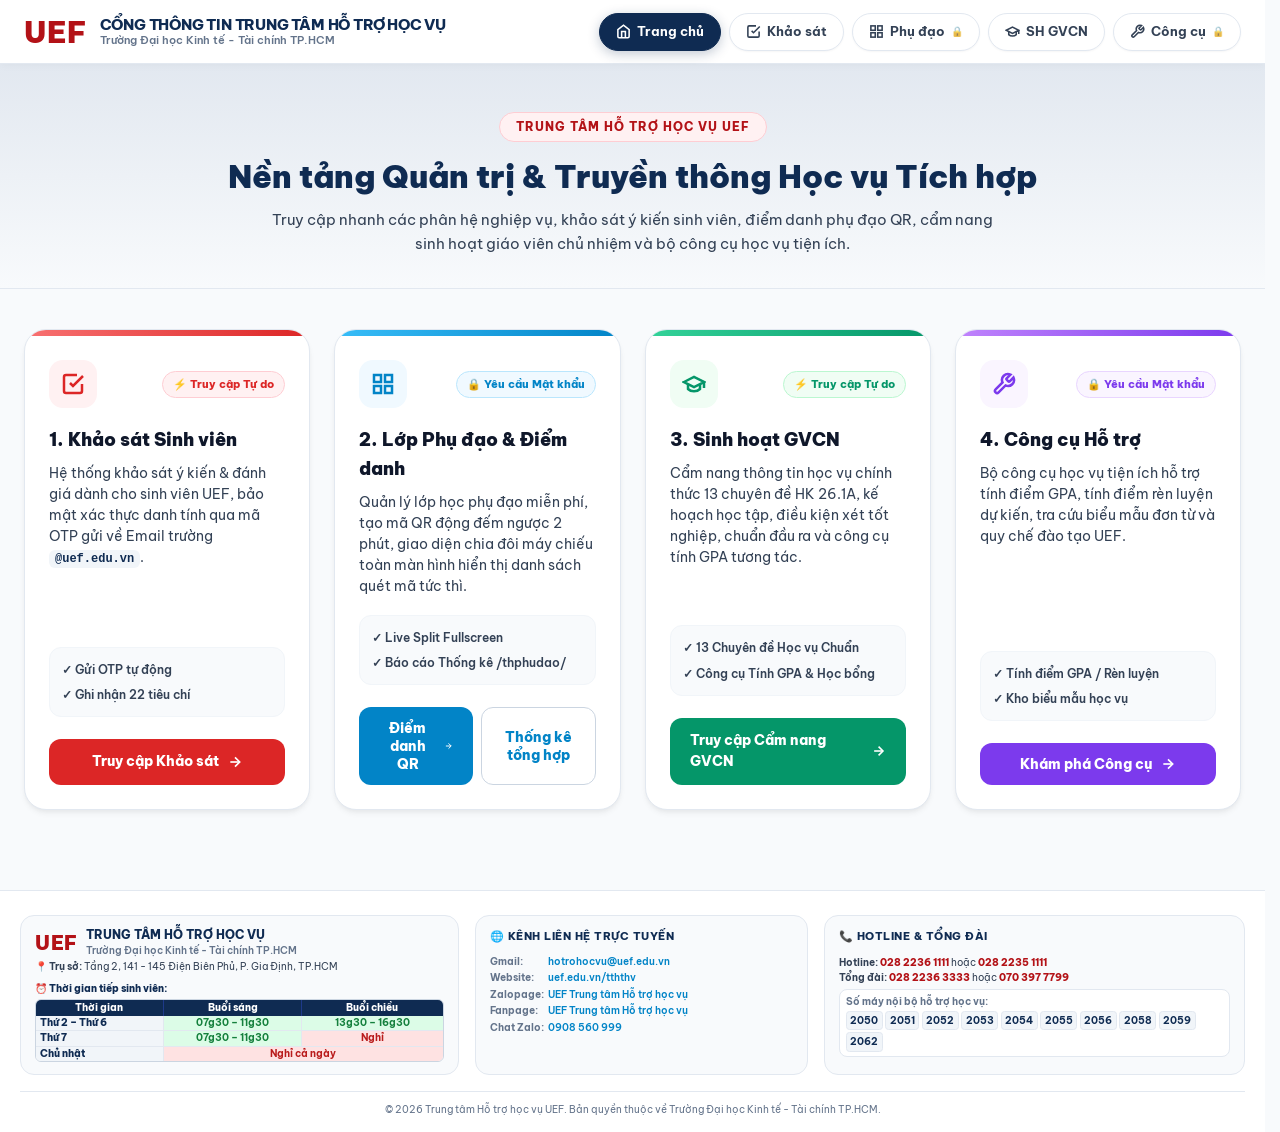
<file: index.html>
<!DOCTYPE html>
<html lang="vi">
<head>
  <meta charset="UTF-8">
  <meta name="viewport" content="width=device-width, initial-scale=1.0">
  <meta http-equiv="Cache-Control" content="no-cache, no-store, must-revalidate">
  <meta http-equiv="Pragma" content="no-cache">
  <meta http-equiv="Expires" content="0">
  <title>Cổng thông tin Trung tâm Hỗ trợ học vụ - UEF</title>
  <link rel="icon" type="image/svg+xml" href="/favicon.svg?v=40.0.0">
  <link rel="alternate icon" type="image/png" href="/favicon.png?v=40.0.0">
  <link rel="shortcut icon" href="/favicon.ico?v=40.0.0">
  <link rel="apple-touch-icon" href="/favicon.png?v=40.0.0">
  <meta name="description" content="Cổng thông tin Trung tâm Hỗ trợ học vụ - Trường Đại học Kinh tế - Tài chính TP.HCM (UEF)">
  <link rel="preconnect" href="https://fonts.googleapis.com">
  <link rel="preconnect" href="https://fonts.gstatic.com" crossorigin>
  <link href="https://fonts.googleapis.com/css2?family=Be+Vietnam+Pro:wght@400;500;600;700;800;900&display=swap" rel="stylesheet">
  <link rel="stylesheet" href="style.css?v=41.0.0">
  <link rel="stylesheet" href="/header.css?v=41.0.0">
  <script src="/header.js?v=41.0.0"></script>
</head>
<body>

    <!-- Static Unified Global Header -->
  <header class="portal-global-header">
    <div class="portal-header-container">
      <a href="/" class="portal-brand-link">
        <span class="portal-uef-logo-text">UEF</span>
        <div class="portal-brand-text-group">
          <h1 class="portal-brand-title">CỔNG THÔNG TIN TRUNG TÂM HỖ TRỢ HỌC VỤ</h1>
          <p class="portal-brand-subtitle">Trường Đại học Kinh tế - Tài chính TP.HCM</p>
        </div>
      </a>

      <nav class="portal-header-nav">
        <a href="/" class="portal-nav-btn active">
          <svg viewBox="0 0 24 24" fill="none" stroke="currentColor" stroke-width="2.5">
            <path d="M3 9l9-7 9 7v11a2 2 0 0 1-2 2H5a2 2 0 0 1-2-2z"></path>
            <polyline points="9 22 9 12 15 12 15 22"></polyline>
          </svg>
          <span>Trang chủ</span>
        </a>

        <!-- Khảo sát: UNLOCKED (FREE ACCESS) -->
        <a href="/khaosat/" class="portal-nav-btn">
          <svg viewBox="0 0 24 24" fill="none" stroke="currentColor" stroke-width="2.5">
            <path d="M9 11l3 3L22 4"></path>
            <path d="M21 12v7a2 2 0 0 1-2 2H5a2 2 0 0 1-2-2V5a2 2 0 0 1 2-2h11"></path>
          </svg>
          <span>Khảo sát</span>
        </a>

        <!-- Phụ đạo: PROTECTED (LOCK 🔒) -->
        <a href="/phudao/" class="portal-nav-btn portal-auth-trigger" data-url="/phudao/" data-title="Lớp Phụ đạo & Điểm danh">
          <svg viewBox="0 0 24 24" fill="none" stroke="currentColor" stroke-width="2.5">
            <rect x="3" y="3" width="7" height="7"></rect>
            <rect x="14" y="3" width="7" height="7"></rect>
            <rect x="14" y="14" width="7" height="7"></rect>
            <rect x="3" y="14" width="7" height="7"></rect>
          </svg>
          <span>Phụ đạo</span>
          <span class="portal-lock-pill">🔒</span>
        </a>

        <!-- SH GVCN: UNLOCKED (FREE ACCESS) -->
        <a href="/shgvcn/" class="portal-nav-btn">
          <svg viewBox="0 0 24 24" fill="none" stroke="currentColor" stroke-width="2.5">
            <path d="M22 10v6M2 10l10-5 10 5-10 5z"></path>
            <path d="M6 12v5c3 3 9 3 12 0v-5"></path>
          </svg>
          <span>SH GVCN</span>
        </a>

        <!-- Công cụ: PROTECTED (LOCK 🔒) -->
        <a href="/congcu/" class="portal-nav-btn portal-auth-trigger" data-url="/congcu/" data-title="Công cụ Hỗ trợ Học vụ">
          <svg viewBox="0 0 24 24" fill="none" stroke="currentColor" stroke-width="2.5">
            <path d="M14.7 6.3a1 1 0 0 0 0 1.4l1.6 1.6a1 1 0 0 0 1.4 0l3.77-3.77a6 6 0 0 1-7.94 7.94l-6.91 6.91a2.12 2.12 0 0 1-3-3l6.91-6.91a6 6 0 0 1 7.94-7.94l-3.76 3.76z"></path>
          </svg>
          <span>Công cụ</span>
          <span class="portal-lock-pill">🔒</span>
        </a>
      </nav>
    </div>
  </header>

  <!-- Hero Section -->
  <section class="portal-hero">
    <div class="hero-container">
      <span class="hero-badge">TRUNG TÂM HỖ TRỢ HỌC VỤ UEF</span>
      <h2 class="hero-title">Nền tảng Quản trị & Truyền thông Học vụ Tích hợp</h2>
      <p class="hero-subtitle">
        Truy cập nhanh các phân hệ nghiệp vụ, khảo sát ý kiến sinh viên, điểm danh phụ đạo QR, cẩm nang sinh hoạt giáo viên chủ nhiệm và bộ công cụ học vụ tiện ích.
      </p>
    </div>
  </section>

  <!-- Main Modules Grid -->
  <main class="portal-main">
    <div class="modules-grid">
      
      <!-- Module 1: Khảo sát sinh viên (Protected) -->
      <article class="module-card card-khaosat">
        <div class="card-accent accent-red"></div>
        <div class="card-body">
          <div class="card-header-area">
            <div class="module-icon icon-red">
              <svg viewBox="0 0 24 24" fill="none" stroke="currentColor" stroke-width="2.5">
                <path d="M9 11l3 3L22 4"></path>
                <path d="M21 12v7a2 2 0 0 1-2 2H5a2 2 0 0 1-2-2V5a2 2 0 0 1 2-2h11"></path>
              </svg>
            </div>
            <span class="module-tag tag-red">⚡ Truy cập Tự do</span>
          </div>

          <h3 class="module-title">1. Khảo sát Sinh viên</h3>
          <p class="module-desc">
            Hệ thống khảo sát ý kiến & đánh giá dành cho sinh viên UEF, bảo mật xác thực danh tính qua mã OTP gửi về Email trường <code>@uef.edu.vn</code>.
          </p>

          <div class="module-features">
            <span class="feature-item">✓ Gửi OTP tự động</span>
            <span class="feature-item">✓ Ghi nhận 22 tiêu chí</span>
          </div>

          <div class="card-actions">
            <a href="/khaosat/" class="portal-btn btn-red"><span>Truy cập Khảo sát</span><svg viewBox="0 0 24 24" fill="none" stroke="currentColor" stroke-width="2.5"><line x1="5" y1="12" x2="19" y2="12"></line><polyline points="12 5 19 12 12 19"></polyline></svg></a>
          </div>
        </div>
      </article>

      <!-- Module 2: Phụ đạo & Điểm danh (Protected) -->
      <article class="module-card card-phudao">
        <div class="card-accent accent-blue"></div>
        <div class="card-body">
          <div class="card-header-area">
            <div class="module-icon icon-blue">
              <svg viewBox="0 0 24 24" fill="none" stroke="currentColor" stroke-width="2.5">
                <rect x="3" y="3" width="7" height="7"></rect>
                <rect x="14" y="3" width="7" height="7"></rect>
                <rect x="14" y="14" width="7" height="7"></rect>
                <rect x="3" y="14" width="7" height="7"></rect>
              </svg>
            </div>
            <span class="module-tag tag-blue">🔒 Yêu cầu Mật khẩu</span>
          </div>

          <h3 class="module-title">2. Lớp Phụ đạo & Điểm danh</h3>
          <p class="module-desc">
            Quản lý lớp học phụ đạo miễn phí, tạo mã QR động đếm ngược 2 phút, giao diện chia đôi máy chiếu toàn màn hình hiển thị danh sách quét mã tức thì.
          </p>

          <div class="module-features">
            <span class="feature-item">✓ Live Split Fullscreen</span>
            <span class="feature-item">✓ Báo cáo Thống kê /thphudao/</span>
          </div>

          <div class="card-actions duo-actions">
            <button type="button" class="portal-btn btn-blue protected-link" data-url="/phudao/" data-module="Lớp Phụ đạo & Điểm danh">
              <span>Điểm danh QR</span>
              <svg viewBox="0 0 24 24" fill="none" stroke="currentColor" stroke-width="2.5">
                <line x1="5" y1="12" x2="19" y2="12"></line>
                <polyline points="12 5 19 12 12 19"></polyline>
              </svg>
            </button>
            <button type="button" class="portal-btn btn-blue-outline protected-link" data-url="/thphudao/" data-module="Thống kê Tổng hợp Phụ đạo">
              <span>Thống kê tổng hợp</span>
            </button>
          </div>
        </div>
      </article>

      <!-- Module 3: Sinh hoạt Giáo viên Chủ nhiệm (Free Access) -->
      <article class="module-card card-shgvcn">
        <div class="card-accent accent-green"></div>
        <div class="card-body">
          <div class="card-header-area">
            <div class="module-icon icon-green">
              <svg viewBox="0 0 24 24" fill="none" stroke="currentColor" stroke-width="2.5">
                <path d="M22 10v6M2 10l10-5 10 5-10 5z"></path>
                <path d="M6 12v5c3 3 9 3 12 0v-5"></path>
              </svg>
            </div>
            <span class="module-tag tag-green">⚡ Truy cập Tự do</span>
          </div>

          <h3 class="module-title">3. Sinh hoạt GVCN</h3>
          <p class="module-desc">
            Cẩm nang thông tin học vụ chính thức 13 chuyên đề HK 26.1A, kế hoạch học tập, điều kiện xét tốt nghiệp, chuẩn đầu ra và công cụ tính GPA tương tác.
          </p>

          <div class="module-features">
            <span class="feature-item">✓ 13 Chuyên đề Học vụ Chuẩn</span>
            <span class="feature-item">✓ Công cụ Tính GPA & Học bổng</span>
          </div>

          <div class="card-actions">
            <a href="/shgvcn/" class="portal-btn btn-green">
              <span>Truy cập Cẩm nang GVCN</span>
              <svg viewBox="0 0 24 24" fill="none" stroke="currentColor" stroke-width="2.5">
                <line x1="5" y1="12" x2="19" y2="12"></line>
                <polyline points="12 5 19 12 12 19"></polyline>
              </svg>
            </a>
          </div>
        </div>
      </article>

      <!-- Module 4: Công cụ Hỗ trợ (Protected) -->
      <article class="module-card card-congcu">
        <div class="card-accent accent-purple"></div>
        <div class="card-body">
          <div class="card-header-area">
            <div class="module-icon icon-purple">
              <svg viewBox="0 0 24 24" fill="none" stroke="currentColor" stroke-width="2.5">
                <path d="M14.7 6.3a1 1 0 0 0 0 1.4l1.6 1.6a1 1 0 0 0 1.4 0l3.77-3.77a6 6 0 0 1-7.94 7.94l-6.91 6.91a2.12 2.12 0 0 1-3-3l6.91-6.91a6 6 0 0 1 7.94-7.94l-3.76 3.76z"></path>
              </svg>
            </div>
            <span class="module-tag tag-purple">🔒 Yêu cầu Mật khẩu</span>
          </div>

          <h3 class="module-title">4. Công cụ Hỗ trợ</h3>
          <p class="module-desc">
            Bộ công cụ học vụ tiện ích hỗ trợ tính điểm GPA, tính điểm rèn luyện dự kiến, tra cứu biểu mẫu đơn từ và quy chế đào tạo UEF.
          </p>

          <div class="module-features">
            <span class="feature-item">✓ Tính điểm GPA / Rèn luyện</span>
            <span class="feature-item">✓ Kho biểu mẫu học vụ</span>
          </div>

          <div class="card-actions">
            <button type="button" class="portal-btn btn-purple protected-link" data-url="/congcu/" data-module="Công cụ Hỗ trợ Học vụ">
              <span>Khám phá Công cụ</span>
              <svg viewBox="0 0 24 24" fill="none" stroke="currentColor" stroke-width="2.5">
                <line x1="5" y1="12" x2="19" y2="12"></line>
                <polyline points="12 5 19 12 12 19"></polyline>
              </svg>
            </button>
          </div>
        </div>
      </article>

    </div>
  </main>

  <!-- Password Security Modal -->
  <div class="password-modal-wrapper" id="passwordModal">
    <div class="modal-backdrop" id="modalBackdrop"></div>
    <div class="modal-card" id="modalCard">
      <button type="button" class="modal-close-btn" id="modalCloseBtn">✕</button>
      
      <div class="modal-header">
        <div class="modal-lock-icon">🔒</div>
        <h3 class="modal-title">Xác thực Quyền truy cập</h3>
        <p class="modal-desc">Vui lòng nhập mật khẩu để truy cập phân hệ <strong id="targetModuleName" style="color:var(--uef-blue-dark);">...</strong></p>
      </div>

      <form id="passwordForm" class="modal-form">
        <div class="input-wrapper">
          <input type="password" id="passwordInput" placeholder="Nhập mật khẩu (9 số 0)..." autocomplete="off" autofocus>
          <button type="button" class="toggle-pwd-btn" id="togglePwdBtn" title="Hiện/ẩn mật khẩu">👁️</button>
        </div>
        
        <div class="error-msg hidden" id="passwordError">
          ⚠️ Mật khẩu không chính xác! Vui lòng nhập đúng <code>000000000</code>.
        </div>

        <button type="submit" class="submit-pwd-btn" id="submitPwdBtn">
          <span>Xác nhận Truy cập</span>
          <svg viewBox="0 0 24 24" fill="none" stroke="currentColor" stroke-width="2.5" style="width:16px; height:16px;">
            <line x1="5" y1="12" x2="19" y2="12"></line>
            <polyline points="12 5 19 12 12 19"></polyline>
          </svg>
        </button>
      </form>
    </div>
  </div>

  <!-- Portal Footer -->
    <!-- Static Unified Global Footer -->
    <!-- Static Unified Global Footer -->
    <!-- Static Unified Global Footer -->
    <!-- Static Unified Global Footer -->
    <!-- Static Unified Global Footer -->
    <!-- Static Unified Global Footer -->
    <!-- Static Unified Global Footer -->
    <!-- Static Unified Global Footer -->
    <!-- Static Unified Global Footer -->
  <footer class="portal-global-footer">
    <div class="portal-footer-container">
      
      <!-- Col 1: Brand & Ultra-compact Table -->
      <div class="portal-footer-col footer-col-brand">
        <div>
          <div class="footer-brand-header">
            <span class="footer-uef-badge">UEF</span>
            <div>
              <h4 class="footer-title">TRUNG TÂM HỖ TRỢ HỌC VỤ</h4>
              <p class="footer-subtitle">Trường Đại học Kinh tế - Tài chính TP.HCM</p>
            </div>
          </div>
          <p class="footer-address">
            📍 <strong>Trụ sở:</strong> Tầng 2, 141 - 145 Điện Biên Phủ, P. Gia Định, TP.HCM
          </p>
        </div>

        <div>
          <div class="working-hours-title">⏰ Thời gian tiếp sinh viên:</div>
          <div style="margin-top: 2px; border-radius: 6px; overflow: hidden; border: 1px solid #cbd5e1; background: #ffffff;">
            <table style="width: 100%; border-collapse: collapse; font-family: inherit; font-size: 9.5px; text-align: center; margin: 0; line-height: 1.1;">
              <thead>
                <tr style="background-color: #0f2b52; color: #ffffff;">
                  <th style="padding: 2.5px 4px; font-weight: 800; font-size: 9.5px; border-right: 1px solid #1e3a8a;">Thời gian</th>
                  <th style="padding: 2.5px 4px; font-weight: 800; font-size: 9.5px; border-right: 1px solid #1e3a8a;">Buổi sáng</th>
                  <th style="padding: 2.5px 4px; font-weight: 800; font-size: 9.5px;">Buổi chiều</th>
                </tr>
              </thead>
              <tbody>
                <tr style="border-bottom: 1px solid #e2e8f0;">
                  <td style="padding: 2px 4px; font-weight: 800; color: #0f2b52; background-color: #f1f5f9; text-align: left; border-right: 1px solid #e2e8f0; font-size: 9.5px; white-space: nowrap;">Thứ 2 – Thứ 6</td>
                  <td style="padding: 2px 4px; font-weight: 700; color: #15803d; background-color: #dcfce7; border-right: 1px solid #e2e8f0; font-size: 9.5px; white-space: nowrap;">07g30 – 11g30</td>
                  <td style="padding: 2px 4px; font-weight: 700; color: #15803d; background-color: #dcfce7; font-size: 9.5px; white-space: nowrap;">13g30 – 16g30</td>
                </tr>
                <tr style="border-bottom: 1px solid #e2e8f0;">
                  <td style="padding: 2px 4px; font-weight: 800; color: #0f2b52; background-color: #f1f5f9; text-align: left; border-right: 1px solid #e2e8f0; font-size: 9.5px; white-space: nowrap;">Thứ 7</td>
                  <td style="padding: 2px 4px; font-weight: 700; color: #15803d; background-color: #dcfce7; border-right: 1px solid #e2e8f0; font-size: 9.5px; white-space: nowrap;">07g30 – 11g30</td>
                  <td style="padding: 2px 4px; font-weight: 700; color: #b91c1c; background-color: #fee2e2; font-size: 9.5px;">Nghỉ</td>
                </tr>
                <tr>
                  <td style="padding: 2px 4px; font-weight: 800; color: #0f2b52; background-color: #f1f5f9; text-align: left; border-right: 1px solid #e2e8f0; font-size: 9.5px; white-space: nowrap;">Chủ nhật</td>
                  <td colspan="2" style="padding: 2px 4px; font-weight: 700; color: #b91c1c; background-color: #fee2e2; font-size: 9.5px;">Nghỉ cả ngày</td>
                </tr>
              </tbody>
            </table>
          </div>
        </div>
      </div>

      <!-- Col 2: Kênh Liên Hệ Trực Tuyến -->
      <div class="portal-footer-col footer-col-online">
        <h5 class="footer-section-title">🌐 Kênh Liên Hệ Trực Tuyến</h5>
        <ul class="footer-links-list">
          <li>
            <span class="link-label">Gmail:</span>
            <a href="mailto:hotrohocvu@uef.edu.vn" class="footer-link">hotrohocvu@uef.edu.vn</a>
          </li>
          <li>
            <span class="link-label">Website:</span>
            <a href="https://www.uef.edu.vn/tththv" target="_blank" rel="noopener" class="footer-link">uef.edu.vn/tththv</a>
          </li>
          <li>
            <span class="link-label">Zalopage:</span>
            <a href="https://zalo.me/2106368086678348926" target="_blank" rel="noopener" class="footer-link">UEF Trung tâm Hỗ trợ học vụ</a>
          </li>
          <li>
            <span class="link-label">Fanpage:</span>
            <a href="https://www.facebook.com/TrungtamHTHV" target="_blank" rel="noopener" class="footer-link">UEF Trung tâm Hỗ trợ học vụ</a>
          </li>
          <li>
            <span class="link-label">Chat Zalo:</span>
            <a href="https://zalo.me/0908560999" target="_blank" rel="noopener" class="footer-link">0908 560 999</a>
          </li>
        </ul>
      </div>

      <!-- Col 3: Hotline & Tổng Đài Nội Bộ -->
      <div class="portal-footer-col footer-col-phones">
        <h5 class="footer-section-title">📞 Hotline & Tổng Đài</h5>
        <div class="footer-phone-block">
          <p><strong>Hotline:</strong> <a href="tel:02822361111">028 2236 1111</a> hoặc <a href="tel:02822351111">028 2235 1111</a></p>
          <p style="margin-top: 2px;"><strong>Tổng đài:</strong> <a href="tel:02822363333">028 2236 3333</a> hoặc <a href="tel:0703977799">070 397 7799</a></p>
          <div class="extension-numbers">
            <span class="ext-label">Số máy nội bộ hỗ trợ học vụ:</span>
            <div class="ext-tags">
              <span>2050</span><span>2051</span><span>2052</span><span>2053</span><span>2054</span><span>2055</span><span>2056</span><span>2058</span><span>2059</span><span>2062</span>
            </div>
          </div>
        </div>
      </div>

    </div>

    <div class="portal-footer-bottom">
      <p>© 2026 Trung tâm Hỗ trợ học vụ UEF. Bản quyền thuộc về Trường Đại học Kinh tế - Tài chính TP.HCM.</p>
    </div>
  </footer>

  <script src="main.js?v=41.0.0"></script>
</body>
</html>
</file>
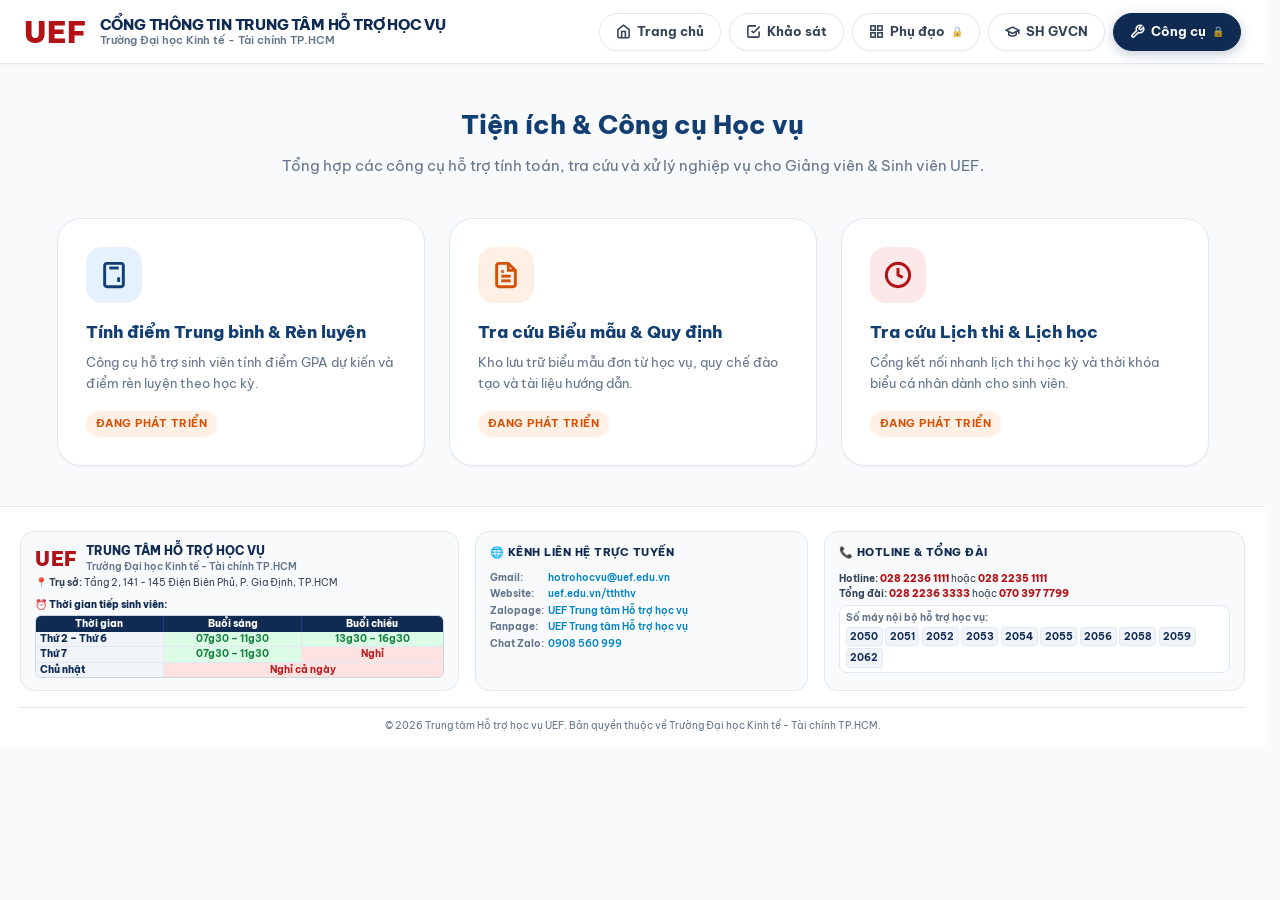
<file: congcu/index.html>
<!DOCTYPE html>
<html lang="vi">
<head>
  <meta charset="UTF-8">
  <meta name="viewport" content="width=device-width, initial-scale=1.0">
  <title>Công cụ Hỗ trợ Học vụ - UEF</title>
  <link rel="icon" type="image/svg+xml" href="/favicon.svg?v=40.0.0">
  <link rel="alternate icon" type="image/png" href="/favicon.png?v=40.0.0">
  <link rel="shortcut icon" href="/favicon.ico?v=40.0.0">
  <link rel="apple-touch-icon" href="/favicon.png?v=40.0.0">
  <link rel="preconnect" href="https://fonts.googleapis.com">
  <link rel="preconnect" href="https://fonts.gstatic.com" crossorigin>
  <link href="https://fonts.googleapis.com/css2?family=Be+Vietnam+Pro:wght@300;400;500;600;700;800&display=swap" rel="stylesheet">
  <link rel="stylesheet" href="style.css?v=41.0.0">
  <link rel="stylesheet" href="/header.css?v=41.0.0">
  <script src="/header.js?v=41.0.0"></script>
</head>
<body>
    <!-- Static Unified Global Header -->
  <header class="portal-global-header">
    <div class="portal-header-container">
      <a href="/" class="portal-brand-link">
        <span class="portal-uef-logo-text">UEF</span>
        <div class="portal-brand-text-group">
          <h1 class="portal-brand-title">CỔNG THÔNG TIN TRUNG TÂM HỖ TRỢ HỌC VỤ</h1>
          <p class="portal-brand-subtitle">Trường Đại học Kinh tế - Tài chính TP.HCM</p>
        </div>
      </a>

      <nav class="portal-header-nav">
        <a href="/" class="portal-nav-btn">
          <svg viewBox="0 0 24 24" fill="none" stroke="currentColor" stroke-width="2.5">
            <path d="M3 9l9-7 9 7v11a2 2 0 0 1-2 2H5a2 2 0 0 1-2-2z"></path>
            <polyline points="9 22 9 12 15 12 15 22"></polyline>
          </svg>
          <span>Trang chủ</span>
        </a>

        <!-- Khảo sát: UNLOCKED (FREE ACCESS) -->
        <a href="/khaosat/" class="portal-nav-btn">
          <svg viewBox="0 0 24 24" fill="none" stroke="currentColor" stroke-width="2.5">
            <path d="M9 11l3 3L22 4"></path>
            <path d="M21 12v7a2 2 0 0 1-2 2H5a2 2 0 0 1-2-2V5a2 2 0 0 1 2-2h11"></path>
          </svg>
          <span>Khảo sát</span>
        </a>

        <!-- Phụ đạo: PROTECTED (LOCK 🔒) -->
        <a href="/phudao/" class="portal-nav-btn portal-auth-trigger" data-url="/phudao/" data-title="Lớp Phụ đạo & Điểm danh">
          <svg viewBox="0 0 24 24" fill="none" stroke="currentColor" stroke-width="2.5">
            <rect x="3" y="3" width="7" height="7"></rect>
            <rect x="14" y="3" width="7" height="7"></rect>
            <rect x="14" y="14" width="7" height="7"></rect>
            <rect x="3" y="14" width="7" height="7"></rect>
          </svg>
          <span>Phụ đạo</span>
          <span class="portal-lock-pill">🔒</span>
        </a>

        <!-- SH GVCN: UNLOCKED (FREE ACCESS) -->
        <a href="/shgvcn/" class="portal-nav-btn">
          <svg viewBox="0 0 24 24" fill="none" stroke="currentColor" stroke-width="2.5">
            <path d="M22 10v6M2 10l10-5 10 5-10 5z"></path>
            <path d="M6 12v5c3 3 9 3 12 0v-5"></path>
          </svg>
          <span>SH GVCN</span>
        </a>

        <!-- Công cụ: PROTECTED (LOCK 🔒) -->
        <a href="/congcu/" class="portal-nav-btn portal-auth-trigger active" data-url="/congcu/" data-title="Công cụ Hỗ trợ Học vụ">
          <svg viewBox="0 0 24 24" fill="none" stroke="currentColor" stroke-width="2.5">
            <path d="M14.7 6.3a1 1 0 0 0 0 1.4l1.6 1.6a1 1 0 0 0 1.4 0l3.77-3.77a6 6 0 0 1-7.94 7.94l-6.91 6.91a2.12 2.12 0 0 1-3-3l6.91-6.91a6 6 0 0 1 7.94-7.94l-3.76 3.76z"></path>
          </svg>
          <span>Công cụ</span>
          <span class="portal-lock-pill">🔒</span>
        </a>
      </nav>
    </div>
  </header>

  <!-- Main Body -->
  <main class="tools-container">
    <div class="tools-hero">
      <h2>Tiện ích & Công cụ Học vụ</h2>
      <p>Tổng hợp các công cụ hỗ trợ tính toán, tra cứu và xử lý nghiệp vụ cho Giảng viên & Sinh viên UEF.</p>
    </div>

    <div class="tools-grid">
      <!-- Tool 1 -->
      <div class="tool-card glass-card">
        <div class="tool-icon" style="background: var(--uef-blue-light); color: var(--uef-blue-dark);">
          <svg viewBox="0 0 24 24" fill="none" stroke="currentColor" stroke-width="2.5" style="width: 28px; height: 28px;">
            <rect x="4" y="2" width="16" height="20" rx="2"></rect>
            <line x1="8" y1="6" x2="16" y2="6"></line>
            <line x1="16" y1="14" x2="16" y2="18"></line>
            <path d="M8 10h.01M12 10h.01M16 10h.01M8 14h.01M12 14h.01M8 18h.01M12 18h.01"></path>
          </svg>
        </div>
        <div class="tool-info">
          <h3>Tính điểm Trung bình & Rèn luyện</h3>
          <p>Công cụ hỗ trợ sinh viên tính điểm GPA dự kiến và điểm rèn luyện theo học kỳ.</p>
          <span class="tool-badge badge-pending">Đang phát triển</span>
        </div>
      </div>

      <!-- Tool 2 -->
      <div class="tool-card glass-card">
        <div class="tool-icon" style="background: var(--uef-orange-light); color: var(--uef-orange-dark);">
          <svg viewBox="0 0 24 24" fill="none" stroke="currentColor" stroke-width="2.5" style="width: 28px; height: 28px;">
            <path d="M14 2H6a2 2 0 0 0-2 2v16a2 2 0 0 0 2 2h12a2 2 0 0 0 2-2V8z"></path>
            <polyline points="14 2 14 8 20 8"></polyline>
            <line x1="16" y1="13" x2="8" y2="13"></line>
            <line x1="16" y1="17" x2="8" y2="17"></line>
            <polyline points="10 9 9 9 8 9"></polyline>
          </svg>
        </div>
        <div class="tool-info">
          <h3>Tra cứu Biểu mẫu & Quy định</h3>
          <p>Kho lưu trữ biểu mẫu đơn từ học vụ, quy chế đào tạo và tài liệu hướng dẫn.</p>
          <span class="tool-badge badge-pending">Đang phát triển</span>
        </div>
      </div>

      <!-- Tool 3 -->
      <div class="tool-card glass-card">
        <div class="tool-icon" style="background: var(--uef-red-light); color: var(--uef-red-dark);">
          <svg viewBox="0 0 24 24" fill="none" stroke="currentColor" stroke-width="2.5" style="width: 28px; height: 28px;">
            <circle cx="12" cy="12" r="10"></circle>
            <polyline points="12 6 12 12 16 14"></polyline>
          </svg>
        </div>
        <div class="tool-info">
          <h3>Tra cứu Lịch thi & Lịch học</h3>
          <p>Cổng kết nối nhanh lịch thi học kỳ và thời khóa biểu cá nhân dành cho sinh viên.</p>
          <span class="tool-badge badge-pending">Đang phát triển</span>
        </div>
      </div>
    </div>
  </main>
  <!-- Static Unified Global Footer -->
    <!-- Static Unified Global Footer -->
    <!-- Static Unified Global Footer -->
    <!-- Static Unified Global Footer -->
    <!-- Static Unified Global Footer -->
    <!-- Static Unified Global Footer -->
    <!-- Static Unified Global Footer -->
    <!-- Static Unified Global Footer -->
    <!-- Static Unified Global Footer -->
  <footer class="portal-global-footer">
    <div class="portal-footer-container">
      
      <!-- Col 1: Brand & Ultra-compact Table -->
      <div class="portal-footer-col footer-col-brand">
        <div>
          <div class="footer-brand-header">
            <span class="footer-uef-badge">UEF</span>
            <div>
              <h4 class="footer-title">TRUNG TÂM HỖ TRỢ HỌC VỤ</h4>
              <p class="footer-subtitle">Trường Đại học Kinh tế - Tài chính TP.HCM</p>
            </div>
          </div>
          <p class="footer-address">
            📍 <strong>Trụ sở:</strong> Tầng 2, 141 - 145 Điện Biên Phủ, P. Gia Định, TP.HCM
          </p>
        </div>

        <div>
          <div class="working-hours-title">⏰ Thời gian tiếp sinh viên:</div>
          <div style="margin-top: 2px; border-radius: 6px; overflow: hidden; border: 1px solid #cbd5e1; background: #ffffff;">
            <table style="width: 100%; border-collapse: collapse; font-family: inherit; font-size: 9.5px; text-align: center; margin: 0; line-height: 1.1;">
              <thead>
                <tr style="background-color: #0f2b52; color: #ffffff;">
                  <th style="padding: 2.5px 4px; font-weight: 800; font-size: 9.5px; border-right: 1px solid #1e3a8a;">Thời gian</th>
                  <th style="padding: 2.5px 4px; font-weight: 800; font-size: 9.5px; border-right: 1px solid #1e3a8a;">Buổi sáng</th>
                  <th style="padding: 2.5px 4px; font-weight: 800; font-size: 9.5px;">Buổi chiều</th>
                </tr>
              </thead>
              <tbody>
                <tr style="border-bottom: 1px solid #e2e8f0;">
                  <td style="padding: 2px 4px; font-weight: 800; color: #0f2b52; background-color: #f1f5f9; text-align: left; border-right: 1px solid #e2e8f0; font-size: 9.5px; white-space: nowrap;">Thứ 2 – Thứ 6</td>
                  <td style="padding: 2px 4px; font-weight: 700; color: #15803d; background-color: #dcfce7; border-right: 1px solid #e2e8f0; font-size: 9.5px; white-space: nowrap;">07g30 – 11g30</td>
                  <td style="padding: 2px 4px; font-weight: 700; color: #15803d; background-color: #dcfce7; font-size: 9.5px; white-space: nowrap;">13g30 – 16g30</td>
                </tr>
                <tr style="border-bottom: 1px solid #e2e8f0;">
                  <td style="padding: 2px 4px; font-weight: 800; color: #0f2b52; background-color: #f1f5f9; text-align: left; border-right: 1px solid #e2e8f0; font-size: 9.5px; white-space: nowrap;">Thứ 7</td>
                  <td style="padding: 2px 4px; font-weight: 700; color: #15803d; background-color: #dcfce7; border-right: 1px solid #e2e8f0; font-size: 9.5px; white-space: nowrap;">07g30 – 11g30</td>
                  <td style="padding: 2px 4px; font-weight: 700; color: #b91c1c; background-color: #fee2e2; font-size: 9.5px;">Nghỉ</td>
                </tr>
                <tr>
                  <td style="padding: 2px 4px; font-weight: 800; color: #0f2b52; background-color: #f1f5f9; text-align: left; border-right: 1px solid #e2e8f0; font-size: 9.5px; white-space: nowrap;">Chủ nhật</td>
                  <td colspan="2" style="padding: 2px 4px; font-weight: 700; color: #b91c1c; background-color: #fee2e2; font-size: 9.5px;">Nghỉ cả ngày</td>
                </tr>
              </tbody>
            </table>
          </div>
        </div>
      </div>

      <!-- Col 2: Kênh Liên Hệ Trực Tuyến -->
      <div class="portal-footer-col footer-col-online">
        <h5 class="footer-section-title">🌐 Kênh Liên Hệ Trực Tuyến</h5>
        <ul class="footer-links-list">
          <li>
            <span class="link-label">Gmail:</span>
            <a href="mailto:hotrohocvu@uef.edu.vn" class="footer-link">hotrohocvu@uef.edu.vn</a>
          </li>
          <li>
            <span class="link-label">Website:</span>
            <a href="https://www.uef.edu.vn/tththv" target="_blank" rel="noopener" class="footer-link">uef.edu.vn/tththv</a>
          </li>
          <li>
            <span class="link-label">Zalopage:</span>
            <a href="https://zalo.me/2106368086678348926" target="_blank" rel="noopener" class="footer-link">UEF Trung tâm Hỗ trợ học vụ</a>
          </li>
          <li>
            <span class="link-label">Fanpage:</span>
            <a href="https://www.facebook.com/TrungtamHTHV" target="_blank" rel="noopener" class="footer-link">UEF Trung tâm Hỗ trợ học vụ</a>
          </li>
          <li>
            <span class="link-label">Chat Zalo:</span>
            <a href="https://zalo.me/0908560999" target="_blank" rel="noopener" class="footer-link">0908 560 999</a>
          </li>
        </ul>
      </div>

      <!-- Col 3: Hotline & Tổng Đài Nội Bộ -->
      <div class="portal-footer-col footer-col-phones">
        <h5 class="footer-section-title">📞 Hotline & Tổng Đài</h5>
        <div class="footer-phone-block">
          <p><strong>Hotline:</strong> <a href="tel:02822361111">028 2236 1111</a> hoặc <a href="tel:02822351111">028 2235 1111</a></p>
          <p style="margin-top: 2px;"><strong>Tổng đài:</strong> <a href="tel:02822363333">028 2236 3333</a> hoặc <a href="tel:0703977799">070 397 7799</a></p>
          <div class="extension-numbers">
            <span class="ext-label">Số máy nội bộ hỗ trợ học vụ:</span>
            <div class="ext-tags">
              <span>2050</span><span>2051</span><span>2052</span><span>2053</span><span>2054</span><span>2055</span><span>2056</span><span>2058</span><span>2059</span><span>2062</span>
            </div>
          </div>
        </div>
      </div>

    </div>

    <div class="portal-footer-bottom">
      <p>© 2026 Trung tâm Hỗ trợ học vụ UEF. Bản quyền thuộc về Trường Đại học Kinh tế - Tài chính TP.HCM.</p>
    </div>
  </footer>
</body>
</html>
</file>
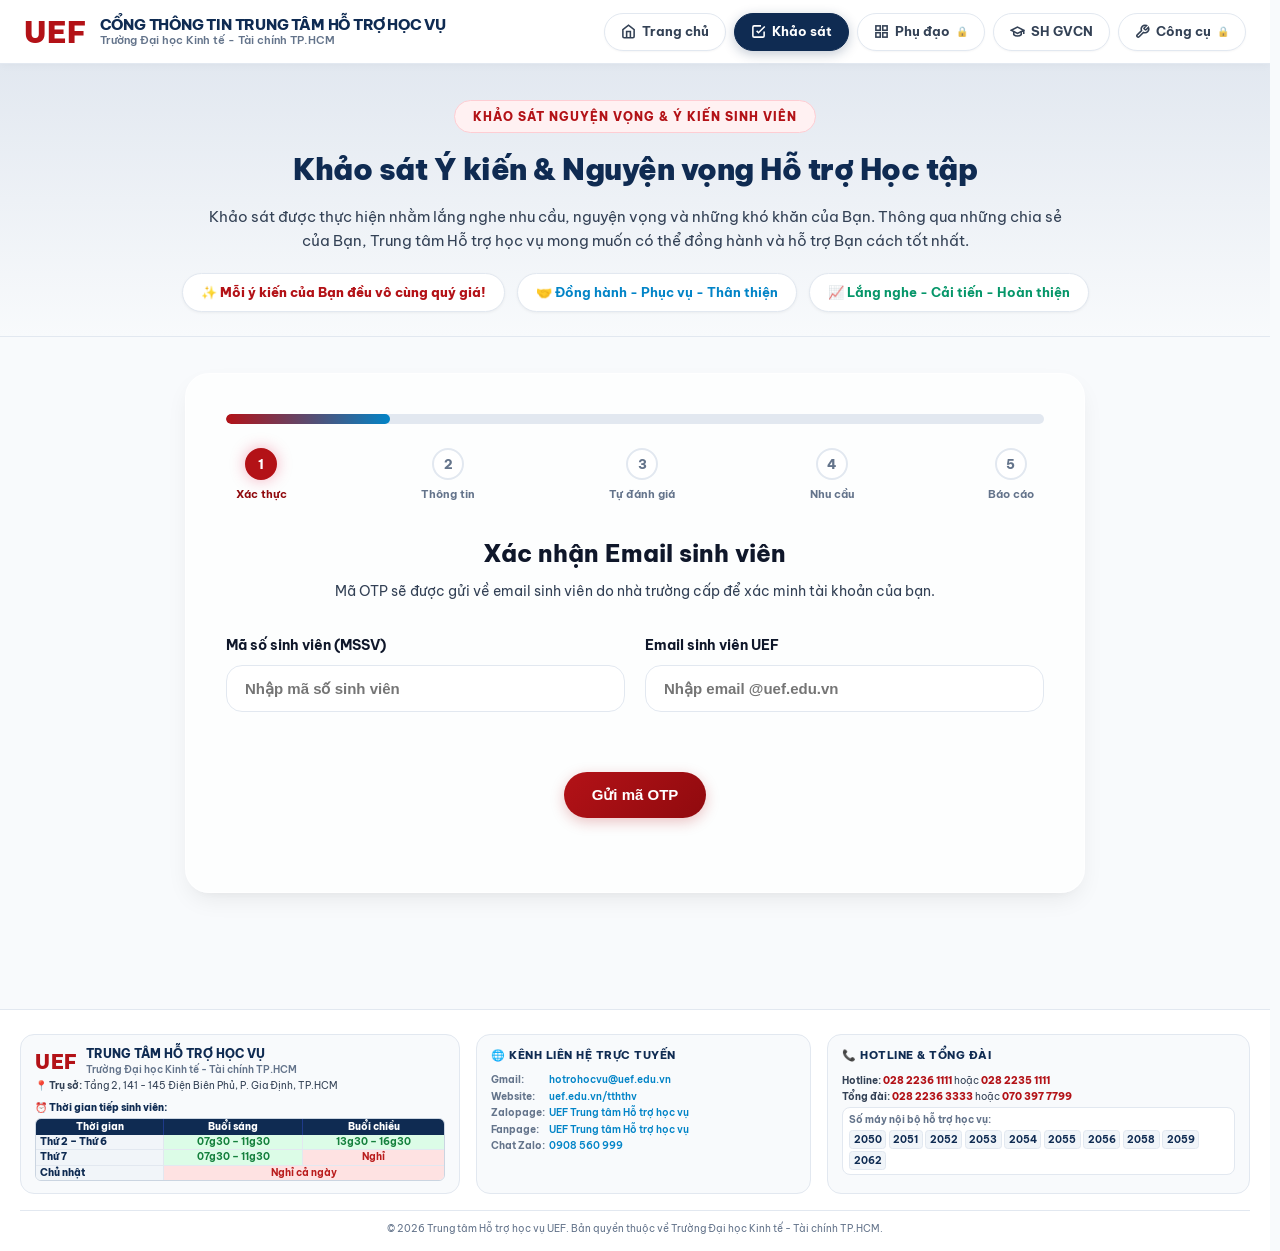
<file: khaosat/index.html>
<!DOCTYPE html>
<html lang="vi">
<head>
  <meta charset="UTF-8" />
  <meta name="viewport" content="width=device-width, initial-scale=1.0" />

  <title>Trung tâm Hỗ trợ học vụ - UEF</title>
  <link rel="icon" type="image/svg+xml" href="/favicon.svg?v=40.0.0">
  <link rel="alternate icon" type="image/png" href="/favicon.png?v=40.0.0">
  <link rel="shortcut icon" href="/favicon.ico?v=40.0.0">
  <link rel="apple-touch-icon" href="/favicon.png?v=40.0.0">
  
  <meta name="description" content="Kênh tiếp nhận nguyện vọng và hỗ trợ học tập dành cho sinh viên Trường Đại học Kinh tế - Tài chính Thành phố Hồ Chí Minh (UEF)" />

  <link rel="preconnect" href="https://fonts.googleapis.com">
  <link rel="preconnect" href="https://fonts.gstatic.com" crossorigin>
  <link href="https://fonts.googleapis.com/css2?family=Be+Vietnam+Pro:wght@300;400;500;600;700;800&display=swap" rel="stylesheet">

  <link rel="stylesheet" href="style.css" />
  <link rel="stylesheet" href="/header.css?v=41.0.0">
  <script src="/header.js?v=41.0.0"></script>
</head>

<body>
  <!-- ===================== HEADER ===================== -->
      <!-- Static Unified Global Header -->
  <header class="portal-global-header">
    <div class="portal-header-container">
      <a href="/" class="portal-brand-link">
        <span class="portal-uef-logo-text">UEF</span>
        <div class="portal-brand-text-group">
          <h1 class="portal-brand-title">CỔNG THÔNG TIN TRUNG TÂM HỖ TRỢ HỌC VỤ</h1>
          <p class="portal-brand-subtitle">Trường Đại học Kinh tế - Tài chính TP.HCM</p>
        </div>
      </a>

      <nav class="portal-header-nav">
        <a href="/" class="portal-nav-btn">
          <svg viewBox="0 0 24 24" fill="none" stroke="currentColor" stroke-width="2.5">
            <path d="M3 9l9-7 9 7v11a2 2 0 0 1-2 2H5a2 2 0 0 1-2-2z"></path>
            <polyline points="9 22 9 12 15 12 15 22"></polyline>
          </svg>
          <span>Trang chủ</span>
        </a>

        <!-- Khảo sát: UNLOCKED (FREE ACCESS) -->
        <a href="/khaosat/" class="portal-nav-btn active">
          <svg viewBox="0 0 24 24" fill="none" stroke="currentColor" stroke-width="2.5">
            <path d="M9 11l3 3L22 4"></path>
            <path d="M21 12v7a2 2 0 0 1-2 2H5a2 2 0 0 1-2-2V5a2 2 0 0 1 2-2h11"></path>
          </svg>
          <span>Khảo sát</span>
        </a>

        <!-- Phụ đạo: PROTECTED (LOCK 🔒) -->
        <a href="/phudao/" class="portal-nav-btn portal-auth-trigger" data-url="/phudao/" data-title="Lớp Phụ đạo & Điểm danh">
          <svg viewBox="0 0 24 24" fill="none" stroke="currentColor" stroke-width="2.5">
            <rect x="3" y="3" width="7" height="7"></rect>
            <rect x="14" y="3" width="7" height="7"></rect>
            <rect x="14" y="14" width="7" height="7"></rect>
            <rect x="3" y="14" width="7" height="7"></rect>
          </svg>
          <span>Phụ đạo</span>
          <span class="portal-lock-pill">🔒</span>
        </a>

        <!-- SH GVCN: UNLOCKED (FREE ACCESS) -->
        <a href="/shgvcn/" class="portal-nav-btn">
          <svg viewBox="0 0 24 24" fill="none" stroke="currentColor" stroke-width="2.5">
            <path d="M22 10v6M2 10l10-5 10 5-10 5z"></path>
            <path d="M6 12v5c3 3 9 3 12 0v-5"></path>
          </svg>
          <span>SH GVCN</span>
        </a>

        <!-- Công cụ: PROTECTED (LOCK 🔒) -->
        <a href="/congcu/" class="portal-nav-btn portal-auth-trigger" data-url="/congcu/" data-title="Công cụ Hỗ trợ Học vụ">
          <svg viewBox="0 0 24 24" fill="none" stroke="currentColor" stroke-width="2.5">
            <path d="M14.7 6.3a1 1 0 0 0 0 1.4l1.6 1.6a1 1 0 0 0 1.4 0l3.77-3.77a6 6 0 0 1-7.94 7.94l-6.91 6.91a2.12 2.12 0 0 1-3-3l6.91-6.91a6 6 0 0 1 7.94-7.94l-3.76 3.76z"></path>
          </svg>
          <span>Công cụ</span>
          <span class="portal-lock-pill">🔒</span>
        </a>
      </nav>
    </div>
  </header>

  <main>
    <!-- ===================== TRANG CHỦ ===================== -->
    <section id="home" class="page active">
      
      <!-- HERO INTRO BANNER DÀN TRẢI TOÀN TRANG -->
      <section class="survey-hero-banner" style="padding: 36px 0 24px 0; background: linear-gradient(180deg, #e2e8f0 0%, #f8fafc 100%); border-bottom: 1px solid #e2e8f0; text-align: center;">
        <div class="container" style="max-width: 1000px; margin: 0 auto; padding: 0 20px;">
          <span class="hero-badge" style="display: inline-block; font-size: 12px; font-weight: 800; letter-spacing: 1px; color: #b31217; background: #fff1f2; padding: 6px 18px; border-radius: 100px; border: 1px solid #fecdd3; margin-bottom: 12px;">
            KHẢO SÁT NGUYỆN VỌNG & Ý KIẾN SINH VIÊN
          </span>
          <h2 style="font-size: 30px; font-weight: 900; color: #0f2b52; margin-bottom: 12px; letter-spacing: -0.5px;">
            Khảo sát Ý kiến & Nguyện vọng Hỗ trợ Học tập
          </h2>
          <p style="font-size: 15px; color: #334155; line-height: 1.6; max-width: 860px; margin: 0 auto 20px auto;">
            Khảo sát được thực hiện nhằm lắng nghe nhu cầu, nguyện vọng và những khó khăn của Bạn. Thông qua những chia sẻ của Bạn, Trung tâm Hỗ trợ học vụ mong muốn có thể đồng hành và hỗ trợ Bạn cách tốt nhất.
          </p>

          <div style="display: flex; justify-content: center; flex-wrap: wrap; gap: 12px;">
            <span style="background: white; border: 1.5px solid #e2e8f0; color: #b31217; padding: 8px 18px; border-radius: 100px; font-size: 13px; font-weight: 800; box-shadow: 0 1px 3px rgba(0,0,0,0.05);">
              ✨ Mỗi ý kiến của Bạn đều vô cùng quý giá!
            </span>
            <span style="background: white; border: 1.5px solid #e2e8f0; color: #0284c7; padding: 8px 18px; border-radius: 100px; font-size: 13px; font-weight: 700; box-shadow: 0 1px 3px rgba(0,0,0,0.05);">
              🤝 Đồng hành - Phục vụ - Thân thiện
            </span>
            <span style="background: white; border: 1.5px solid #e2e8f0; color: #059669; padding: 8px 18px; border-radius: 100px; font-size: 13px; font-weight: 700; box-shadow: 0 1px 3px rgba(0,0,0,0.05);">
              📈 Lắng nghe - Cải tiến - Hoàn thiện
            </span>
          </div>
        </div>
      </section>

      <!-- ===================== KHẢO SÁT CHÍNH ===================== -->
      <section class="container section survey-section" id="survey-section" style="padding-top: 36px;">

        <form id="surveyForm" class="survey-wrapper">
          <!-- Tiến trình khảo sát -->
          <div class="survey-progress-wrap">
            <div class="survey-progress">
              <div class="survey-progress-bar" id="surveyProgressBar"></div>
            </div>
            <div class="survey-step-list">
              <div class="survey-step-indicator active" data-step-indicator="1">
                <div class="step-num">1</div>
                <span>Xác thực</span>
              </div>
              <div class="survey-step-indicator" data-step-indicator="2">
                <div class="step-num">2</div>
                <span>Thông tin</span>
              </div>
              <div class="survey-step-indicator" data-step-indicator="3">
                <div class="step-num">3</div>
                <span>Tự đánh giá</span>
              </div>
              <div class="survey-step-indicator" data-step-indicator="4">
                <div class="step-num">4</div>
                <span>Nhu cầu</span>
              </div>
              <div class="survey-step-indicator" data-step-indicator="5">
                <div class="step-num">5</div>
                <span>Báo cáo</span>
              </div>
            </div>
          </div>

          <!-- BƯỚC 1: XÁC THỰC EMAIL -->
          <div class="survey-step active" data-step="1">
            <h3>Xác nhận Email sinh viên</h3>
            <p class="step-desc">Mã OTP sẽ được gửi về email sinh viên do nhà trường cấp để xác minh tài khoản của bạn.</p>

            <div class="form-grid">
              <div class="form-group">
                <label for="studentId">Mã số sinh viên (MSSV)</label>
                <input id="studentId" name="studentId" type="text" placeholder="Nhập mã số sinh viên" required />
              </div>

              <div class="form-group">
                <label for="studentEmail">Email sinh viên UEF</label>
                <input id="studentEmail" name="studentEmail" type="email" placeholder="Nhập email @uef.edu.vn" required />
              </div>
            </div>

            <div class="survey-actions">
              <button type="button" class="primary-btn" id="sendOtpBtn">Gửi mã OTP</button>
            </div>

            <div id="otpBox" class="otp-box hidden">
              <div class="form-group">
                <label for="otpCode">Mã OTP xác thực</label>
                <input id="otpCode" name="otpCode" type="text" inputmode="numeric" placeholder="Nhập mã OTP gồm 6 chữ số" />
              </div>

              <div class="survey-actions" style="margin-top: 14px;">
                <button type="button" class="primary-btn" id="verifyOtpBtn">Xác minh & Tiếp tục</button>
              </div>
            </div>

            <p id="otpStatus" class="form-status"></p>
          </div>

          <!-- BƯỚC 2: THÔNG TIN CHI TIẾT -->
          <div class="survey-step" data-step="2">
            <h3>Thông tin cá nhân</h3>
            <p class="step-desc">Cung cấp phương thức liên lạc để Trung tâm có thể liên hệ hỗ trợ bạn.</p>

            <div class="form-grid">
              <div class="form-group">
                <label for="fullName">Họ và tên</label>
                <input id="fullName" name="fullName" type="text" placeholder="Nhập họ và tên của bạn" />
              </div>

              <div class="form-group">
                <label for="phoneNumber">Số điện thoại liên hệ</label>
                <input id="phoneNumber" name="phoneNumber" type="tel" placeholder="Nhập số điện thoại di động" />
              </div>
            </div>

            <div class="survey-actions">
              <button type="button" class="secondary-btn" data-prev-step="1">Quay lại</button>
              <button type="button" class="primary-btn" data-next-step="3">Tiếp tục</button>
            </div>
          </div>

          <!-- BƯỚC 3: PHIẾU TỰ ĐÁNH GIÁ (TIẾT GIẢM TEXT - DÙNG HOVER ANIMATED SVGS) -->
          <div class="survey-step" data-step="3">
            <h3>Tự đánh giá Sức khỏe Học tập</h3>
            <p class="step-desc">Hãy tự đánh giá khách quan 5 khía cạnh cốt lõi ảnh hưởng trực tiếp đến kết quả học tập của bạn.</p>

            <!-- Dòng chú thích phương án trả lời bằng Icon Legend 3D -->
            <div class="glass-panel" style="padding: 16px 20px; margin-bottom: 28px; display: flex; justify-content: space-around; align-items: center; flex-wrap: wrap; gap: 12px; border-radius: var(--radius-md);">
              <div style="display: flex; align-items: center; gap: 8px; font-weight: 700; font-size: 13px; color: #d83a56;">
                <svg viewBox="0 0 100 100" style="width:24px;height:24px;overflow:visible;"><defs><radialGradient id="lgSad" cx="35%" cy="30%" r="65%"><stop offset="0%" stop-color="#ff7b90" /><stop offset="50%" stop-color="#e11d48" /><stop offset="100%" stop-color="#880e2f" /></radialGradient><linearGradient id="lgSadH" x1="0" y1="0" x2="0" y2="1"><stop offset="0%" stop-color="white" stop-opacity="0.65" /><stop offset="100%" stop-color="white" stop-opacity="0" /></linearGradient><radialGradient id="lgTear" cx="35%" cy="30%" r="55%"><stop offset="0%" stop-color="#90e0ef" /><stop offset="60%" stop-color="#00b4d8" /><stop offset="100%" stop-color="#0077b6" /></radialGradient></defs><circle cx="50" cy="50" r="45" fill="url(#lgSad)" /><ellipse cx="40" cy="22" rx="16" ry="8" fill="url(#lgSadH)" transform="rotate(-20 40 22)" /><ellipse cx="34" cy="46" rx="5" ry="6" fill="#4a0010" /><ellipse cx="66" cy="46" rx="5" ry="6" fill="#4a0010" /><path d="M26 38 Q34 32 38 39" fill="none" stroke="#4a0010" stroke-width="3" stroke-linecap="round" /><path d="M74 38 Q66 32 62 39" fill="none" stroke="#4a0010" stroke-width="3" stroke-linecap="round" /><path d="M35 72 Q50 58 65 72" fill="none" stroke="#4a0010" stroke-width="5.5" stroke-linecap="round" /><path d="M31 52 C31 52 26 62 26 67 C26 70 28 72 31 72 C34 72 36 70 36 67 C36 62 31 52 31 52 Z" fill="url(#lgTear)" /></svg>
                1. Rất yếu
              </div>
              <div style="display: flex; align-items: center; gap: 8px; font-weight: 700; font-size: 13px; color: #f59e0b;">
                <svg viewBox="0 0 100 100" style="width:24px;height:24px;overflow:visible;"><defs><radialGradient id="lgWorried" cx="35%" cy="30%" r="65%"><stop offset="0%" stop-color="#ffd166" /><stop offset="50%" stop-color="#f59e0b" /><stop offset="100%" stop-color="#9a5a00" /></radialGradient><linearGradient id="lgWorriedH" x1="0" y1="0" x2="0" y2="1"><stop offset="0%" stop-color="white" stop-opacity="0.65" /><stop offset="100%" stop-color="white" stop-opacity="0" /></linearGradient></defs><circle cx="50" cy="50" r="45" fill="url(#lgWorried)" /><ellipse cx="40" cy="22" rx="16" ry="8" fill="url(#lgWorriedH)" transform="rotate(-20 40 22)" /><ellipse cx="35" cy="46" rx="5" ry="6" fill="#4a2a00" /><ellipse cx="65" cy="46" rx="5" ry="6" fill="#4a2a00" /><path d="M26 37 Q35 37 39 34" fill="none" stroke="#4a2a00" stroke-width="3" stroke-linecap="round" /><path d="M74 37 Q65 37 61 34" fill="none" stroke="#4a2a00" stroke-width="3" stroke-linecap="round" /><path d="M38 68 Q50 58 62 68" fill="none" stroke="#4a2a00" stroke-width="4.5" stroke-linecap="round" /></svg>
                2. Yếu
              </div>
              <div style="display: flex; align-items: center; gap: 8px; font-weight: 700; font-size: 13px; color: #3b82f6;">
                <svg viewBox="0 0 100 100" style="width:24px;height:24px;overflow:visible;"><defs><radialGradient id="lgNeutral" cx="35%" cy="30%" r="65%"><stop offset="0%" stop-color="#90caf9" /><stop offset="50%" stop-color="#3b82f6" /><stop offset="100%" stop-color="#0d47a1" /></radialGradient><linearGradient id="lgNeutralH" x1="0" y1="0" x2="0" y2="1"><stop offset="0%" stop-color="white" stop-opacity="0.65" /><stop offset="100%" stop-color="white" stop-opacity="0" /></linearGradient></defs><circle cx="50" cy="50" r="45" fill="url(#lgNeutral)" /><ellipse cx="40" cy="22" rx="16" ry="8" fill="url(#lgNeutralH)" transform="rotate(-20 40 22)" /><circle cx="35" cy="46" r="5" fill="#001d4a" /><circle cx="65" cy="46" r="5" fill="#001d4a" /><line x1="34" y1="65" x2="66" y2="65" stroke="#001d4a" stroke-width="5" stroke-linecap="round" /></svg>
                3. Tạm ổn
              </div>
              <div style="display: flex; align-items: center; gap: 8px; font-weight: 700; font-size: 13px; color: #10b981;">
                <svg viewBox="0 0 100 100" style="width:24px;height:24px;overflow:visible;"><defs><radialGradient id="lgSmile" cx="35%" cy="30%" r="65%"><stop offset="0%" stop-color="#a7f3d0" /><stop offset="50%" stop-color="#10b981" /><stop offset="100%" stop-color="#044e34" /></radialGradient><linearGradient id="lgSmileH" x1="0" y1="0" x2="0" y2="1"><stop offset="0%" stop-color="white" stop-opacity="0.65" /><stop offset="100%" stop-color="white" stop-opacity="0" /></linearGradient></defs><circle cx="50" cy="50" r="45" fill="url(#lgSmile)" /><ellipse cx="40" cy="22" rx="16" ry="8" fill="url(#lgSmileH)" transform="rotate(-20 40 22)" /><path d="M28 46 Q35 38 42 46" fill="none" stroke="#012b1d" stroke-width="4.5" stroke-linecap="round" /><path d="M58 46 Q65 38 72 46" fill="none" stroke="#012b1d" stroke-width="4.5" stroke-linecap="round" /><path d="M34 60 Q50 78 66 60" fill="none" stroke="#012b1d" stroke-width="5" stroke-linecap="round" /></svg>
                4. Tốt
              </div>
              <div style="display: flex; align-items: center; gap: 8px; font-weight: 700; font-size: 13px; color: #e11d48;">
                <svg viewBox="0 0 100 100" style="width:24px;height:24px;overflow:visible;"><defs><radialGradient id="lgExcited" cx="35%" cy="30%" r="65%"><stop offset="0%" stop-color="#ffb3c1" /><stop offset="50%" stop-color="#ff4d6d" /><stop offset="100%" stop-color="#800f2f" /></radialGradient><linearGradient id="lgExcitedH" x1="0" y1="0" x2="0" y2="1"><stop offset="0%" stop-color="white" stop-opacity="0.65" /><stop offset="100%" stop-color="white" stop-opacity="0" /></linearGradient><radialGradient id="lgTongue" cx="50%" cy="50%" r="50%"><stop offset="0%" stop-color="#ff8fa3" /><stop offset="100%" stop-color="#ff4d6d" /></radialGradient></defs><circle cx="50" cy="50" r="45" fill="url(#lgExcited)" /><ellipse cx="40" cy="22" rx="16" ry="8" fill="url(#lgExcitedH)" transform="rotate(-20 40 22)" /><path d="M33 34 L36 41 L43 42 L38 47 L39 54 L33 50 L27 54 L28 47 L23 42 L30 41 Z" fill="#fff" stroke="#ffb703" stroke-width="1" /><path d="M67 34 L70 41 L77 42 L72 47 L73 54 L67 50 L61 54 L62 47 L57 42 L64 41 Z" fill="#fff" stroke="#ffb703" stroke-width="1" /><path d="M30 58 C30 58 35 78 50 78 C65 78 70 58 70 58 Z" fill="#3a0007" /><path d="M40 70 C40 70 45 78 50 78 C55 78 60 70 60 70 C60 70 50 72 40 70 Z" fill="url(#lgTongue)" /></svg>
                5. Rất tốt
              </div>
            </div>

            <div class="assessment-container">
              <!-- Khía cạnh 1 -->
              <div class="assessment-category">
                <div class="category-header">
                  <div class="cat-num">1</div>
                  <h4>Chuyên cần & Kỷ luật (Đi học đầy đủ, đúng tiết, hoàn thành bài tập)</h4>
                </div>
                <div class="assessment-options">
                  <label class="opt-card">
                    <input type="radio" name="disciplineRating" value="1" required />
                    <!-- SVG 1: Sad 3D -->
                    <svg class="emoji-svg" viewBox="0 0 100 100"><defs><radialGradient id="dsSad" cx="35%" cy="30%" r="65%"><stop offset="0%" stop-color="#ff7b90" /><stop offset="50%" stop-color="#e11d48" /><stop offset="100%" stop-color="#880e2f" /></radialGradient><linearGradient id="dsSadH" x1="0" y1="0" x2="0" y2="1"><stop offset="0%" stop-color="white" stop-opacity="0.65" /><stop offset="100%" stop-color="white" stop-opacity="0" /></linearGradient><radialGradient id="dsTear" cx="35%" cy="30%" r="55%"><stop offset="0%" stop-color="#90e0ef" /><stop offset="60%" stop-color="#00b4d8" /><stop offset="100%" stop-color="#0077b6" /></radialGradient></defs><ellipse cx="50" cy="92" rx="35" ry="5" fill="rgba(0,0,0,0.15)" /><circle cx="50" cy="50" r="44" fill="url(#dsSad)" /><ellipse cx="40" cy="22" rx="16" ry="8" fill="url(#dsSadH)" transform="rotate(-20 40 22)" /><ellipse cx="34" cy="46" rx="5" ry="6" fill="#4a0010" /><ellipse cx="66" cy="46" rx="5" ry="6" fill="#4a0010" /><path d="M26 38 Q34 32 38 39" fill="none" stroke="#4a0010" stroke-width="3" stroke-linecap="round" /><path d="M74 38 Q66 32 62 39" fill="none" stroke="#4a0010" stroke-width="3" stroke-linecap="round" /><path d="M35 72 Q50 58 65 72" fill="none" stroke="#4a0010" stroke-width="5.5" stroke-linecap="round" /><path d="M31 52 C31 52 26 62 26 67 C26 70 28 72 31 72 C34 72 36 70 36 67 C36 62 31 52 31 52 Z" fill="url(#dsTear)" /></svg>
                  </label>
                  <label class="opt-card">
                    <input type="radio" name="disciplineRating" value="2" />
                    <!-- SVG 2: Worried 3D -->
                    <svg class="emoji-svg" viewBox="0 0 100 100"><defs><radialGradient id="dsWorried" cx="35%" cy="30%" r="65%"><stop offset="0%" stop-color="#ffd166" /><stop offset="50%" stop-color="#f59e0b" /><stop offset="100%" stop-color="#9a5a00" /></radialGradient><linearGradient id="dsWorriedH" x1="0" y1="0" x2="0" y2="1"><stop offset="0%" stop-color="white" stop-opacity="0.65" /><stop offset="100%" stop-color="white" stop-opacity="0" /></linearGradient></defs><ellipse cx="50" cy="92" rx="35" ry="5" fill="rgba(0,0,0,0.15)" /><circle cx="50" cy="50" r="44" fill="url(#dsWorried)" /><ellipse cx="40" cy="22" rx="16" ry="8" fill="url(#dsWorriedH)" transform="rotate(-20 40 22)" /><ellipse cx="35" cy="46" rx="5" ry="6" fill="#4a2a00" /><ellipse cx="65" cy="46" rx="5" ry="6" fill="#4a2a00" /><path d="M26 37 Q35 37 39 34" fill="none" stroke="#4a2a00" stroke-width="3" stroke-linecap="round" /><path d="M74 37 Q65 37 61 34" fill="none" stroke="#4a2a00" stroke-width="3" stroke-linecap="round" /><path d="M38 68 Q50 58 62 68" fill="none" stroke="#4a2a00" stroke-width="4.5" stroke-linecap="round" /></svg>
                  </label>
                  <label class="opt-card">
                    <input type="radio" name="disciplineRating" value="3" />
                    <!-- SVG 3: Neutral 3D -->
                    <svg class="emoji-svg" viewBox="0 0 100 100"><defs><radialGradient id="dsNeutral" cx="35%" cy="30%" r="65%"><stop offset="0%" stop-color="#90caf9" /><stop offset="50%" stop-color="#3b82f6" /><stop offset="100%" stop-color="#0d47a1" /></radialGradient><linearGradient id="dsNeutralH" x1="0" y1="0" x2="0" y2="1"><stop offset="0%" stop-color="white" stop-opacity="0.65" /><stop offset="100%" stop-color="white" stop-opacity="0" /></linearGradient></defs><ellipse cx="50" cy="92" rx="35" ry="5" fill="rgba(0,0,0,0.15)" /><circle cx="50" cy="50" r="44" fill="url(#dsNeutral)" /><ellipse cx="40" cy="22" rx="16" ry="8" fill="url(#dsNeutralH)" transform="rotate(-20 40 22)" /><circle cx="35" cy="46" r="5" fill="#001d4a" /><circle cx="65" cy="46" r="5" fill="#001d4a" /><line x1="34" y1="65" x2="66" y2="65" stroke="#001d4a" stroke-width="5" stroke-linecap="round" /></svg>
                  </label>
                  <label class="opt-card">
                    <input type="radio" name="disciplineRating" value="4" />
                    <!-- SVG 4: Smile 3D -->
                    <svg class="emoji-svg" viewBox="0 0 100 100"><defs><radialGradient id="dsSmile" cx="35%" cy="30%" r="65%"><stop offset="0%" stop-color="#a7f3d0" /><stop offset="50%" stop-color="#10b981" /><stop offset="100%" stop-color="#044e34" /></radialGradient><linearGradient id="dsSmileH" x1="0" y1="0" x2="0" y2="1"><stop offset="0%" stop-color="white" stop-opacity="0.65" /><stop offset="100%" stop-color="white" stop-opacity="0" /></linearGradient></defs><ellipse cx="50" cy="92" rx="35" ry="5" fill="rgba(0,0,0,0.15)" /><circle cx="50" cy="50" r="44" fill="url(#dsSmile)" /><ellipse cx="40" cy="22" rx="16" ry="8" fill="url(#dsSmileH)" transform="rotate(-20 40 22)" /><path d="M28 46 Q35 38 42 46" fill="none" stroke="#012b1d" stroke-width="4.5" stroke-linecap="round" /><path d="M58 46 Q65 38 72 46" fill="none" stroke="#012b1d" stroke-width="4.5" stroke-linecap="round" /><path d="M34 60 Q50 78 66 60" fill="none" stroke="#012b1d" stroke-width="5" stroke-linecap="round" /></svg>
                  </label>
                  <label class="opt-card">
                    <input type="radio" name="disciplineRating" value="5" />
                    <!-- SVG 5: Excited 3D -->
                    <svg class="emoji-svg" viewBox="0 0 100 100"><defs><radialGradient id="dsExcited" cx="35%" cy="30%" r="65%"><stop offset="0%" stop-color="#ffb3c1" /><stop offset="50%" stop-color="#ff4d6d" /><stop offset="100%" stop-color="#800f2f" /></radialGradient><linearGradient id="dsExcitedH" x1="0" y1="0" x2="0" y2="1"><stop offset="0%" stop-color="white" stop-opacity="0.65" /><stop offset="100%" stop-color="white" stop-opacity="0" /></linearGradient><radialGradient id="dsTongue" cx="50%" cy="50%" r="50%"><stop offset="0%" stop-color="#ff8fa3" /><stop offset="100%" stop-color="#ff4d6d" /></radialGradient></defs><ellipse cx="50" cy="92" rx="35" ry="5" fill="rgba(0,0,0,0.15)" /><circle cx="50" cy="50" r="44" fill="url(#dsExcited)" /><ellipse cx="40" cy="22" rx="16" ry="8" fill="url(#dsExcitedH)" transform="rotate(-20 40 22)" /><path d="M33 34 L36 41 L43 42 L38 47 L39 54 L33 50 L27 54 L28 47 L23 42 L30 41 Z" fill="#fff" stroke="#ffb703" stroke-width="1.5" /><path d="M67 34 L70 41 L77 42 L72 47 L73 54 L67 50 L61 54 L62 47 L57 42 L64 41 Z" fill="#fff" stroke="#ffb703" stroke-width="1.5" /><path d="M30 58 C30 58 35 78 50 78 C65 78 70 58 70 58 Z" fill="#3a0007" /><path d="M40 70 C40 70 45 78 50 78 C55 78 60 70 60 70 C60 70 50 72 40 70 Z" fill="url(#lgTongue)" /></svg>
                  </label>
                </div>
                <!-- Checkbox cần hỗ trợ ngay -->
                <div style="margin-top: 12px; display: flex; justify-content: flex-end;">
                  <label class="need-support-label">
                    <input type="checkbox" name="needSupportDiscipline" value="yes" />
                    <span>Em cần hỗ trợ về vấn đề Chuyên cần & Kỷ luật ngay</span>
                  </label>
                </div>
              </div>

              <!-- Khía cạnh 2 -->
              <div class="assessment-category">
                <div class="category-header">
                  <div class="cat-num">2</div>
                  <h4>Phương pháp học tập (Xem bài trước, ghi chép và chủ động ôn tập)</h4>
                </div>
                <div class="assessment-options">
                  <label class="opt-card">
                    <input type="radio" name="methodRating" value="1" required />
                    <!-- SVG 1: Sad 3D -->
                    <svg class="emoji-svg" viewBox="0 0 100 100"><defs><radialGradient id="mtSad" cx="35%" cy="30%" r="65%"><stop offset="0%" stop-color="#ff7b90" /><stop offset="50%" stop-color="#e11d48" /><stop offset="100%" stop-color="#880e2f" /></radialGradient><linearGradient id="mtSadH" x1="0" y1="0" x2="0" y2="1"><stop offset="0%" stop-color="white" stop-opacity="0.65" /><stop offset="100%" stop-color="white" stop-opacity="0" /></linearGradient><radialGradient id="mtTear" cx="35%" cy="30%" r="55%"><stop offset="0%" stop-color="#90e0ef" /><stop offset="60%" stop-color="#00b4d8" /><stop offset="100%" stop-color="#0077b6" /></radialGradient></defs><ellipse cx="50" cy="92" rx="35" ry="5" fill="rgba(0,0,0,0.15)" /><circle cx="50" cy="50" r="44" fill="url(#mtSad)" /><ellipse cx="40" cy="22" rx="16" ry="8" fill="url(#mtSadH)" transform="rotate(-20 40 22)" /><ellipse cx="34" cy="46" rx="5" ry="6" fill="#4a0010" /><ellipse cx="66" cy="46" rx="5" ry="6" fill="#4a0010" /><path d="M26 38 Q34 32 38 39" fill="none" stroke="#4a0010" stroke-width="3" stroke-linecap="round" /><path d="M74 38 Q66 32 62 39" fill="none" stroke="#4a0010" stroke-width="3" stroke-linecap="round" /><path d="M35 72 Q50 58 65 72" fill="none" stroke="#4a0010" stroke-width="5.5" stroke-linecap="round" /><path d="M31 52 C31 52 26 62 26 67 C26 70 28 72 31 72 C34 72 36 70 36 67 C36 62 31 52 31 52 Z" fill="url(#mtTear)" /></svg>
                  </label>
                  <label class="opt-card">
                    <input type="radio" name="methodRating" value="2" />
                    <!-- SVG 2: Worried 3D -->
                    <svg class="emoji-svg" viewBox="0 0 100 100"><defs><radialGradient id="mtWorried" cx="35%" cy="30%" r="65%"><stop offset="0%" stop-color="#ffd166" /><stop offset="50%" stop-color="#f59e0b" /><stop offset="100%" stop-color="#9a5a00" /></radialGradient><linearGradient id="mtWorriedH" x1="0" y1="0" x2="0" y2="1"><stop offset="0%" stop-color="white" stop-opacity="0.65" /><stop offset="100%" stop-color="white" stop-opacity="0" /></linearGradient></defs><ellipse cx="50" cy="92" rx="35" ry="5" fill="rgba(0,0,0,0.15)" /><circle cx="50" cy="50" r="44" fill="url(#mtWorried)" /><ellipse cx="40" cy="22" rx="16" ry="8" fill="url(#mtWorriedH)" transform="rotate(-20 40 22)" /><ellipse cx="35" cy="46" rx="5" ry="6" fill="#4a2a00" /><ellipse cx="65" cy="46" rx="5" ry="6" fill="#4a2a00" /><path d="M26 37 Q35 37 39 34" fill="none" stroke="#4a2a00" stroke-width="3" stroke-linecap="round" /><path d="M74 37 Q65 37 61 34" fill="none" stroke="#4a2a00" stroke-width="3" stroke-linecap="round" /><path d="M38 68 Q50 58 62 68" fill="none" stroke="#4a2a00" stroke-width="4.5" stroke-linecap="round" /></svg>
                  </label>
                  <label class="opt-card">
                    <input type="radio" name="methodRating" value="3" />
                    <!-- SVG 3: Neutral 3D -->
                    <svg class="emoji-svg" viewBox="0 0 100 100"><defs><radialGradient id="mtNeutral" cx="35%" cy="30%" r="65%"><stop offset="0%" stop-color="#90caf9" /><stop offset="50%" stop-color="#3b82f6" /><stop offset="100%" stop-color="#0d47a1" /></radialGradient><linearGradient id="mtNeutralH" x1="0" y1="0" x2="0" y2="1"><stop offset="0%" stop-color="white" stop-opacity="0.65" /><stop offset="100%" stop-color="white" stop-opacity="0" /></linearGradient></defs><ellipse cx="50" cy="92" rx="35" ry="5" fill="rgba(0,0,0,0.15)" /><circle cx="50" cy="50" r="44" fill="url(#mtNeutral)" /><ellipse cx="40" cy="22" rx="16" ry="8" fill="url(#mtNeutralH)" transform="rotate(-20 40 22)" /><circle cx="35" cy="46" r="5" fill="#001d4a" /><circle cx="65" cy="46" r="5" fill="#001d4a" /><line x1="34" y1="65" x2="66" y2="65" stroke="#001d4a" stroke-width="5" stroke-linecap="round" /></svg>
                  </label>
                  <label class="opt-card">
                    <input type="radio" name="methodRating" value="4" />
                    <!-- SVG 4: Smile 3D -->
                    <svg class="emoji-svg" viewBox="0 0 100 100"><defs><radialGradient id="mtSmile" cx="35%" cy="30%" r="65%"><stop offset="0%" stop-color="#a7f3d0" /><stop offset="50%" stop-color="#10b981" /><stop offset="100%" stop-color="#044e34" /></radialGradient><linearGradient id="mtSmileH" x1="0" y1="0" x2="0" y2="1"><stop offset="0%" stop-color="white" stop-opacity="0.65" /><stop offset="100%" stop-color="white" stop-opacity="0" /></linearGradient></defs><ellipse cx="50" cy="92" rx="35" ry="5" fill="rgba(0,0,0,0.15)" /><circle cx="50" cy="50" r="44" fill="url(#mtSmile)" /><ellipse cx="40" cy="22" rx="16" ry="8" fill="url(#mtSmileH)" transform="rotate(-20 40 22)" /><path d="M28 46 Q35 38 42 46" fill="none" stroke="#012b1d" stroke-width="4.5" stroke-linecap="round" /><path d="M58 46 Q65 38 72 46" fill="none" stroke="#012b1d" stroke-width="4.5" stroke-linecap="round" /><path d="M34 60 Q50 78 66 60" fill="none" stroke="#012b1d" stroke-width="5" stroke-linecap="round" /></svg>
                  </label>
                  <label class="opt-card">
                    <input type="radio" name="methodRating" value="5" />
                    <!-- SVG 5: Excited 3D -->
                    <svg class="emoji-svg" viewBox="0 0 100 100"><defs><radialGradient id="mtExcited" cx="35%" cy="30%" r="65%"><stop offset="0%" stop-color="#ffb3c1" /><stop offset="50%" stop-color="#ff4d6d" /><stop offset="100%" stop-color="#800f2f" /></radialGradient><linearGradient id="mtExcitedH" x1="0" y1="0" x2="0" y2="1"><stop offset="0%" stop-color="white" stop-opacity="0.65" /><stop offset="100%" stop-color="white" stop-opacity="0" /></linearGradient><radialGradient id="mtTongue" cx="50%" cy="50%" r="50%"><stop offset="0%" stop-color="#ff8fa3" /><stop offset="100%" stop-color="#ff4d6d" /></radialGradient></defs><ellipse cx="50" cy="92" rx="35" ry="5" fill="rgba(0,0,0,0.15)" /><circle cx="50" cy="50" r="44" fill="url(#mtExcited)" /><ellipse cx="40" cy="22" rx="16" ry="8" fill="url(#mtExcitedH)" transform="rotate(-20 40 22)" /><path d="M33 34 L36 41 L43 42 L38 47 L39 54 L33 50 L27 54 L28 47 L23 42 L30 41 Z" fill="#fff" stroke="#ffb703" stroke-width="1.5" /><path d="M67 34 L70 41 L77 42 L72 47 L73 54 L67 50 L61 54 L62 47 L57 42 L64 41 Z" fill="#fff" stroke="#ffb703" stroke-width="1.5" /><path d="M30 58 C30 58 35 78 50 78 C65 78 70 58 70 58 Z" fill="#3a0007" /><path d="M40 70 C40 70 45 78 50 78 C55 78 60 70 60 70 C60 70 50 72 40 70 Z" fill="url(#mtTongue)" /></svg>
                  </label>
                </div>
                <!-- Checkbox cần hỗ trợ ngay -->
                <div style="margin-top: 12px; display: flex; justify-content: flex-end;">
                  <label class="need-support-label">
                    <input type="checkbox" name="needSupportMethod" value="yes" />
                    <span>Em cần hỗ trợ về vấn đề Phương pháp học tập ngay</span>
                  </label>
                </div>
              </div>

              <!-- Khía cạnh 3 -->
              <div class="assessment-category">
                <div class="category-header">
                  <div class="cat-num">3</div>
                  <h4>Động lực & Mục tiêu (Tin vào bản thân, có định hướng học tập rõ ràng)</h4>
                </div>
                <div class="assessment-options">
                  <label class="opt-card">
                    <input type="radio" name="motivationRating" value="1" required />
                    <!-- SVG 1: Sad 3D -->
                    <svg class="emoji-svg" viewBox="0 0 100 100"><defs><radialGradient id="mvSad" cx="35%" cy="30%" r="65%"><stop offset="0%" stop-color="#ff7b90" /><stop offset="50%" stop-color="#e11d48" /><stop offset="100%" stop-color="#880e2f" /></radialGradient><linearGradient id="mvSadH" x1="0" y1="0" x2="0" y2="1"><stop offset="0%" stop-color="white" stop-opacity="0.65" /><stop offset="100%" stop-color="white" stop-opacity="0" /></linearGradient><radialGradient id="mvTear" cx="35%" cy="30%" r="55%"><stop offset="0%" stop-color="#90e0ef" /><stop offset="60%" stop-color="#00b4d8" /><stop offset="100%" stop-color="#0077b6" /></radialGradient></defs><ellipse cx="50" cy="92" rx="35" ry="5" fill="rgba(0,0,0,0.15)" /><circle cx="50" cy="50" r="44" fill="url(#mvSad)" /><ellipse cx="40" cy="22" rx="16" ry="8" fill="url(#mvSadH)" transform="rotate(-20 40 22)" /><ellipse cx="34" cy="46" rx="5" ry="6" fill="#4a0010" /><ellipse cx="66" cy="46" rx="5" ry="6" fill="#4a0010" /><path d="M26 38 Q34 32 38 39" fill="none" stroke="#4a0010" stroke-width="3" stroke-linecap="round" /><path d="M74 38 Q66 32 62 39" fill="none" stroke="#4a0010" stroke-width="3" stroke-linecap="round" /><path d="M35 72 Q50 58 65 72" fill="none" stroke="#4a0010" stroke-width="5.5" stroke-linecap="round" /><path d="M31 52 C31 52 26 62 26 67 C26 70 28 72 31 72 C34 72 36 70 36 67 C36 62 31 52 31 52 Z" fill="url(#mvTear)" /></svg>
                  </label>
                  <label class="opt-card">
                    <input type="radio" name="motivationRating" value="2" />
                    <!-- SVG 2: Worried 3D -->
                    <svg class="emoji-svg" viewBox="0 0 100 100"><defs><radialGradient id="mvWorried" cx="35%" cy="30%" r="65%"><stop offset="0%" stop-color="#ffd166" /><stop offset="50%" stop-color="#f59e0b" /><stop offset="100%" stop-color="#9a5a00" /></radialGradient><linearGradient id="mvWorriedH" x1="0" y1="0" x2="0" y2="1"><stop offset="0%" stop-color="white" stop-opacity="0.65" /><stop offset="100%" stop-color="white" stop-opacity="0" /></linearGradient></defs><ellipse cx="50" cy="92" rx="35" ry="5" fill="rgba(0,0,0,0.15)" /><circle cx="50" cy="50" r="44" fill="url(#mvWorried)" /><ellipse cx="40" cy="22" rx="16" ry="8" fill="url(#mvWorriedH)" transform="rotate(-20 40 22)" /><ellipse cx="35" cy="46" rx="5" ry="6" fill="#4a2a00" /><ellipse cx="65" cy="46" rx="5" ry="6" fill="#4a2a00" /><path d="M26 37 Q35 37 39 34" fill="none" stroke="#4a2a00" stroke-width="3" stroke-linecap="round" /><path d="M74 37 Q65 37 61 34" fill="none" stroke="#4a2a00" stroke-width="3" stroke-linecap="round" /><path d="M38 68 Q50 58 62 68" fill="none" stroke="#4a2a00" stroke-width="4.5" stroke-linecap="round" /></svg>
                  </label>
                  <label class="opt-card">
                    <input type="radio" name="motivationRating" value="3" />
                    <!-- SVG 3: Neutral 3D -->
                    <svg class="emoji-svg" viewBox="0 0 100 100"><defs><radialGradient id="mvNeutral" cx="35%" cy="30%" r="65%"><stop offset="0%" stop-color="#90caf9" /><stop offset="50%" stop-color="#3b82f6" /><stop offset="100%" stop-color="#0d47a1" /></radialGradient><linearGradient id="mvNeutralH" x1="0" y1="0" x2="0" y2="1"><stop offset="0%" stop-color="white" stop-opacity="0.65" /><stop offset="100%" stop-color="white" stop-opacity="0" /></linearGradient></defs><ellipse cx="50" cy="92" rx="35" ry="5" fill="rgba(0,0,0,0.15)" /><circle cx="50" cy="50" r="44" fill="url(#mvNeutral)" /><ellipse cx="40" cy="22" rx="16" ry="8" fill="url(#mvNeutralH)" transform="rotate(-20 40 22)" /><circle cx="35" cy="46" r="5" fill="#001d4a" /><circle cx="65" cy="46" r="5" fill="#001d4a" /><line x1="34" y1="65" x2="66" y2="65" stroke="#001d4a" stroke-width="5" stroke-linecap="round" /></svg>
                  </label>
                  <label class="opt-card">
                    <input type="radio" name="motivationRating" value="4" />
                    <!-- SVG 4: Smile 3D -->
                    <svg class="emoji-svg" viewBox="0 0 100 100"><defs><radialGradient id="mvSmile" cx="35%" cy="30%" r="65%"><stop offset="0%" stop-color="#a7f3d0" /><stop offset="50%" stop-color="#10b981" /><stop offset="100%" stop-color="#044e34" /></radialGradient><linearGradient id="mvSmileH" x1="0" y1="0" x2="0" y2="1"><stop offset="0%" stop-color="white" stop-opacity="0.65" /><stop offset="100%" stop-color="white" stop-opacity="0" /></linearGradient></defs><ellipse cx="50" cy="92" rx="35" ry="5" fill="rgba(0,0,0,0.15)" /><circle cx="50" cy="50" r="44" fill="url(#mvSmile)" /><ellipse cx="40" cy="22" rx="16" ry="8" fill="url(#mvSmileH)" transform="rotate(-20 40 22)" /><path d="M28 46 Q35 38 42 46" fill="none" stroke="#012b1d" stroke-width="4.5" stroke-linecap="round" /><path d="M58 46 Q65 38 72 46" fill="none" stroke="#012b1d" stroke-width="4.5" stroke-linecap="round" /><path d="M34 60 Q50 78 66 60" fill="none" stroke="#012b1d" stroke-width="5" stroke-linecap="round" /></svg>
                  </label>
                  <label class="opt-card">
                    <input type="radio" name="motivationRating" value="5" />
                    <!-- SVG 5: Excited 3D -->
                    <svg class="emoji-svg" viewBox="0 0 100 100"><defs><radialGradient id="mvExcited" cx="35%" cy="30%" r="65%"><stop offset="0%" stop-color="#ffb3c1" /><stop offset="50%" stop-color="#ff4d6d" /><stop offset="100%" stop-color="#800f2f" /></radialGradient><linearGradient id="mvExcitedH" x1="0" y1="0" x2="0" y2="1"><stop offset="0%" stop-color="white" stop-opacity="0.65" /><stop offset="100%" stop-color="white" stop-opacity="0" /></linearGradient><radialGradient id="mvTongue" cx="50%" cy="50%" r="50%"><stop offset="0%" stop-color="#ff8fa3" /><stop offset="100%" stop-color="#ff4d6d" /></radialGradient></defs><ellipse cx="50" cy="92" rx="35" ry="5" fill="rgba(0,0,0,0.15)" /><circle cx="50" cy="50" r="44" fill="url(#mvExcited)" /><ellipse cx="40" cy="22" rx="16" ry="8" fill="url(#mvExcitedH)" transform="rotate(-20 40 22)" /><path d="M33 34 L36 41 L43 42 L38 47 L39 54 L33 50 L27 54 L28 47 L23 42 L30 41 Z" fill="#fff" stroke="#ffb703" stroke-width="1.5" /><path d="M67 34 L70 41 L77 42 L72 47 L73 54 L67 50 L61 54 L62 47 L57 42 L64 41 Z" fill="#fff" stroke="#ffb703" stroke-width="1.5" /><path d="M30 58 C30 58 35 78 50 78 C65 78 70 58 70 58 Z" fill="#3a0007" /><path d="M40 70 C40 70 45 78 50 78 C55 78 60 70 60 70 C60 70 50 72 40 70 Z" fill="url(#mtTongue)" /></svg>
                  </label>
                </div>
                <!-- Checkbox cần hỗ trợ ngay -->
                <div style="margin-top: 12px; display: flex; justify-content: flex-end;">
                  <label class="need-support-label">
                    <input type="checkbox" name="needSupportMotivation" value="yes" />
                    <span>Em cần hỗ trợ về vấn đề Động lực học tập ngay</span>
                  </label>
                </div>
              </div>

              <!-- Khía cạnh 4 -->
              <div class="assessment-category">
                <div class="category-header">
                  <div class="cat-num">4</div>
                  <h4>Cân bằng cuộc sống & Tinh thần (Giấc ngủ, sức khỏe, kiểm soát stress)</h4>
                </div>
                <div class="assessment-options">
                  <label class="opt-card">
                    <input type="radio" name="wellbeingRating" value="1" required />
                    <!-- SVG 1: Sad 3D -->
                    <svg class="emoji-svg" viewBox="0 0 100 100"><defs><radialGradient id="wbSad" cx="35%" cy="30%" r="65%"><stop offset="0%" stop-color="#ff7b90" /><stop offset="50%" stop-color="#e11d48" /><stop offset="100%" stop-color="#880e2f" /></radialGradient><linearGradient id="wbSadH" x1="0" y1="0" x2="0" y2="1"><stop offset="0%" stop-color="white" stop-opacity="0.65" /><stop offset="100%" stop-color="white" stop-opacity="0" /></linearGradient><radialGradient id="wbTear" cx="35%" cy="30%" r="55%"><stop offset="0%" stop-color="#90e0ef" /><stop offset="60%" stop-color="#00b4d8" /><stop offset="100%" stop-color="#0077b6" /></radialGradient></defs><ellipse cx="50" cy="92" rx="35" ry="5" fill="rgba(0,0,0,0.15)" /><circle cx="50" cy="50" r="44" fill="url(#wbSad)" /><ellipse cx="40" cy="22" rx="16" ry="8" fill="url(#wbSadH)" transform="rotate(-20 40 22)" /><ellipse cx="34" cy="46" rx="5" ry="6" fill="#4a0010" /><ellipse cx="66" cy="46" rx="5" ry="6" fill="#4a0010" /><path d="M26 38 Q34 32 38 39" fill="none" stroke="#4a0010" stroke-width="3" stroke-linecap="round" /><path d="M74 38 Q66 32 62 39" fill="none" stroke="#4a0010" stroke-width="3" stroke-linecap="round" /><path d="M35 72 Q50 58 65 72" fill="none" stroke="#4a0010" stroke-width="5.5" stroke-linecap="round" /><path d="M31 52 C31 52 26 62 26 67 C26 70 28 72 31 72 C34 72 36 70 36 67 C36 62 31 52 31 52 Z" fill="url(#wbTear)" /></svg>
                  </label>
                  <label class="opt-card">
                    <input type="radio" name="wellbeingRating" value="2" />
                    <!-- SVG 2: Worried 3D -->
                    <svg class="emoji-svg" viewBox="0 0 100 100"><defs><radialGradient id="wbWorried" cx="35%" cy="30%" r="65%"><stop offset="0%" stop-color="#ffd166" /><stop offset="50%" stop-color="#f59e0b" /><stop offset="100%" stop-color="#9a5a00" /></radialGradient><linearGradient id="wbWorriedH" x1="0" y1="0" x2="0" y2="1"><stop offset="0%" stop-color="white" stop-opacity="0.65" /><stop offset="100%" stop-color="white" stop-opacity="0" /></linearGradient></defs><ellipse cx="50" cy="92" rx="35" ry="5" fill="rgba(0,0,0,0.15)" /><circle cx="50" cy="50" r="44" fill="url(#wbWorried)" /><ellipse cx="40" cy="22" rx="16" ry="8" fill="url(#wbWorriedH)" transform="rotate(-20 40 22)" /><ellipse cx="35" cy="46" rx="5" ry="6" fill="#4a2a00" /><ellipse cx="65" cy="46" rx="5" ry="6" fill="#4a2a00" /><path d="M26 37 Q35 37 39 34" fill="none" stroke="#4a2a00" stroke-width="3" stroke-linecap="round" /><path d="M74 37 Q65 37 61 34" fill="none" stroke="#4a2a00" stroke-width="3" stroke-linecap="round" /><path d="M38 68 Q50 58 62 68" fill="none" stroke="#4a2a00" stroke-width="4.5" stroke-linecap="round" /></svg>
                  </label>
                  <label class="opt-card">
                    <input type="radio" name="wellbeingRating" value="3" />
                    <!-- SVG 3: Neutral 3D -->
                    <svg class="emoji-svg" viewBox="0 0 100 100"><defs><radialGradient id="wbNeutral" cx="35%" cy="30%" r="65%"><stop offset="0%" stop-color="#90caf9" /><stop offset="50%" stop-color="#3b82f6" /><stop offset="100%" stop-color="#0d47a1" /></radialGradient><linearGradient id="wbNeutralH" x1="0" y1="0" x2="0" y2="1"><stop offset="0%" stop-color="white" stop-opacity="0.65" /><stop offset="100%" stop-color="white" stop-opacity="0" /></linearGradient></defs><ellipse cx="50" cy="92" rx="35" ry="5" fill="rgba(0,0,0,0.15)" /><circle cx="50" cy="50" r="44" fill="url(#wbNeutral)" /><ellipse cx="40" cy="22" rx="16" ry="8" fill="url(#wbNeutralH)" transform="rotate(-20 40 22)" /><circle cx="35" cy="46" r="5" fill="#001d4a" /><circle cx="65" cy="46" r="5" fill="#001d4a" /><line x1="34" y1="65" x2="66" y2="65" stroke="#001d4a" stroke-width="5" stroke-linecap="round" /></svg>
                  </label>
                  <label class="opt-card">
                    <input type="radio" name="wellbeingRating" value="4" />
                    <!-- SVG 4: Smile 3D -->
                    <svg class="emoji-svg" viewBox="0 0 100 100"><defs><radialGradient id="wbSmile" cx="35%" cy="30%" r="65%"><stop offset="0%" stop-color="#a7f3d0" /><stop offset="50%" stop-color="#10b981" /><stop offset="100%" stop-color="#044e34" /></radialGradient><linearGradient id="wbSmileH" x1="0" y1="0" x2="0" y2="1"><stop offset="0%" stop-color="white" stop-opacity="0.65" /><stop offset="100%" stop-color="white" stop-opacity="0" /></linearGradient></defs><ellipse cx="50" cy="92" rx="35" ry="5" fill="rgba(0,0,0,0.15)" /><circle cx="50" cy="50" r="44" fill="url(#wbSmile)" /><ellipse cx="40" cy="22" rx="16" ry="8" fill="url(#wbSmileH)" transform="rotate(-20 40 22)" /><path d="M28 46 Q35 38 42 46" fill="none" stroke="#012b1d" stroke-width="4.5" stroke-linecap="round" /><path d="M58 46 Q65 38 72 46" fill="none" stroke="#012b1d" stroke-width="4.5" stroke-linecap="round" /><path d="M34 60 Q50 78 66 60" fill="none" stroke="#012b1d" stroke-width="5" stroke-linecap="round" /></svg>
                  </label>
                  <label class="opt-card">
                    <input type="radio" name="wellbeingRating" value="5" />
                    <!-- SVG 5: Excited 3D -->
                    <svg class="emoji-svg" viewBox="0 0 100 100"><defs><radialGradient id="wbExcited" cx="35%" cy="30%" r="65%"><stop offset="0%" stop-color="#ffb3c1" /><stop offset="50%" stop-color="#ff4d6d" /><stop offset="100%" stop-color="#800f2f" /></radialGradient><linearGradient id="wbExcitedH" x1="0" y1="0" x2="0" y2="1"><stop offset="0%" stop-color="white" stop-opacity="0.65" /><stop offset="100%" stop-color="white" stop-opacity="0" /></linearGradient><radialGradient id="wbTongue" cx="50%" cy="50%" r="50%"><stop offset="0%" stop-color="#ff8fa3" /><stop offset="100%" stop-color="#ff4d6d" /></radialGradient></defs><ellipse cx="50" cy="92" rx="35" ry="5" fill="rgba(0,0,0,0.15)" /><circle cx="50" cy="50" r="44" fill="url(#wbExcited)" /><ellipse cx="40" cy="22" rx="16" ry="8" fill="url(#wbExcitedH)" transform="rotate(-20 40 22)" /><path d="M33 34 L36 41 L43 42 L38 47 L39 54 L33 50 L27 54 L28 47 L23 42 L30 41 Z" fill="#fff" stroke="#ffb703" stroke-width="1.5" /><path d="M67 34 L70 41 L77 42 L72 47 L73 54 L67 50 L61 54 L62 47 L57 42 L64 41 Z" fill="#fff" stroke="#ffb703" stroke-width="1.5" /><path d="M30 58 C30 58 35 78 50 78 C65 78 70 58 70 58 Z" fill="#3a0007" /><path d="M40 70 C40 70 45 78 50 78 C55 78 60 70 60 70 C60 70 50 72 40 70 Z" fill="url(#mtTongue)" /></svg>
                  </label>
                </div>
                <!-- Checkbox cần hỗ trợ ngay -->
                <div style="margin-top: 12px; display: flex; justify-content: flex-end;">
                  <label class="need-support-label">
                    <input type="checkbox" name="needSupportWellbeing" value="yes" />
                    <span>Em cần hỗ trợ về Cân bằng & Tinh thần ngay</span>
                  </label>
                </div>
              </div>

              <!-- Khía cạnh 5 -->
              <div class="assessment-category">
                <div class="category-header">
                  <div class="cat-num">5</div>
                  <h4>Chủ động tìm hỗ trợ (Hỏi giảng viên, kết nối bạn bè, liên hệ các văn phòng hỗ trợ)</h4>
                </div>
                <div class="assessment-options">
                  <label class="opt-card">
                    <input type="radio" name="supportRating" value="1" required />
                    <!-- SVG 1: Sad 3D -->
                    <svg class="emoji-svg" viewBox="0 0 100 100"><defs><radialGradient id="spSad" cx="35%" cy="30%" r="65%"><stop offset="0%" stop-color="#ff7b90" /><stop offset="50%" stop-color="#e11d48" /><stop offset="100%" stop-color="#880e2f" /></radialGradient><linearGradient id="spSadH" x1="0" y1="0" x2="0" y2="1"><stop offset="0%" stop-color="white" stop-opacity="0.65" /><stop offset="100%" stop-color="white" stop-opacity="0" /></linearGradient><radialGradient id="spTear" cx="35%" cy="30%" r="55%"><stop offset="0%" stop-color="#90e0ef" /><stop offset="60%" stop-color="#00b4d8" /><stop offset="100%" stop-color="#0077b6" /></radialGradient></defs><ellipse cx="50" cy="92" rx="35" ry="5" fill="rgba(0,0,0,0.15)" /><circle cx="50" cy="50" r="44" fill="url(#spSad)" /><ellipse cx="40" cy="22" rx="16" ry="8" fill="url(#spSadH)" transform="rotate(-20 40 22)" /><ellipse cx="34" cy="46" rx="5" ry="6" fill="#4a0010" /><ellipse cx="66" cy="46" rx="5" ry="6" fill="#4a0010" /><path d="M26 38 Q34 32 38 39" fill="none" stroke="#4a0010" stroke-width="3" stroke-linecap="round" /><path d="M74 38 Q66 32 62 39" fill="none" stroke="#4a0010" stroke-width="3" stroke-linecap="round" /><path d="M35 72 Q50 58 65 72" fill="none" stroke="#4a0010" stroke-width="5.5" stroke-linecap="round" /><path d="M31 52 C31 52 26 62 26 67 C26 70 28 72 31 72 C34 72 36 70 36 67 C36 62 31 52 31 52 Z" fill="url(#spTear)" /></svg>
                  </label>
                  <label class="opt-card">
                    <input type="radio" name="supportRating" value="2" />
                    <!-- SVG 2: Worried 3D -->
                    <svg class="emoji-svg" viewBox="0 0 100 100"><defs><radialGradient id="spWorried" cx="35%" cy="30%" r="65%"><stop offset="0%" stop-color="#ffd166" /><stop offset="50%" stop-color="#f59e0b" /><stop offset="100%" stop-color="#9a5a00" /></radialGradient><linearGradient id="spWorriedH" x1="0" y1="0" x2="0" y2="1"><stop offset="0%" stop-color="white" stop-opacity="0.65" /><stop offset="100%" stop-color="white" stop-opacity="0" /></linearGradient></defs><ellipse cx="50" cy="92" rx="35" ry="5" fill="rgba(0,0,0,0.15)" /><circle cx="50" cy="50" r="44" fill="url(#spWorried)" /><ellipse cx="40" cy="22" rx="16" ry="8" fill="url(#spWorriedH)" transform="rotate(-20 40 22)" /><ellipse cx="35" cy="46" rx="5" ry="6" fill="#4a2a00" /><ellipse cx="65" cy="46" rx="5" ry="6" fill="#4a2a00" /><path d="M26 37 Q35 37 39 34" fill="none" stroke="#4a2a00" stroke-width="3" stroke-linecap="round" /><path d="M74 37 Q65 37 61 34" fill="none" stroke="#4a2a00" stroke-width="3" stroke-linecap="round" /><path d="M38 68 Q50 58 62 68" fill="none" stroke="#4a2a00" stroke-width="4.5" stroke-linecap="round" /></svg>
                  </label>
                  <label class="opt-card">
                    <input type="radio" name="supportRating" value="3" />
                    <!-- SVG 3: Neutral 3D -->
                    <svg class="emoji-svg" viewBox="0 0 100 100"><defs><radialGradient id="spNeutral" cx="35%" cy="30%" r="65%"><stop offset="0%" stop-color="#90caf9" /><stop offset="50%" stop-color="#3b82f6" /><stop offset="100%" stop-color="#0d47a1" /></radialGradient><linearGradient id="spNeutralH" x1="0" y1="0" x2="0" y2="1"><stop offset="0%" stop-color="white" stop-opacity="0.65" /><stop offset="100%" stop-color="white" stop-opacity="0" /></linearGradient></defs><ellipse cx="50" cy="92" rx="35" ry="5" fill="rgba(0,0,0,0.15)" /><circle cx="50" cy="50" r="44" fill="url(#spNeutral)" /><ellipse cx="40" cy="22" rx="16" ry="8" fill="url(#spNeutralH)" transform="rotate(-20 40 22)" /><circle cx="35" cy="46" r="5" fill="#001d4a" /><circle cx="65" cy="46" r="5" fill="#001d4a" /><line x1="34" y1="65" x2="66" y2="65" stroke="#001d4a" stroke-width="5" stroke-linecap="round" /></svg>
                  </label>
                  <label class="opt-card">
                    <input type="radio" name="supportRating" value="4" />
                    <!-- SVG 4: Smile 3D -->
                    <svg class="emoji-svg" viewBox="0 0 100 100"><defs><radialGradient id="spSmile" cx="35%" cy="30%" r="65%"><stop offset="0%" stop-color="#a7f3d0" /><stop offset="50%" stop-color="#10b981" /><stop offset="100%" stop-color="#044e34" /></radialGradient><linearGradient id="spSmileH" x1="0" y1="0" x2="0" y2="1"><stop offset="0%" stop-color="white" stop-opacity="0.65" /><stop offset="100%" stop-color="white" stop-opacity="0" /></linearGradient></defs><ellipse cx="50" cy="92" rx="35" ry="5" fill="rgba(0,0,0,0.15)" /><circle cx="50" cy="50" r="44" fill="url(#spSmile)" /><ellipse cx="40" cy="22" rx="16" ry="8" fill="url(#spSmileH)" transform="rotate(-20 40 22)" /><path d="M28 46 Q35 38 42 46" fill="none" stroke="#012b1d" stroke-width="4.5" stroke-linecap="round" /><path d="M58 46 Q65 38 72 46" fill="none" stroke="#012b1d" stroke-width="4.5" stroke-linecap="round" /><path d="M34 60 Q50 78 66 60" fill="none" stroke="#012b1d" stroke-width="5" stroke-linecap="round" /></svg>
                  </label>
                  <label class="opt-card">
                    <input type="radio" name="supportRating" value="5" />
                    <!-- SVG 5: Excited 3D -->
                    <svg class="emoji-svg" viewBox="0 0 100 100"><defs><radialGradient id="spExcited" cx="35%" cy="30%" r="65%"><stop offset="0%" stop-color="#ffb3c1" /><stop offset="50%" stop-color="#ff4d6d" /><stop offset="100%" stop-color="#800f2f" /></radialGradient><linearGradient id="spExcitedH" x1="0" y1="0" x2="0" y2="1"><stop offset="0%" stop-color="white" stop-opacity="0.65" /><stop offset="100%" stop-color="white" stop-opacity="0" /></linearGradient><radialGradient id="spTongue" cx="50%" cy="50%" r="50%"><stop offset="0%" stop-color="#ff8fa3" /><stop offset="100%" stop-color="#ff4d6d" /></radialGradient></defs><ellipse cx="50" cy="92" rx="35" ry="5" fill="rgba(0,0,0,0.15)" /><circle cx="50" cy="50" r="44" fill="url(#spExcited)" /><ellipse cx="40" cy="22" rx="16" ry="8" fill="url(#spExcitedH)" transform="rotate(-20 40 22)" /><path d="M33 34 L36 41 L43 42 L38 47 L39 54 L33 50 L27 54 L28 47 L23 42 L30 41 Z" fill="#fff" stroke="#ffb703" stroke-width="1.5" /><path d="M67 34 L70 41 L77 42 L72 47 L73 54 L67 50 L61 54 L62 47 L57 42 L64 41 Z" fill="#fff" stroke="#ffb703" stroke-width="1.5" /><path d="M30 58 C30 58 35 78 50 78 C65 78 70 58 70 58 Z" fill="#3a0007" /><path d="M40 70 C40 70 45 78 50 78 C55 78 60 70 60 70 C60 70 50 72 40 70 Z" fill="url(#mtTongue)" /></svg>
                  </label>
                </div>
                <!-- Checkbox cần hỗ trợ ngay -->
                <div style="margin-top: 12px; display: flex; justify-content: flex-end;">
                  <label class="need-support-label">
                    <input type="checkbox" name="needSupportSupport" value="yes" />
                    <span>Em cần hỗ trợ về Chủ động tìm hỗ trợ ngay</span>
                  </label>
                </div>
              </div>
            </div>

            <div class="survey-actions">
              <button type="button" class="secondary-btn" data-prev-step="2">Quay lại</button>
              <button type="button" class="primary-btn" data-next-step="4">Tiếp tục</button>
            </div>
          </div>

          <!-- BƯỚC 4: NHU CẦU HỖ TRỢ CHI TIẾT (ĐÃ LOẠI BỎ HỌC PHẦN NỢ & THÊM CHỌN NGÀY/KHUNG GIỜ VALIDATION) -->
          <div class="survey-step" data-step="4">
            <h3>Chi tiết Khó khăn & Nhu cầu</h3>
            <p class="step-desc">Hãy cho Trung tâm biết thêm về các khó khăn cụ thể và thông tin đặt lịch hẹn liên hệ của bạn.</p>

            <div class="form-group full-width">
              <label>Khó khăn chính bạn đang gặp phải (Có thể chọn nhiều)</label>
              <div class="choice-grid">
                <label class="choice-card">
                  <input type="checkbox" name="difficulties" value="Không theo kịp bài học" />
                  <span>Không theo kịp bài học</span>
                </label>
                <label class="choice-card">
                  <input type="checkbox" name="difficulties" value="Chưa biết cách tự học" />
                  <span>Chưa biết cách tự học</span>
                </label>
                <label class="choice-card">
                  <input type="checkbox" name="difficulties" value="Mất động lực học tập" />
                  <span>Mất động lực học tập</span>
                </label>
                <label class="choice-card">
                  <input type="checkbox" name="difficulties" value="Khó quản lý thời gian" />
                  <span>Khó quản lý thời gian</span>
                </label>
                <label class="choice-card">
                  <input type="checkbox" name="difficulties" value="Chưa rõ lộ trình học tập" />
                  <span>Chưa rõ lộ trình học tập</span>
                </label>
                <label class="choice-card">
                  <input type="checkbox" name="difficulties" value="Lo lắng về điểm số" />
                  <span>Lo lắng về điểm số</span>
                </label>
              </div>
            </div>

            <div class="form-group full-width">
              <label>Nội dung muốn được hỗ trợ nhất (Có thể chọn nhiều)</label>
              <div class="choice-grid">
                <label class="choice-card">
                  <input type="checkbox" name="supportNeeds" value="Tư vấn lộ trình học tập" />
                  <span>Tư vấn lộ trình</span>
                </label>
                <label class="choice-card">
                  <input type="checkbox" name="supportNeeds" value="Hướng dẫn phương pháp học" />
                  <span>Phương pháp học</span>
                </label>
                <label class="choice-card">
                  <input type="checkbox" name="supportNeeds" value="Nhắc tiến độ học tập" />
                  <span>Tiến độ đào tạo</span>
                </label>
                <label class="choice-card">
                  <input type="checkbox" name="supportNeeds" value="Tư vấn đăng ký học phần" />
                  <span>Đăng ký học phần</span>
                </label>
                <label class="choice-card">
                  <input type="checkbox" name="supportNeeds" value="Kết nối Khoa hoặc cố vấn" />
                  <span>Động lực / Kỷ luật</span>
                </label>
                <label class="choice-card">
                  <input type="checkbox" name="supportNeeds" value="Định hướng phát triển thêm" />
                  <span>Cải thiện điểm số</span>
                </label>
              </div>
            </div>

            <!-- Thiết lập lịch hẹn liên hệ -->
            <div class="form-grid">
              <div class="form-group">
                <label>Trung tâm có thể chủ động liên hệ bạn không?</label>
                <div class="choice-grid" style="grid-template-columns: 1fr;">
                  <label class="choice-card" style="min-height: 52px;">
                    <input type="radio" name="contactNeed" value="Có, em đồng ý" required />
                    <span>Có, sẵn lòng chia sẻ</span>
                  </label>
                  <label class="choice-card" style="min-height: 52px;">
                    <input type="radio" name="contactNeed" value="Chỉ khi thật sự cần" />
                    <span>Chỉ khi thật sự cần</span>
                  </label>
                  <label class="choice-card" style="min-height: 52px;">
                    <input type="radio" name="contactNeed" value="Chưa cần liên hệ" />
                    <span>Chưa cần liên hệ lúc này</span>
                  </label>
                </div>
              </div>

              <div class="form-group">
                <label for="preferredContactDate">Ngày liên hệ mong muốn (Thứ 2 - Sáng Thứ 7)</label>
                <input type="date" id="preferredContactDate" name="preferredContactDate" required />
                
                <!-- Hộp cảnh báo lịch hẹn nghỉ -->
                <p id="dateTimeWarning" class="form-status hidden" style="color: var(--uef-red-dark); font-size: 12.5px; font-weight: 700; margin-top: 8px; text-align: left; line-height: 1.4;"></p>

                <label style="margin-top: 16px;">Khung giờ liên hệ trong ngày</label>
                <div class="choice-grid" style="grid-template-columns: 1fr 1.2fr; gap: 8px;">
                  <label class="choice-card" style="min-height: 48px; padding: 6px 12px; font-size: 13px;">
                    <input type="radio" name="preferredContactTime" value="Buổi sáng" required />
                    <span>Sáng (7h30 - 11h30)</span>
                  </label>
                  <label class="choice-card" style="min-height: 48px; padding: 6px 12px; font-size: 13px;">
                    <input type="radio" name="preferredContactTime" value="Buổi chiều" />
                    <span>Chiều (13h30 - 16h30)</span>
                  </label>
                </div>
              </div>
            </div>

            <div class="form-group full-width">
              <label for="note">Điều muốn chia sẻ thêm với Trung tâm <span class="optional-text">(Không bắt buộc)</span></label>
              <textarea id="note" name="note" rows="3" placeholder="Ví dụ: Em cần tư vấn về thủ tục bảo lưu, hoặc cần kết nối nhóm học tập môn Toán cao cấp..."></textarea>
            </div>

            <div class="survey-actions">
              <button type="button" class="secondary-btn" data-prev-step="3">Quay lại</button>
              <button type="submit" class="primary-btn" id="submitSurveyBtn">
                Gửi khảo sát ngay
                <svg viewBox="0 0 24 24" fill="none" stroke="currentColor" stroke-width="2.5" style="width: 18px; height: 18px;">
                  <path d="M22 2L11 13M22 2l-7 20-4-9-9-4 20-7z"></path>
                </svg>
              </button>
            </div>
          </div>

          <!-- BƯỚC 5: KẾT QUẢ VÀ BÁO CÁO CÁ NHÂN HÓA -->
          <div class="survey-step" data-step="5">
            <div class="thankyou-card">
              <div class="eyebrow" style="background: var(--success-light); color: var(--success); border-color: rgba(16, 185, 129, 0.1);">Hoàn thành khảo sát</div>
              <h3>Khảo sát thành công!</h3>
              <p class="step-desc" style="margin-bottom: 20px;">Trung tâm đã ghi nhận phản hồi của bạn. Một bản sao chi tiết sẽ được gửi tới email sinh viên.</p>

              <!-- BIỂU ĐỒ BÁO CÁO SỨC KHỎE HỌC TẬP -->
              <div class="report-grid">
                <div class="radial-chart-wrap">
                  <svg class="circle-svg" width="160" height="160" viewBox="0 0 160 160">
                    <defs>
                      <linearGradient id="chartGrad" x1="0%" y1="0%" x2="100%" y2="100%">
                        <stop offset="0%" stop-color="var(--uef-blue)" />
                        <stop offset="100%" stop-color="var(--uef-red)" />
                      </linearGradient>
                    </defs>
                    <circle class="circle-bg" cx="80" cy="80" r="70"></circle>
                    <circle class="circle-fill" id="reportSvgCircle" cx="80" cy="80" r="70"></circle>
                  </svg>
                  <div class="chart-text-box">
                    <span class="chart-score" id="reportScoreText">0</span>
                    <span class="chart-label">Điểm số</span>
                  </div>
                </div>

                <div class="report-details-box">
                  <div class="report-header-text">
                    <h4 id="reportTitleText">Kết quả phân tích</h4>
                    <p id="reportDescText">Đang tải phân tích dữ liệu học vụ của bạn...</p>
                  </div>

                  <div class="bar-charts">
                    <h5>Điểm các khía cạnh (thang 100)</h5>
                    
                    <div class="bar-row">
                      <div class="bar-info">
                        <span class="bar-title">Chuyên cần & Kỷ luật</span>
                        <span class="bar-value" id="valDiscipline">0/100</span>
                      </div>
                      <div class="bar-bg"><div class="bar-fill" id="barDiscipline"></div></div>
                    </div>

                    <div class="bar-row">
                      <div class="bar-info">
                        <span class="bar-title">Phương pháp học tập</span>
                        <span class="bar-value" id="valMethod">0/100</span>
                      </div>
                      <div class="bar-bg"><div class="bar-fill" id="barMethod"></div></div>
                    </div>

                    <div class="bar-row">
                      <div class="bar-info">
                        <span class="bar-title">Động lực & Mục tiêu</span>
                        <span class="bar-value" id="valMotivation">0/100</span>
                      </div>
                      <div class="bar-bg"><div class="bar-fill" id="barMotivation"></div></div>
                    </div>

                    <div class="bar-row">
                      <div class="bar-info">
                        <span class="bar-title">Cân bằng cuộc sống & Tinh thần</span>
                        <span class="bar-value" id="valWellbeing">0/100</span>
                      </div>
                      <div class="bar-bg"><div class="bar-fill" id="barWellbeing"></div></div>
                    </div>

                    <div class="bar-row">
                      <div class="bar-info">
                        <span class="bar-title">Chủ động tìm hỗ trợ</span>
                        <span class="bar-value" id="valSupport">0/100</span>
                      </div>
                      <div class="bar-bg"><div class="bar-fill" id="barSupport"></div></div>
                    </div>
                  </div>
                </div>
              </div>

              <!-- Hộp lời khuyên cá nhân hóa -->
              <div class="advice-box" id="reportAdviceBox">
                <h5>Khuyến nghị học vụ ưu tiên</h5>
                <div class="advice-list" id="reportAdviceList">...</div>
              </div>

              <div class="survey-actions" style="margin-top: 32px;">
                <button type="button" class="secondary-btn" id="resetSurveyBtn">
                  <svg viewBox="0 0 24 24" fill="none" stroke="currentColor" stroke-width="2.5" style="width: 16px; height: 16px;">
                    <path d="M21.5 2v6h-6M21.34 15.57a10 10 0 1 1-.57-8.38l5.67-5.67"></path>
                  </svg>
                  Làm khảo sát mới
                </button>
              </div>
            </div>
          </div>
        </form>
      </section>
    </section>

    <!-- ===================== NGUỒN LỰC HỖ TRỢ (TẠM ẨN) =====================
    <section id="resources" class="page">
      <section class="container section">
        <div class="section-heading">
          <div class="eyebrow" style="margin-bottom: 8px;">Thư viện tài nguyên</div>
          <h2>Nguồn lực hỗ trợ học tập UEF</h2>
          <p class="section-desc">Tổng hợp các quy định học vụ, biểu mẫu thường dùng và các bí quyết phát triển năng lực bản thân hiệu quả.</p>
        </div>

        <div class="announcement-toolbar">
          <input id="resourceSearchInput" type="text" placeholder="Nhập từ khóa tìm kiếm nguồn lực..." />
          <select id="resourceCategoryFilter">
            <option value="all">Tất cả danh mục</option>
            <option value="hoc-vu">Quy định & Thủ tục học vụ</option>
            <option value="hoc-tap">Phương pháp học tập hiệu quả</option>
            <option value="online">Học vụ & Công nghệ Online</option>
            <option value="phat-trien">Phát triển & Định hướng vươn xa</option>
          </select>
        </div>

        <div class="resource-grid">
          <article class="glass-panel service-card resource-card" data-resource-category="hoc-vu">
            <div class="service-icon-box red">
              <svg viewBox="0 0 24 24"><path d="M12 2C6.48 2 2 6.48 2 12s4.48 10 10 10 10-4.48 10-10S17.52 2 12 2zm1 15h-2v-6h2v6zm0-8h-2V7h2v2z"/></svg>
            </div>
            <h3>Quy định học vụ cần biết</h3>
            <p>Các thông tin cơ bản về đăng ký học phần, cảnh báo học tập, điều kiện dự thi và các mốc quy chế bắt buộc tại UEF.</p>
          </article>

          <article class="glass-panel service-card resource-card" data-resource-category="hoc-vu">
            <div class="service-icon-box blue">
              <svg viewBox="0 0 24 24"><path d="M14 2H6c-1.1 0-1.99.9-1.99 2L4 20c0 1.1.89 2 1.99 2H18c1.1 0 2-.9 2-2V8l-6-6zm2 16H8v-2h8v2zm0-4H8v-2h8v2zm-3-5V3.5L18.5 9H13z"/></svg>
            </div>
            <h3>Biểu mẫu học vụ online</h3>
            <p>Hệ thống tổng hợp biểu mẫu đơn xin bảo lưu, nhập học lại, chuyển trường, chuyển ngành và xác nhận thông tin sinh viên.</p>
          </article>

          <article class="glass-panel service-card resource-card" data-resource-category="online">
            <div class="service-icon-box yellow">
              <svg viewBox="0 0 24 24"><path d="M20 18c1.1 0 2-.9 2-2V6c0-1.1-.9-2-2-2H4c-1.1 0-2 .9-2 2v10c0 1.1.9 2 2 2H0v2h24v-2h-4zM4 6h16v10H4V6z"/></svg>
            </div>
            <h3>Hỗ trợ LMS và Tài khoản</h3>
            <p>Cẩm nang xử lý nhanh các vấn đề kết nối hệ thống LMS, tài khoản cổng thông tin, lịch thi và phòng học trực tuyến.</p>
          </article>

          <article class="glass-panel service-card resource-card" data-resource-category="hoc-tap">
            <div class="service-icon-box purple">
              <svg viewBox="0 0 24 24"><path d="M12 3L1 9l11 6 9-4.91V17h2V9L12 3zM5.89 12.5L12 15.82l6.11-3.32V17H5.89v-4.5z"/></svg>
            </div>
            <h3>Phương pháp tự học tối ưu</h3>
            <p>Gợi ý phương pháp lập kế hoạch học cá nhân, quản lý thời gian thi cử và phương thức ghi nhớ bài sâu trên lớp.</p>
          </article>

          <article class="glass-panel service-card resource-card" data-resource-category="hoc-tap">
            <div class="service-icon-box red">
              <svg viewBox="0 0 24 24"><path d="M12 21.35l-1.45-1.32C5.4 15.36 2 12.28 2 8.5 2 5.42 4.42 3 7.5 3c1.74 0 3.41.81 4.5 2.09C13.09 3.81 14.76 3 16.5 3 19.58 3 22 5.42 22 8.5c0 3.78-3.4 6.86-8.55 11.54L12 21.35z"/></svg>
            </div>
            <h3>Củng cố & Lấp lỗ hổng kiến thức</h3>
            <p>Tài nguyên đặc biệt dành cho sinh viên gặp môn học khó, nợ học phần, giúp định vị và xây dựng lại kế hoạch học tập.</p>
          </article>

          <article class="glass-panel service-card resource-card" data-resource-category="phat-trien">
            <div class="service-icon-box blue">
              <svg viewBox="0 0 24 24"><path d="M5 13.18v4L12 21l7-3.82v-4L12 17l-7-3.82zM12 3L1 9l11 6 9-4.91V17h2V9L12 3z"/></svg>
            </div>
            <h3>Phát triển kỹ năng & Định hướng</h3>
            <p>Hệ thống hóa tài liệu giúp sinh viên Giỏi/Xuất sắc nâng cao khả năng nghiên cứu khoa học, săn học bổng và tiếp cận thực tập sớm.</p>
          </article>

          <article class="glass-panel service-card resource-card" data-resource-category="hoc-vu">
            <div class="service-icon-box yellow">
              <svg viewBox="0 0 24 24"><path d="M9 11H7v2h2v-2zm4 0h-2v2h2v-2zm4 0h-2v2h2v-2zm2-7h-1V2h-2v2H8V2H6v2H5c-1.11 0-1.99.9-1.99 2L3 20c0 1.1.89 2 2 2h14c1.1 0 2-.9 2-2V6c0-1.1-.9-2-2-2zm0 16H5V9h14v11z"/></svg>
            </div>
            <h3>Các mốc thời gian học vụ chính</h3>
            <p>Thời khóa biểu cụ thể cho việc đăng ký học phần, hạn nộp học phí, các đợt thi học kỳ và thời điểm xét tốt nghiệp.</p>
          </article>

          <article class="glass-panel service-card resource-card" data-resource-category="phat-trien">
            <div class="service-icon-box purple">
              <svg viewBox="0 0 24 24"><path d="M20 2H4c-1.1 0-1.99.9-1.99 2L2 22l4-4h14c1.1 0 2-.9 2-2V4c0-1.1-.9-2-2-2zm-7 12h-2v-2h2v2zm0-4h-2V6h2v4z"/></svg>
            </div>
            <h3>Kết nối Mạng lưới hỗ trợ UEF</h3>
            <p>Thông tin danh sách email, số điện thoại liên hệ trực tiếp của Ban cố vấn học tập, trợ lý học vụ các Khoa chuyên môn.</p>
          </article>
        </div>
      </section>
    </section>
    ====================================================================== -->

    <!-- ===================== HỆ THỐNG QUẢN TRỊ ẨN ===================== -->
    <section id="admin" class="page">
      <div class="container section">
        <!-- Lớp phủ Modal Đăng nhập Quản trị -->
        <div id="adminAuthOverlay" class="admin-modal-overlay">
          <!-- Khung đăng nhập Quản trị -->
          <div id="adminLogin" class="glass-panel admin-login" style="margin: 0;">
            <div class="admin-lock-icon-container">
              <div class="admin-lock-icon">
                <svg viewBox="0 0 24 24" fill="none" stroke="currentColor" stroke-width="2.5" stroke-linecap="round" stroke-linejoin="round">
                  <rect x="3" y="11" width="18" height="11" rx="2" ry="2"></rect>
                  <path d="M7 11V7a5 5 0 0 1 10 0v4"></path>
                </svg>
              </div>
            </div>

            <div class="admin-login-header">
              <div class="eyebrow" style="margin-bottom: 8px;">Security Panel</div>
              <h3>Hệ thống Quản trị UEF</h3>
              <p>Vui lòng đăng nhập để truy cập dữ liệu nguyện vọng sinh viên.</p>
            </div>

            <div class="form-group" style="margin-bottom: 20px;">
              <label for="adminPassword">Mật khẩu xác thực</label>
              <div class="password-field-wrapper">
                <input id="adminPassword" type="password" placeholder="Nhập mật khẩu quản trị viên" />
                <button type="button" id="toggleAdminPasswordBtn" class="toggle-password-btn" aria-label="Hiện mật khẩu">
                  <svg id="eyeIcon" viewBox="0 0 24 24" fill="none" stroke="currentColor" stroke-width="2.5" stroke-linecap="round" stroke-linejoin="round" style="width: 20px; height: 20px;">
                    <path d="M1 12s4-8 11-8 11 8 11 8-4 8-11 8-11-8-11-8z"></path>
                    <circle cx="12" cy="12" r="3"></circle>
                  </svg>
                </button>
              </div>
            </div>

            <div class="survey-actions" style="margin-top: 24px;">
              <button type="button" class="primary-btn" id="adminLoginBtn" style="width: 100%;">
                Xác nhận Đăng nhập
                <svg viewBox="0 0 24 24" fill="none" stroke="currentColor" stroke-width="2.5" style="width: 18px; height: 18px;">
                  <line x1="5" y1="12" x2="19" y2="12"></line>
                  <polyline points="12 5 19 12 12 19"></polyline>
                </svg>
              </button>
            </div>

            <p id="adminLoginStatus" class="form-status" style="color: var(--uef-red);"></p>
          </div>
        </div>

        <!-- Bảng Dashboard sau khi đăng nhập -->
        <div id="adminDashboard" class="admin-dashboard-wrap hidden">
          <div class="section-heading" style="text-align: left; margin-bottom: 30px;">
            <div class="eyebrow" style="margin-bottom: 8px;">Admin Dashboard</div>
            <h2>Bảng tổng hợp nguyện vọng hỗ trợ học vụ</h2>
            <p class="section-desc" style="margin-left: 0;">Theo dõi tình trạng khảo sát, nhóm hỗ trợ của sinh viên và xuất dữ liệu phục vụ xử lý.</p>
          </div>

          <!-- Thống kê tổng hợp dạng thẻ -->
          <div class="dashboard-summary-grid">
            <article class="glass-panel metric-card">
              <strong id="totalResponses">0</strong>
              <span>Tổng phản hồi</span>
            </article>

            <article class="glass-panel metric-card">
              <strong id="groupIntensive">0</strong>
              <span>Cần hỗ trợ sâu</span>
            </article>

            <article class="glass-panel metric-card">
              <strong id="groupImprove">0</strong>
              <span>Cần cải thiện</span>
            </article>

            <article class="glass-panel metric-card">
              <strong id="groupDevelop">0</strong>
              <span>Phát triển thêm</span>
            </article>
          </div>

          <!-- Bộ lọc dữ liệu -->
          <div class="announcement-toolbar admin-toolbar">
            <input id="adminSearchInput" type="text" placeholder="Tìm theo MSSV, email, họ tên, nội dung hỗ trợ..." style="flex: 2;" />
            <select id="adminGroupFilter" style="flex: 1;">
              <option value="all">Tất cả nhóm</option>
              <option value="Cần hỗ trợ sâu">Cần hỗ trợ sâu</option>
              <option value="Cần cải thiện">Cần cải thiện</option>
              <option value="Theo dõi định kỳ">Theo dõi định kỳ</option>
              <option value="Phát triển thêm">Phát triển thêm</option>
            </select>
          </div>

          <!-- Hành động -->
          <div class="admin-actions">
            <button type="button" class="primary-btn" id="refreshDashboardBtn">
              <svg viewBox="0 0 24 24" fill="none" stroke="currentColor" stroke-width="2.5" style="width: 16px; height: 16px;">
                <path d="M21.5 2v6h-6M21.34 15.57a10 10 0 1 1-.57-8.38l5.67-5.67"></path>
              </svg>
              Cập nhật dữ liệu
            </button>
            <button type="button" class="secondary-btn" id="exportCsvBtn">
              <svg viewBox="0 0 24 24" fill="none" stroke="currentColor" stroke-width="2.5" style="width: 16px; height: 16px;">
                <path d="M21 15v4a2 2 0 0 1-2 2H5a2 2 0 0 1-2-2v-4M7 10l5 5 5-5M12 15V3"></path>
              </svg>
              Xuất CSV
            </button>
            <a href="https://docs.google.com/spreadsheets/d/1JF-1Un1MO-M5CGzIQfO7XzW8k7OBHe55ropHDZEx5IA/edit?usp=sharing" target="_blank" class="secondary-btn" id="rawDataLink" style="color: var(--uef-blue-dark); border-color: rgba(58,117,232,0.25); text-decoration: none;">
              <svg viewBox="0 0 24 24" fill="none" stroke="currentColor" stroke-width="2.5" style="width: 16px; height: 16px; vertical-align: middle; margin-right: 4px;">
                <path d="M18 13v6a2 2 0 0 1-2 2H5a2 2 0 0 1-2-2V8a2 2 0 0 1 2-2h6M15 3h6v6M10 14L21 3"></path>
              </svg>
              Truy cập dữ liệu gốc
            </a>
          </div>

          <!-- Bảng dữ liệu -->
          <div class="table-wrapper">
            <table class="responses-table">
              <thead>
                <tr>
                  <th>Thời gian</th>
                  <th>MSSV</th>
                  <th>Họ và tên</th>
                  <th>Email</th>
                  <th>Nhóm hỗ trợ</th>
                  <th>Số điện thoại</th>
                  <th>Mô tả khó khăn</th>
                  <th>Nội dung hỗ trợ</th>
                </tr>
              </thead>
              <tbody id="responsesTableBody">
                <tr>
                  <td colspan="8" class="empty-row">Chưa có dữ liệu khảo sát.</td>
                </tr>
              </tbody>
            </table>
          </div>
        </div>
      </div>

      <!-- QUY TRÌNH HỖ TRỢ (FLOW CHÍNH) - CHUYỂN TỪ TRANG CHỦ SANG -->
      <section class="container section" style="padding-top: 40px; padding-bottom: 40px;">
        <div class="section-heading">
          <div class="eyebrow" style="margin-bottom: 8px;">Quy trình xử lý</div>
          <h2>Các bước tiếp nhận & Xử lý nguyện vọng</h2>
          <p class="section-desc">Chúng tôi tối giản hóa quy trình để sinh viên có thể tiếp cận sự hỗ trợ nhanh nhất.</p>
        </div>

        <div class="service-grid">
          <article class="glass-panel service-card">
            <div class="service-icon-box red">
              <svg viewBox="0 0 24 24"><path d="M12 12c2.21 0 4-1.79 4-4s-1.79-4-4-4-4 1.79-4 4 1.79 4 4 4zm0 2c-2.67 0-8 1.34-8 4v2h16v-2c0-2.66-5.33-4-8-4z"/></svg>
            </div>
            <h3>1. Khảo sát nhanh</h3>
            <p>Sinh viên thực hiện xác thực OTP và trả lời 5 khía cạnh tự đánh giá học vụ.</p>
          </article>

          <article class="glass-panel service-card">
            <div class="service-icon-box blue">
              <svg viewBox="0 0 24 24"><path d="M19 3H5c-1.1 0-2 .9-2 2v14c0 1.1.9 2 2 2h14c1.1 0 2-.9 2-2V5c0-1.1-.9-2-2-2zm-5 14H7v-2h7v2zm3-4H7v-2h10v2zm0-4H7V7h10v2z"/></svg>
            </div>
            <h3>2. Gửi dữ liệu</h3>
            <p>Hệ thống tự động lưu trữ lên Google Sheets và gửi email xác nhận chi tiết về cho sinh viên.</p>
          </article>

          <article class="glass-panel service-card">
            <div class="service-icon-box yellow">
              <svg viewBox="0 0 24 24"><path d="M12 2C6.48 2 2 6.48 2 12s4.48 10 10 10 10-4.48 10-10S17.52 2 12 2zm1 15h-2v-6h2v6zm0-8h-2V7h2v2z"/></svg>
            </div>
            <h3>3. Phân nhóm</h3>
            <p>Hệ thống tự phân nhóm ưu tiên ("Cần hỗ trợ sâu", "Cần cải thiện", v.v.) dựa trên điểm số đánh giá.</p>
          </article>

          <article class="glass-panel service-card">
            <div class="service-icon-box purple">
              <svg viewBox="0 0 24 24"><path d="M20 2H4c-1.1 0-1.99.9-1.99 2L2 22l4-4h14c1.1 0 2-.9 2-2V4c0-1.1-.9-2-2-2zm-7 12h-2v-2h2v2zm0-4h-2V6h2v4z"/></svg>
            </div>
            <h3>4. Đồng hành hỗ trợ</h3>
            <p>Trung tâm phối hợp với các Khoa, CVHT để liên hệ và lên phương án hỗ trợ kịp thời cho từng sinh viên.</p>
          </article>
        </div>
      </section>
    </section>
  </main>

  <!-- ===================== site-footer ===================== -->
    <!-- Static Unified Global Footer -->
    <!-- Static Unified Global Footer -->
    <!-- Static Unified Global Footer -->
    <!-- Static Unified Global Footer -->
    <!-- Static Unified Global Footer -->
    <!-- Static Unified Global Footer -->
    <!-- Static Unified Global Footer -->
    <!-- Static Unified Global Footer -->
    <!-- Static Unified Global Footer -->
  <footer class="portal-global-footer">
    <div class="portal-footer-container">
      
      <!-- Col 1: Brand & Ultra-compact Table -->
      <div class="portal-footer-col footer-col-brand">
        <div>
          <div class="footer-brand-header">
            <span class="footer-uef-badge">UEF</span>
            <div>
              <h4 class="footer-title">TRUNG TÂM HỖ TRỢ HỌC VỤ</h4>
              <p class="footer-subtitle">Trường Đại học Kinh tế - Tài chính TP.HCM</p>
            </div>
          </div>
          <p class="footer-address">
            📍 <strong>Trụ sở:</strong> Tầng 2, 141 - 145 Điện Biên Phủ, P. Gia Định, TP.HCM
          </p>
        </div>

        <div>
          <div class="working-hours-title">⏰ Thời gian tiếp sinh viên:</div>
          <div style="margin-top: 2px; border-radius: 6px; overflow: hidden; border: 1px solid #cbd5e1; background: #ffffff;">
            <table style="width: 100%; border-collapse: collapse; font-family: inherit; font-size: 9.5px; text-align: center; margin: 0; line-height: 1.1;">
              <thead>
                <tr style="background-color: #0f2b52; color: #ffffff;">
                  <th style="padding: 2.5px 4px; font-weight: 800; font-size: 9.5px; border-right: 1px solid #1e3a8a;">Thời gian</th>
                  <th style="padding: 2.5px 4px; font-weight: 800; font-size: 9.5px; border-right: 1px solid #1e3a8a;">Buổi sáng</th>
                  <th style="padding: 2.5px 4px; font-weight: 800; font-size: 9.5px;">Buổi chiều</th>
                </tr>
              </thead>
              <tbody>
                <tr style="border-bottom: 1px solid #e2e8f0;">
                  <td style="padding: 2px 4px; font-weight: 800; color: #0f2b52; background-color: #f1f5f9; text-align: left; border-right: 1px solid #e2e8f0; font-size: 9.5px; white-space: nowrap;">Thứ 2 – Thứ 6</td>
                  <td style="padding: 2px 4px; font-weight: 700; color: #15803d; background-color: #dcfce7; border-right: 1px solid #e2e8f0; font-size: 9.5px; white-space: nowrap;">07g30 – 11g30</td>
                  <td style="padding: 2px 4px; font-weight: 700; color: #15803d; background-color: #dcfce7; font-size: 9.5px; white-space: nowrap;">13g30 – 16g30</td>
                </tr>
                <tr style="border-bottom: 1px solid #e2e8f0;">
                  <td style="padding: 2px 4px; font-weight: 800; color: #0f2b52; background-color: #f1f5f9; text-align: left; border-right: 1px solid #e2e8f0; font-size: 9.5px; white-space: nowrap;">Thứ 7</td>
                  <td style="padding: 2px 4px; font-weight: 700; color: #15803d; background-color: #dcfce7; border-right: 1px solid #e2e8f0; font-size: 9.5px; white-space: nowrap;">07g30 – 11g30</td>
                  <td style="padding: 2px 4px; font-weight: 700; color: #b91c1c; background-color: #fee2e2; font-size: 9.5px;">Nghỉ</td>
                </tr>
                <tr>
                  <td style="padding: 2px 4px; font-weight: 800; color: #0f2b52; background-color: #f1f5f9; text-align: left; border-right: 1px solid #e2e8f0; font-size: 9.5px; white-space: nowrap;">Chủ nhật</td>
                  <td colspan="2" style="padding: 2px 4px; font-weight: 700; color: #b91c1c; background-color: #fee2e2; font-size: 9.5px;">Nghỉ cả ngày</td>
                </tr>
              </tbody>
            </table>
          </div>
        </div>
      </div>

      <!-- Col 2: Kênh Liên Hệ Trực Tuyến -->
      <div class="portal-footer-col footer-col-online">
        <h5 class="footer-section-title">🌐 Kênh Liên Hệ Trực Tuyến</h5>
        <ul class="footer-links-list">
          <li>
            <span class="link-label">Gmail:</span>
            <a href="mailto:hotrohocvu@uef.edu.vn" class="footer-link">hotrohocvu@uef.edu.vn</a>
          </li>
          <li>
            <span class="link-label">Website:</span>
            <a href="https://www.uef.edu.vn/tththv" target="_blank" rel="noopener" class="footer-link">uef.edu.vn/tththv</a>
          </li>
          <li>
            <span class="link-label">Zalopage:</span>
            <a href="https://zalo.me/2106368086678348926" target="_blank" rel="noopener" class="footer-link">UEF Trung tâm Hỗ trợ học vụ</a>
          </li>
          <li>
            <span class="link-label">Fanpage:</span>
            <a href="https://www.facebook.com/TrungtamHTHV" target="_blank" rel="noopener" class="footer-link">UEF Trung tâm Hỗ trợ học vụ</a>
          </li>
          <li>
            <span class="link-label">Chat Zalo:</span>
            <a href="https://zalo.me/0908560999" target="_blank" rel="noopener" class="footer-link">0908 560 999</a>
          </li>
        </ul>
      </div>

      <!-- Col 3: Hotline & Tổng Đài Nội Bộ -->
      <div class="portal-footer-col footer-col-phones">
        <h5 class="footer-section-title">📞 Hotline & Tổng Đài</h5>
        <div class="footer-phone-block">
          <p><strong>Hotline:</strong> <a href="tel:02822361111">028 2236 1111</a> hoặc <a href="tel:02822351111">028 2235 1111</a></p>
          <p style="margin-top: 2px;"><strong>Tổng đài:</strong> <a href="tel:02822363333">028 2236 3333</a> hoặc <a href="tel:0703977799">070 397 7799</a></p>
          <div class="extension-numbers">
            <span class="ext-label">Số máy nội bộ hỗ trợ học vụ:</span>
            <div class="ext-tags">
              <span>2050</span><span>2051</span><span>2052</span><span>2053</span><span>2054</span><span>2055</span><span>2056</span><span>2058</span><span>2059</span><span>2062</span>
            </div>
          </div>
        </div>
      </div>

    </div>

    <div class="portal-footer-bottom">
      <p>© 2026 Trung tâm Hỗ trợ học vụ UEF. Bản quyền thuộc về Trường Đại học Kinh tế - Tài chính TP.HCM.</p>
    </div>
  </footer>

  <!-- Container chứa Toast thông báo -->
  <div class="toast-container" id="toastContainer"></div>

  <script src="main.js"></script>
</body>
</html>
</file>
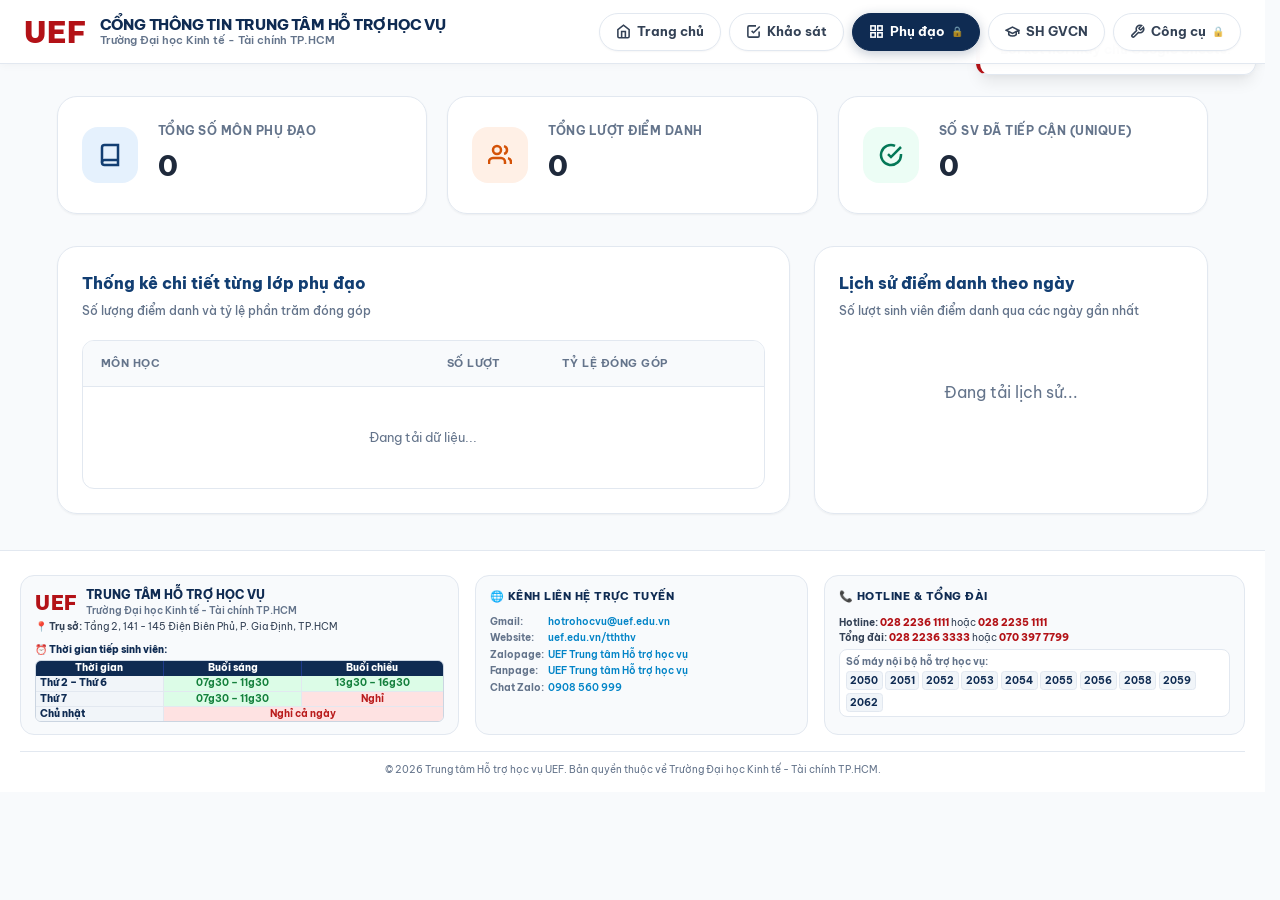
<file: thphudao/index.html>
<!DOCTYPE html>
<html lang="vi">
<head>
  <meta charset="UTF-8">
  <meta name="viewport" content="width=device-width, initial-scale=1.0">
  <title>Thống kê Học phụ đạo - UEF</title>
  <link rel="icon" type="image/svg+xml" href="/favicon.svg?v=40.0.0">
  <link rel="alternate icon" type="image/png" href="/favicon.png?v=40.0.0">
  <link rel="shortcut icon" href="/favicon.ico?v=40.0.0">
  <link rel="apple-touch-icon" href="/favicon.png?v=40.0.0">
  <link rel="preconnect" href="https://fonts.googleapis.com">
  <link rel="preconnect" href="https://fonts.gstatic.com" crossorigin>
  <link href="https://fonts.googleapis.com/css2?family=Be+Vietnam+Pro:wght@300;400;500;600;700;800&display=swap" rel="stylesheet">
  <link rel="stylesheet" href="style.css?v=41.0.0">
  <link rel="stylesheet" href="/header.css?v=41.0.0">
  <script src="/header.js?v=41.0.0"></script>
</head>
<body>
  <!-- Toast Notification Container -->
  <div class="toast-container" id="toastContainer"></div>

    <!-- Static Unified Global Header -->
  <header class="portal-global-header">
    <div class="portal-header-container">
      <a href="/" class="portal-brand-link">
        <span class="portal-uef-logo-text">UEF</span>
        <div class="portal-brand-text-group">
          <h1 class="portal-brand-title">CỔNG THÔNG TIN TRUNG TÂM HỖ TRỢ HỌC VỤ</h1>
          <p class="portal-brand-subtitle">Trường Đại học Kinh tế - Tài chính TP.HCM</p>
        </div>
      </a>

      <nav class="portal-header-nav">
        <a href="/" class="portal-nav-btn">
          <svg viewBox="0 0 24 24" fill="none" stroke="currentColor" stroke-width="2.5">
            <path d="M3 9l9-7 9 7v11a2 2 0 0 1-2 2H5a2 2 0 0 1-2-2z"></path>
            <polyline points="9 22 9 12 15 12 15 22"></polyline>
          </svg>
          <span>Trang chủ</span>
        </a>

        <!-- Khảo sát: UNLOCKED (FREE ACCESS) -->
        <a href="/khaosat/" class="portal-nav-btn">
          <svg viewBox="0 0 24 24" fill="none" stroke="currentColor" stroke-width="2.5">
            <path d="M9 11l3 3L22 4"></path>
            <path d="M21 12v7a2 2 0 0 1-2 2H5a2 2 0 0 1-2-2V5a2 2 0 0 1 2-2h11"></path>
          </svg>
          <span>Khảo sát</span>
        </a>

        <!-- Phụ đạo: PROTECTED (LOCK 🔒) -->
        <a href="/phudao/" class="portal-nav-btn portal-auth-trigger active" data-url="/phudao/" data-title="Lớp Phụ đạo & Điểm danh">
          <svg viewBox="0 0 24 24" fill="none" stroke="currentColor" stroke-width="2.5">
            <rect x="3" y="3" width="7" height="7"></rect>
            <rect x="14" y="3" width="7" height="7"></rect>
            <rect x="14" y="14" width="7" height="7"></rect>
            <rect x="3" y="14" width="7" height="7"></rect>
          </svg>
          <span>Phụ đạo</span>
          <span class="portal-lock-pill">🔒</span>
        </a>

        <!-- SH GVCN: UNLOCKED (FREE ACCESS) -->
        <a href="/shgvcn/" class="portal-nav-btn">
          <svg viewBox="0 0 24 24" fill="none" stroke="currentColor" stroke-width="2.5">
            <path d="M22 10v6M2 10l10-5 10 5-10 5z"></path>
            <path d="M6 12v5c3 3 9 3 12 0v-5"></path>
          </svg>
          <span>SH GVCN</span>
        </a>

        <!-- Công cụ: PROTECTED (LOCK 🔒) -->
        <a href="/congcu/" class="portal-nav-btn portal-auth-trigger" data-url="/congcu/" data-title="Công cụ Hỗ trợ Học vụ">
          <svg viewBox="0 0 24 24" fill="none" stroke="currentColor" stroke-width="2.5">
            <path d="M14.7 6.3a1 1 0 0 0 0 1.4l1.6 1.6a1 1 0 0 0 1.4 0l3.77-3.77a6 6 0 0 1-7.94 7.94l-6.91 6.91a2.12 2.12 0 0 1-3-3l6.91-6.91a6 6 0 0 1 7.94-7.94l-3.76 3.76z"></path>
          </svg>
          <span>Công cụ</span>
          <span class="portal-lock-pill">🔒</span>
        </a>
      </nav>
    </div>
  </header>

  <!-- Main Content -->
  <main class="dashboard-container">
    <!-- Stat Cards Grid -->
    <div class="metrics-grid">
      <!-- Card 1 -->
      <div class="metric-card glass-card">
        <div class="metric-icon" style="background: var(--uef-blue-light); color: var(--uef-blue-dark);">
          <svg viewBox="0 0 24 24" fill="none" stroke="currentColor" stroke-width="2.5" style="width: 24px; height: 24px;">
            <path d="M4 19.5A2.5 2.5 0 0 1 6.5 17H20"></path>
            <path d="M6.5 2H20v20H6.5A2.5 2.5 0 0 1 4 19.5v-15A2.5 2.5 0 0 1 6.5 2z"></path>
          </svg>
        </div>
        <div class="metric-info">
          <span class="metric-label">Tổng số môn phụ đạo</span>
          <h3 id="statTotalSubjects" class="metric-value">0</h3>
        </div>
      </div>
      
      <!-- Card 2 -->
      <div class="metric-card glass-card">
        <div class="metric-icon" style="background: var(--uef-orange-light); color: var(--uef-orange-dark);">
          <svg viewBox="0 0 24 24" fill="none" stroke="currentColor" stroke-width="2.5" style="width: 24px; height: 24px;">
            <path d="M17 21v-2a4 4 0 0 0-4-4H5a4 4 0 0 0-4 4v2"></path>
            <circle cx="9" cy="7" r="4"></circle>
            <path d="M23 21v-2a4 4 0 0 0-3-3.87"></path>
            <path d="M16 3.13a4 4 0 0 1 0 7.75"></path>
          </svg>
        </div>
        <div class="metric-info">
          <span class="metric-label">Tổng lượt điểm danh</span>
          <h3 id="statTotalCheckins" class="metric-value">0</h3>
        </div>
      </div>

      <!-- Card 3 -->
      <div class="metric-card glass-card">
        <div class="metric-icon" style="background: var(--success-light); color: var(--success-dark);">
          <svg viewBox="0 0 24 24" fill="none" stroke="currentColor" stroke-width="2.5" style="width: 24px; height: 24px;">
            <path d="M22 11.08V12a10 10 0 1 1-5.93-9.14"></path>
            <polyline points="22 4 12 14.01 9 11.01"></polyline>
          </svg>
        </div>
        <div class="metric-info">
          <span class="metric-label">Số SV đã tiếp cận (Unique)</span>
          <h3 id="statUniqueStudents" class="metric-value">0</h3>
        </div>
      </div>
    </div>

    <!-- Main Stats Section -->
    <div class="dashboard-grid">
      <!-- Left: Subject Contribution -->
      <div class="glass-card table-card" style="padding: 24px;">
        <div class="card-header" style="margin-bottom: 20px;">
          <h3>Thống kê chi tiết từng lớp phụ đạo</h3>
          <p>Số lượng điểm danh và tỷ lệ phần trăm đóng góp</p>
        </div>
        
        <div class="table-scroll-wrapper">
          <table class="stats-table">
            <thead>
              <tr>
                <th style="text-align: left;">Môn học</th>
                <th style="text-align: center; width: 140px;">Số lượt</th>
                <th style="text-align: left; width: 220px;">Tỷ lệ đóng góp</th>
              </tr>
            </thead>
            <tbody id="subjectStatsBody">
              <!-- Dynamically populated -->
              <tr>
                <td colspan="3" style="text-align: center; color: var(--text-muted); padding: 40px 0;">Đang tải dữ liệu...</td>
              </tr>
            </tbody>
          </table>
        </div>
      </div>

      <!-- Right: Daily Checkin Trends -->
      <div class="glass-card chart-card" style="padding: 24px;">
        <div class="card-header" style="margin-bottom: 20px;">
          <h3>Lịch sử điểm danh theo ngày</h3>
          <p>Số lượt sinh viên điểm danh qua các ngày gần nhất</p>
        </div>
        
        <div class="timeline-container" id="dailyStatsTimeline">
          <!-- Dynamically populated -->
          <div style="text-align: center; color: var(--text-muted); padding: 40px 0;">Đang tải lịch sử...</div>
        </div>
      </div>
    </div>
  </main>

  <script src="main.js?v=41.0.0"></script>
  <!-- Static Unified Global Footer -->
    <!-- Static Unified Global Footer -->
    <!-- Static Unified Global Footer -->
    <!-- Static Unified Global Footer -->
    <!-- Static Unified Global Footer -->
    <!-- Static Unified Global Footer -->
    <!-- Static Unified Global Footer -->
    <!-- Static Unified Global Footer -->
    <!-- Static Unified Global Footer -->
  <footer class="portal-global-footer">
    <div class="portal-footer-container">
      
      <!-- Col 1: Brand & Ultra-compact Table -->
      <div class="portal-footer-col footer-col-brand">
        <div>
          <div class="footer-brand-header">
            <span class="footer-uef-badge">UEF</span>
            <div>
              <h4 class="footer-title">TRUNG TÂM HỖ TRỢ HỌC VỤ</h4>
              <p class="footer-subtitle">Trường Đại học Kinh tế - Tài chính TP.HCM</p>
            </div>
          </div>
          <p class="footer-address">
            📍 <strong>Trụ sở:</strong> Tầng 2, 141 - 145 Điện Biên Phủ, P. Gia Định, TP.HCM
          </p>
        </div>

        <div>
          <div class="working-hours-title">⏰ Thời gian tiếp sinh viên:</div>
          <div style="margin-top: 2px; border-radius: 6px; overflow: hidden; border: 1px solid #cbd5e1; background: #ffffff;">
            <table style="width: 100%; border-collapse: collapse; font-family: inherit; font-size: 9.5px; text-align: center; margin: 0; line-height: 1.1;">
              <thead>
                <tr style="background-color: #0f2b52; color: #ffffff;">
                  <th style="padding: 2.5px 4px; font-weight: 800; font-size: 9.5px; border-right: 1px solid #1e3a8a;">Thời gian</th>
                  <th style="padding: 2.5px 4px; font-weight: 800; font-size: 9.5px; border-right: 1px solid #1e3a8a;">Buổi sáng</th>
                  <th style="padding: 2.5px 4px; font-weight: 800; font-size: 9.5px;">Buổi chiều</th>
                </tr>
              </thead>
              <tbody>
                <tr style="border-bottom: 1px solid #e2e8f0;">
                  <td style="padding: 2px 4px; font-weight: 800; color: #0f2b52; background-color: #f1f5f9; text-align: left; border-right: 1px solid #e2e8f0; font-size: 9.5px; white-space: nowrap;">Thứ 2 – Thứ 6</td>
                  <td style="padding: 2px 4px; font-weight: 700; color: #15803d; background-color: #dcfce7; border-right: 1px solid #e2e8f0; font-size: 9.5px; white-space: nowrap;">07g30 – 11g30</td>
                  <td style="padding: 2px 4px; font-weight: 700; color: #15803d; background-color: #dcfce7; font-size: 9.5px; white-space: nowrap;">13g30 – 16g30</td>
                </tr>
                <tr style="border-bottom: 1px solid #e2e8f0;">
                  <td style="padding: 2px 4px; font-weight: 800; color: #0f2b52; background-color: #f1f5f9; text-align: left; border-right: 1px solid #e2e8f0; font-size: 9.5px; white-space: nowrap;">Thứ 7</td>
                  <td style="padding: 2px 4px; font-weight: 700; color: #15803d; background-color: #dcfce7; border-right: 1px solid #e2e8f0; font-size: 9.5px; white-space: nowrap;">07g30 – 11g30</td>
                  <td style="padding: 2px 4px; font-weight: 700; color: #b91c1c; background-color: #fee2e2; font-size: 9.5px;">Nghỉ</td>
                </tr>
                <tr>
                  <td style="padding: 2px 4px; font-weight: 800; color: #0f2b52; background-color: #f1f5f9; text-align: left; border-right: 1px solid #e2e8f0; font-size: 9.5px; white-space: nowrap;">Chủ nhật</td>
                  <td colspan="2" style="padding: 2px 4px; font-weight: 700; color: #b91c1c; background-color: #fee2e2; font-size: 9.5px;">Nghỉ cả ngày</td>
                </tr>
              </tbody>
            </table>
          </div>
        </div>
      </div>

      <!-- Col 2: Kênh Liên Hệ Trực Tuyến -->
      <div class="portal-footer-col footer-col-online">
        <h5 class="footer-section-title">🌐 Kênh Liên Hệ Trực Tuyến</h5>
        <ul class="footer-links-list">
          <li>
            <span class="link-label">Gmail:</span>
            <a href="mailto:hotrohocvu@uef.edu.vn" class="footer-link">hotrohocvu@uef.edu.vn</a>
          </li>
          <li>
            <span class="link-label">Website:</span>
            <a href="https://www.uef.edu.vn/tththv" target="_blank" rel="noopener" class="footer-link">uef.edu.vn/tththv</a>
          </li>
          <li>
            <span class="link-label">Zalopage:</span>
            <a href="https://zalo.me/2106368086678348926" target="_blank" rel="noopener" class="footer-link">UEF Trung tâm Hỗ trợ học vụ</a>
          </li>
          <li>
            <span class="link-label">Fanpage:</span>
            <a href="https://www.facebook.com/TrungtamHTHV" target="_blank" rel="noopener" class="footer-link">UEF Trung tâm Hỗ trợ học vụ</a>
          </li>
          <li>
            <span class="link-label">Chat Zalo:</span>
            <a href="https://zalo.me/0908560999" target="_blank" rel="noopener" class="footer-link">0908 560 999</a>
          </li>
        </ul>
      </div>

      <!-- Col 3: Hotline & Tổng Đài Nội Bộ -->
      <div class="portal-footer-col footer-col-phones">
        <h5 class="footer-section-title">📞 Hotline & Tổng Đài</h5>
        <div class="footer-phone-block">
          <p><strong>Hotline:</strong> <a href="tel:02822361111">028 2236 1111</a> hoặc <a href="tel:02822351111">028 2235 1111</a></p>
          <p style="margin-top: 2px;"><strong>Tổng đài:</strong> <a href="tel:02822363333">028 2236 3333</a> hoặc <a href="tel:0703977799">070 397 7799</a></p>
          <div class="extension-numbers">
            <span class="ext-label">Số máy nội bộ hỗ trợ học vụ:</span>
            <div class="ext-tags">
              <span>2050</span><span>2051</span><span>2052</span><span>2053</span><span>2054</span><span>2055</span><span>2056</span><span>2058</span><span>2059</span><span>2062</span>
            </div>
          </div>
        </div>
      </div>

    </div>

    <div class="portal-footer-bottom">
      <p>© 2026 Trung tâm Hỗ trợ học vụ UEF. Bản quyền thuộc về Trường Đại học Kinh tế - Tài chính TP.HCM.</p>
    </div>
  </footer>
</body>
</html>
</file>
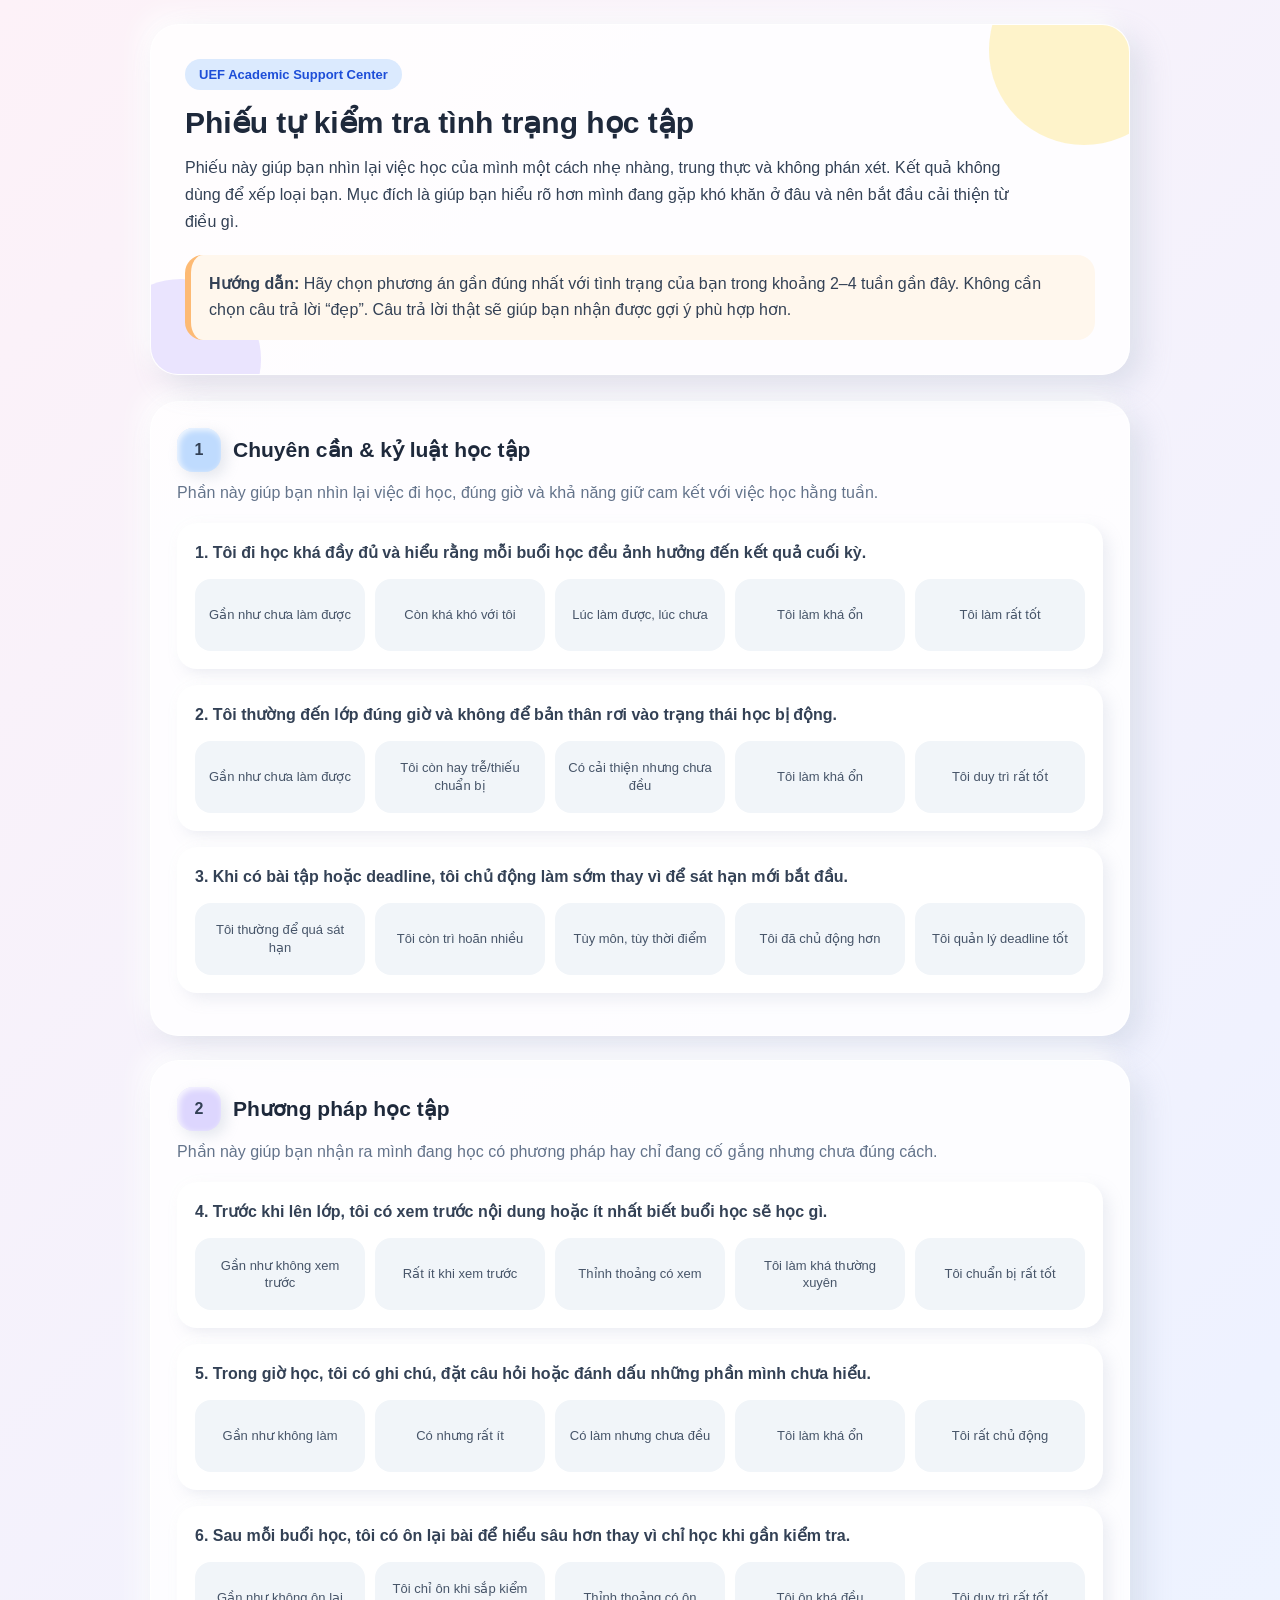
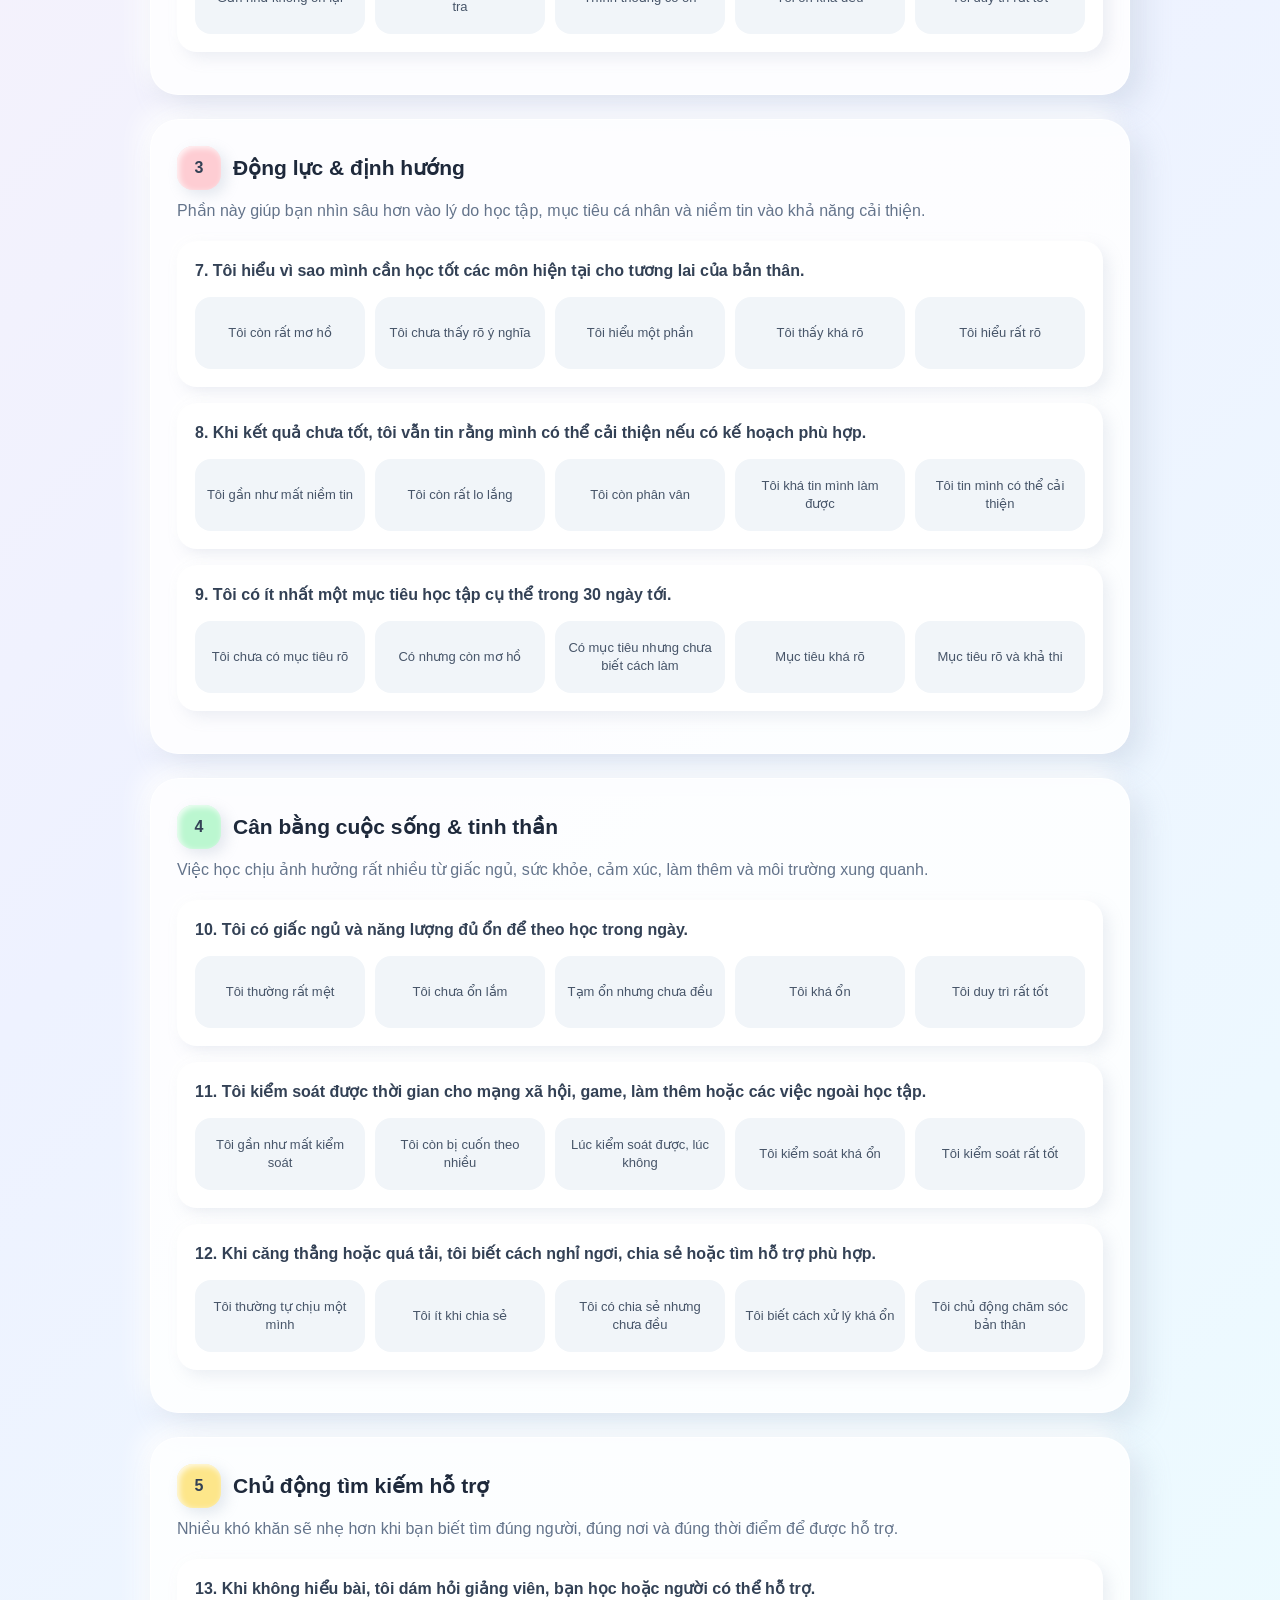
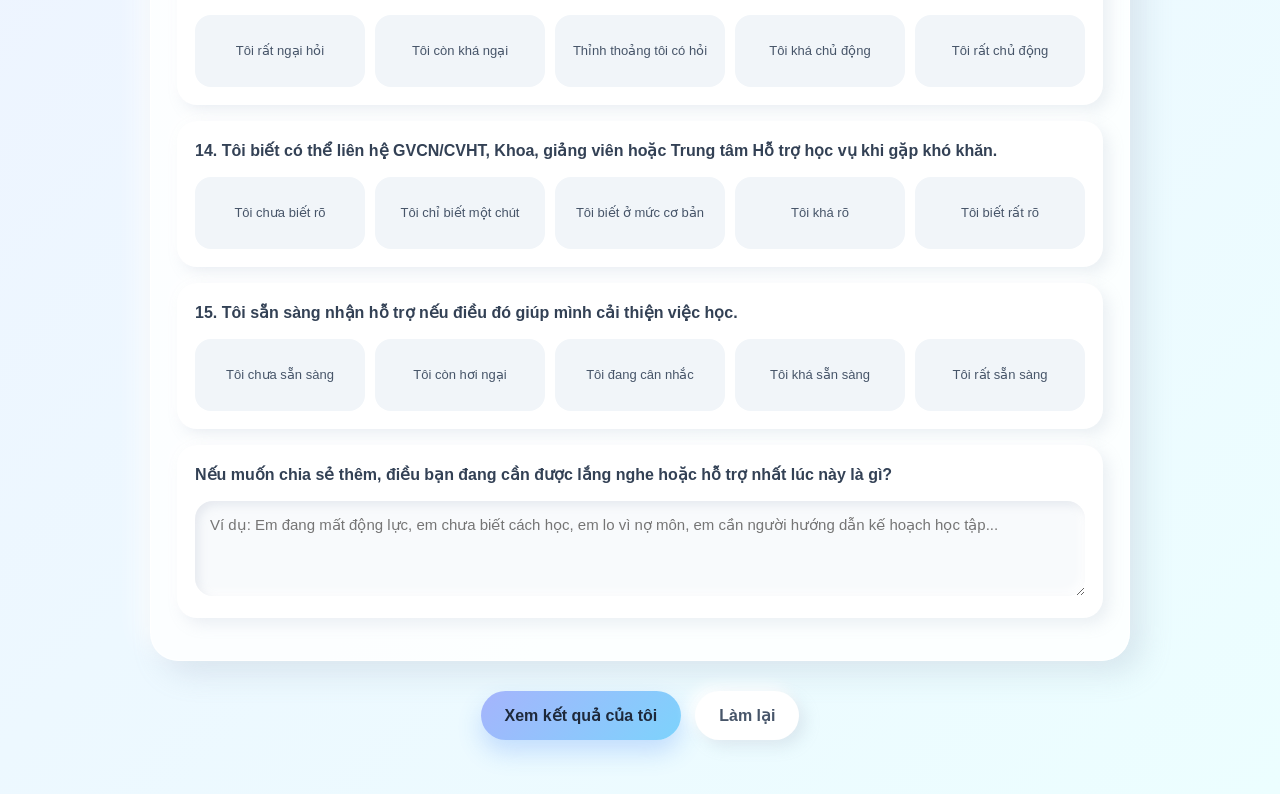
<file: Phieu_TuDanhgia_SHGVCN_HK25.2B.html>
<!DOCTYPE html>
<html lang="vi">
<head>
  <meta charset="UTF-8" />
  <meta name="viewport" content="width=device-width, initial-scale=1.0"/>
  <title>Phiếu tự kiểm tra tình trạng học tập</title>
  <link rel="icon" type="image/svg+xml" href="/favicon.svg?v=40.0.0">
  <link rel="alternate icon" type="image/png" href="/favicon.png?v=40.0.0">
  <link rel="shortcut icon" href="/favicon.ico?v=40.0.0">
  <link rel="apple-touch-icon" href="/favicon.png?v=40.0.0">

  <style>
    * {
      box-sizing: border-box;
      font-family: "Inter", "Segoe UI", Arial, sans-serif;
    }

    body {
      margin: 0;
      padding: 24px;
      background: linear-gradient(135deg, #fdf2f8, #eef2ff, #ecfeff);
      color: #334155;
    }

    .survey-wrapper {
      max-width: 980px;
      margin: 0 auto;
    }

    .hero-card,
    .section-card,
    .result-card {
      background: rgba(255, 255, 255, 0.84);
      border-radius: 28px;
      border: 1px solid rgba(255,255,255,0.8);
      box-shadow:
        12px 12px 30px rgba(148, 163, 184, 0.24),
        -10px -10px 25px rgba(255, 255, 255, 0.88);
    }

    .hero-card {
      padding: 34px;
      margin-bottom: 26px;
      position: relative;
      overflow: hidden;
    }

    .hero-card::before {
      content: "";
      position: absolute;
      width: 190px;
      height: 190px;
      border-radius: 50%;
      background: #fde68a;
      top: -70px;
      right: -50px;
      opacity: 0.45;
    }

    .hero-card::after {
      content: "";
      position: absolute;
      width: 160px;
      height: 160px;
      border-radius: 50%;
      background: #c4b5fd;
      bottom: -65px;
      left: -50px;
      opacity: 0.35;
    }

    .hero-content {
      position: relative;
      z-index: 1;
    }

    .tag {
      display: inline-block;
      padding: 8px 14px;
      border-radius: 999px;
      background: #dbeafe;
      color: #1d4ed8;
      font-weight: 800;
      font-size: 13px;
      margin-bottom: 14px;
    }

    h1 {
      margin: 0 0 12px;
      font-size: 30px;
      line-height: 1.25;
      color: #1e293b;
    }

    .intro {
      font-size: 16px;
      line-height: 1.7;
      margin: 0;
      max-width: 850px;
    }

    .notice {
      background: #fff7ed;
      border-left: 6px solid #fdba74;
      padding: 16px 18px;
      border-radius: 18px;
      margin-top: 20px;
      line-height: 1.65;
    }

    .section-card {
      padding: 26px;
      margin-bottom: 24px;
      transition: transform 0.28s ease, box-shadow 0.28s ease;
    }

    .section-card:hover {
      transform: translateY(-4px);
      box-shadow:
        16px 18px 36px rgba(148, 163, 184, 0.28),
        -8px -8px 24px rgba(255, 255, 255, 0.92);
    }

    .section-title {
      display: flex;
      align-items: center;
      gap: 12px;
      margin-bottom: 8px;
    }

    .bubble {
      width: 44px;
      height: 44px;
      border-radius: 16px;
      display: grid;
      place-items: center;
      font-weight: 900;
      color: #334155;
      box-shadow:
        inset 2px 2px 6px rgba(255,255,255,0.85),
        5px 5px 14px rgba(148,163,184,0.24);
    }

    .b1 { background: #bfdbfe; }
    .b2 { background: #ddd6fe; }
    .b3 { background: #fecdd3; }
    .b4 { background: #bbf7d0; }
    .b5 { background: #fde68a; }

    h2 {
      margin: 0;
      font-size: 21px;
      color: #1e293b;
    }

    .section-desc {
      margin: 0 0 18px;
      line-height: 1.6;
      color: #64748b;
    }

    .question {
      padding: 18px;
      border-radius: 20px;
      background: #ffffff;
      margin: 16px 0;
      box-shadow:
        6px 6px 16px rgba(148, 163, 184, 0.17),
        -5px -5px 14px rgba(255, 255, 255, 0.92);
      transition: transform 0.22s ease, background 0.22s ease;
    }

    .question:hover {
      transform: translateY(-2px);
      background: #f8fafc;
    }

    .question-title {
      font-weight: 750;
      margin-bottom: 13px;
      color: #334155;
      line-height: 1.55;
    }

    .scale {
      display: grid;
      grid-template-columns: repeat(5, 1fr);
      gap: 10px;
    }

    .scale label {
      cursor: pointer;
      background: #f1f5f9;
      border-radius: 16px;
      padding: 12px 8px;
      text-align: center;
      font-size: 13px;
      line-height: 1.35;
      color: #475569;
      border: 2px solid transparent;
      transition: all 0.2s ease;
      min-height: 72px;
      display: flex;
      align-items: center;
      justify-content: center;
    }

    .scale input {
      display: none;
    }

    .scale label:hover {
      background: #e0f2fe;
      transform: translateY(-3px) scale(1.02);
      box-shadow: 0 10px 20px rgba(14, 165, 233, 0.14);
    }

    .scale input:checked + label {
      background: linear-gradient(135deg, #c7d2fe, #bae6fd);
      border-color: #818cf8;
      color: #1e3a8a;
      font-weight: 900;
      box-shadow: 0 10px 22px rgba(129, 140, 248, 0.24);
    }

    textarea {
      width: 100%;
      border: none;
      outline: none;
      background: #f8fafc;
      border-radius: 18px;
      padding: 15px;
      font-size: 15px;
      color: #334155;
      box-shadow:
        inset 4px 4px 10px rgba(148, 163, 184, 0.18),
        inset -4px -4px 10px rgba(255,255,255,0.9);
      resize: vertical;
      min-height: 95px;
    }

    .actions {
      display: flex;
      gap: 14px;
      flex-wrap: wrap;
      justify-content: center;
      margin: 30px 0;
    }

    button {
      border: none;
      border-radius: 999px;
      padding: 15px 24px;
      font-size: 16px;
      font-weight: 850;
      cursor: pointer;
      transition: transform 0.22s ease, box-shadow 0.22s ease;
    }

    .submit-btn {
      background: linear-gradient(135deg, #a5b4fc, #7dd3fc);
      color: #1e293b;
      box-shadow: 0 12px 24px rgba(59, 130, 246, 0.24);
    }

    .reset-btn {
      background: #ffffff;
      color: #475569;
      box-shadow:
        6px 6px 16px rgba(148,163,184,0.22),
        -5px -5px 14px rgba(255,255,255,0.92);
    }

    button:hover {
      transform: translateY(-3px);
      box-shadow: 0 16px 28px rgba(59, 130, 246, 0.3);
    }

    .warning {
      display: none;
      margin: 18px 0;
      padding: 15px;
      border-radius: 18px;
      background: #fee2e2;
      color: #991b1b;
      font-weight: 800;
      text-align: center;
    }

    .result-card {
      display: none;
      padding: 30px;
      margin-top: 24px;
    }

    .score-box {
      display: grid;
      grid-template-columns: 180px 1fr;
      gap: 24px;
      align-items: center;
      margin-bottom: 24px;
    }

    .score-circle {
      width: 170px;
      height: 170px;
      border-radius: 50%;
      background: conic-gradient(#818cf8 0deg, #bae6fd 145deg, #fce7f3 270deg, #ffffff 360deg);
      display: grid;
      place-items: center;
      box-shadow:
        10px 10px 24px rgba(148,163,184,0.25),
        -8px -8px 20px rgba(255,255,255,0.95);
    }

    .score-inner {
      width: 130px;
      height: 130px;
      border-radius: 50%;
      background: #ffffff;
      display: grid;
      place-items: center;
      text-align: center;
      padding: 10px;
    }

    .score-number {
      font-size: 36px;
      font-weight: 950;
      color: #1e293b;
      line-height: 1;
    }

    .score-label {
      font-size: 13px;
      color: #64748b;
      margin-top: 6px;
    }

    .level-title {
      font-size: 24px;
      margin: 0 0 10px;
      color: #1e293b;
    }

    .level-desc {
      margin: 0;
      line-height: 1.75;
      color: #475569;
    }

    .bar-row {
      margin: 16px 0;
    }

    .bar-info {
      display: flex;
      justify-content: space-between;
      gap: 12px;
      margin-bottom: 8px;
      font-weight: 800;
      color: #334155;
    }

    .bar-bg {
      width: 100%;
      height: 15px;
      background: #e2e8f0;
      border-radius: 999px;
      overflow: hidden;
      box-shadow: inset 3px 3px 8px rgba(148,163,184,0.24);
    }

    .bar-fill {
      height: 100%;
      border-radius: 999px;
      background: linear-gradient(90deg, #c4b5fd, #7dd3fc);
      width: 0%;
      transition: width 0.8s ease;
    }

    .advice-box {
      margin-top: 24px;
      padding: 22px;
      border-radius: 22px;
      background: #f0fdf4;
      border-left: 6px solid #86efac;
      line-height: 1.75;
    }

    .advice-box p {
      margin: 10px 0;
    }

    .small-note {
      font-size: 13px;
      color: #64748b;
      line-height: 1.6;
      margin-top: 18px;
      text-align: center;
    }

    @media (max-width: 760px) {
      body { padding: 14px; }
      h1 { font-size: 24px; }
      .hero-card, .section-card, .result-card { padding: 22px; }
      .scale { grid-template-columns: 1fr; }
      .scale label { min-height: auto; padding: 13px; }
      .score-box { grid-template-columns: 1fr; text-align: center; }
      .score-circle { margin: 0 auto; }
    }
  </style>
</head>

<body>
  <div class="survey-wrapper">

    <div class="hero-card">
      <div class="hero-content">
        <div class="tag">UEF Academic Support Center</div>
        <h1>Phiếu tự kiểm tra tình trạng học tập</h1>
        <p class="intro">
          Phiếu này giúp bạn nhìn lại việc học của mình một cách nhẹ nhàng, trung thực và không phán xét.
          Kết quả không dùng để xếp loại bạn. Mục đích là giúp bạn hiểu rõ hơn mình đang gặp khó khăn ở đâu
          và nên bắt đầu cải thiện từ điều gì.
        </p>
        <div class="notice">
          <strong>Hướng dẫn:</strong> Hãy chọn phương án gần đúng nhất với tình trạng của bạn trong khoảng 2–4 tuần gần đây.
          Không cần chọn câu trả lời “đẹp”. Câu trả lời thật sẽ giúp bạn nhận được gợi ý phù hợp hơn.
        </div>
      </div>
    </div>

    <form id="selfCheckForm">

      <div class="section-card">
        <div class="section-title">
          <div class="bubble b1">1</div>
          <h2>Chuyên cần & kỷ luật học tập</h2>
        </div>
        <p class="section-desc">
          Phần này giúp bạn nhìn lại việc đi học, đúng giờ và khả năng giữ cam kết với việc học hằng tuần.
        </p>

        <div class="question">
          <div class="question-title">1. Tôi đi học khá đầy đủ và hiểu rằng mỗi buổi học đều ảnh hưởng đến kết quả cuối kỳ.</div>
          <div class="scale">
            <input type="radio" name="discipline1" value="1" id="d1-1"><label for="d1-1">Gần như chưa làm được</label>
            <input type="radio" name="discipline1" value="2" id="d1-2"><label for="d1-2">Còn khá khó với tôi</label>
            <input type="radio" name="discipline1" value="3" id="d1-3"><label for="d1-3">Lúc làm được, lúc chưa</label>
            <input type="radio" name="discipline1" value="4" id="d1-4"><label for="d1-4">Tôi làm khá ổn</label>
            <input type="radio" name="discipline1" value="5" id="d1-5"><label for="d1-5">Tôi làm rất tốt</label>
          </div>
        </div>

        <div class="question">
          <div class="question-title">2. Tôi thường đến lớp đúng giờ và không để bản thân rơi vào trạng thái học bị động.</div>
          <div class="scale">
            <input type="radio" name="discipline2" value="1" id="d2-1"><label for="d2-1">Gần như chưa làm được</label>
            <input type="radio" name="discipline2" value="2" id="d2-2"><label for="d2-2">Tôi còn hay trễ/thiếu chuẩn bị</label>
            <input type="radio" name="discipline2" value="3" id="d2-3"><label for="d2-3">Có cải thiện nhưng chưa đều</label>
            <input type="radio" name="discipline2" value="4" id="d2-4"><label for="d2-4">Tôi làm khá ổn</label>
            <input type="radio" name="discipline2" value="5" id="d2-5"><label for="d2-5">Tôi duy trì rất tốt</label>
          </div>
        </div>

        <div class="question">
          <div class="question-title">3. Khi có bài tập hoặc deadline, tôi chủ động làm sớm thay vì để sát hạn mới bắt đầu.</div>
          <div class="scale">
            <input type="radio" name="discipline3" value="1" id="d3-1"><label for="d3-1">Tôi thường để quá sát hạn</label>
            <input type="radio" name="discipline3" value="2" id="d3-2"><label for="d3-2">Tôi còn trì hoãn nhiều</label>
            <input type="radio" name="discipline3" value="3" id="d3-3"><label for="d3-3">Tùy môn, tùy thời điểm</label>
            <input type="radio" name="discipline3" value="4" id="d3-4"><label for="d3-4">Tôi đã chủ động hơn</label>
            <input type="radio" name="discipline3" value="5" id="d3-5"><label for="d3-5">Tôi quản lý deadline tốt</label>
          </div>
        </div>
      </div>

      <div class="section-card">
        <div class="section-title">
          <div class="bubble b2">2</div>
          <h2>Phương pháp học tập</h2>
        </div>
        <p class="section-desc">
          Phần này giúp bạn nhận ra mình đang học có phương pháp hay chỉ đang cố gắng nhưng chưa đúng cách.
        </p>

        <div class="question">
          <div class="question-title">4. Trước khi lên lớp, tôi có xem trước nội dung hoặc ít nhất biết buổi học sẽ học gì.</div>
          <div class="scale">
            <input type="radio" name="method1" value="1" id="m1-1"><label for="m1-1">Gần như không xem trước</label>
            <input type="radio" name="method1" value="2" id="m1-2"><label for="m1-2">Rất ít khi xem trước</label>
            <input type="radio" name="method1" value="3" id="m1-3"><label for="m1-3">Thỉnh thoảng có xem</label>
            <input type="radio" name="method1" value="4" id="m1-4"><label for="m1-4">Tôi làm khá thường xuyên</label>
            <input type="radio" name="method1" value="5" id="m1-5"><label for="m1-5">Tôi chuẩn bị rất tốt</label>
          </div>
        </div>

        <div class="question">
          <div class="question-title">5. Trong giờ học, tôi có ghi chú, đặt câu hỏi hoặc đánh dấu những phần mình chưa hiểu.</div>
          <div class="scale">
            <input type="radio" name="method2" value="1" id="m2-1"><label for="m2-1">Gần như không làm</label>
            <input type="radio" name="method2" value="2" id="m2-2"><label for="m2-2">Có nhưng rất ít</label>
            <input type="radio" name="method2" value="3" id="m2-3"><label for="m2-3">Có làm nhưng chưa đều</label>
            <input type="radio" name="method2" value="4" id="m2-4"><label for="m2-4">Tôi làm khá ổn</label>
            <input type="radio" name="method2" value="5" id="m2-5"><label for="m2-5">Tôi rất chủ động</label>
          </div>
        </div>

        <div class="question">
          <div class="question-title">6. Sau mỗi buổi học, tôi có ôn lại bài để hiểu sâu hơn thay vì chỉ học khi gần kiểm tra.</div>
          <div class="scale">
            <input type="radio" name="method3" value="1" id="m3-1"><label for="m3-1">Gần như không ôn lại</label>
            <input type="radio" name="method3" value="2" id="m3-2"><label for="m3-2">Tôi chỉ ôn khi sắp kiểm tra</label>
            <input type="radio" name="method3" value="3" id="m3-3"><label for="m3-3">Thỉnh thoảng có ôn</label>
            <input type="radio" name="method3" value="4" id="m3-4"><label for="m3-4">Tôi ôn khá đều</label>
            <input type="radio" name="method3" value="5" id="m3-5"><label for="m3-5">Tôi duy trì rất tốt</label>
          </div>
        </div>
      </div>

      <div class="section-card">
        <div class="section-title">
          <div class="bubble b3">3</div>
          <h2>Động lực & định hướng</h2>
        </div>
        <p class="section-desc">
          Phần này giúp bạn nhìn sâu hơn vào lý do học tập, mục tiêu cá nhân và niềm tin vào khả năng cải thiện.
        </p>

        <div class="question">
          <div class="question-title">7. Tôi hiểu vì sao mình cần học tốt các môn hiện tại cho tương lai của bản thân.</div>
          <div class="scale">
            <input type="radio" name="motivation1" value="1" id="mo1-1"><label for="mo1-1">Tôi còn rất mơ hồ</label>
            <input type="radio" name="motivation1" value="2" id="mo1-2"><label for="mo1-2">Tôi chưa thấy rõ ý nghĩa</label>
            <input type="radio" name="motivation1" value="3" id="mo1-3"><label for="mo1-3">Tôi hiểu một phần</label>
            <input type="radio" name="motivation1" value="4" id="mo1-4"><label for="mo1-4">Tôi thấy khá rõ</label>
            <input type="radio" name="motivation1" value="5" id="mo1-5"><label for="mo1-5">Tôi hiểu rất rõ</label>
          </div>
        </div>

        <div class="question">
          <div class="question-title">8. Khi kết quả chưa tốt, tôi vẫn tin rằng mình có thể cải thiện nếu có kế hoạch phù hợp.</div>
          <div class="scale">
            <input type="radio" name="motivation2" value="1" id="mo2-1"><label for="mo2-1">Tôi gần như mất niềm tin</label>
            <input type="radio" name="motivation2" value="2" id="mo2-2"><label for="mo2-2">Tôi còn rất lo lắng</label>
            <input type="radio" name="motivation2" value="3" id="mo2-3"><label for="mo2-3">Tôi còn phân vân</label>
            <input type="radio" name="motivation2" value="4" id="mo2-4"><label for="mo2-4">Tôi khá tin mình làm được</label>
            <input type="radio" name="motivation2" value="5" id="mo2-5"><label for="mo2-5">Tôi tin mình có thể cải thiện</label>
          </div>
        </div>

        <div class="question">
          <div class="question-title">9. Tôi có ít nhất một mục tiêu học tập cụ thể trong 30 ngày tới.</div>
          <div class="scale">
            <input type="radio" name="motivation3" value="1" id="mo3-1"><label for="mo3-1">Tôi chưa có mục tiêu rõ</label>
            <input type="radio" name="motivation3" value="2" id="mo3-2"><label for="mo3-2">Có nhưng còn mơ hồ</label>
            <input type="radio" name="motivation3" value="3" id="mo3-3"><label for="mo3-3">Có mục tiêu nhưng chưa biết cách làm</label>
            <input type="radio" name="motivation3" value="4" id="mo3-4"><label for="mo3-4">Mục tiêu khá rõ</label>
            <input type="radio" name="motivation3" value="5" id="mo3-5"><label for="mo3-5">Mục tiêu rõ và khả thi</label>
          </div>
        </div>
      </div>

      <div class="section-card">
        <div class="section-title">
          <div class="bubble b4">4</div>
          <h2>Cân bằng cuộc sống & tinh thần</h2>
        </div>
        <p class="section-desc">
          Việc học chịu ảnh hưởng rất nhiều từ giấc ngủ, sức khỏe, cảm xúc, làm thêm và môi trường xung quanh.
        </p>

        <div class="question">
          <div class="question-title">10. Tôi có giấc ngủ và năng lượng đủ ổn để theo học trong ngày.</div>
          <div class="scale">
            <input type="radio" name="wellbeing1" value="1" id="w1-1"><label for="w1-1">Tôi thường rất mệt</label>
            <input type="radio" name="wellbeing1" value="2" id="w1-2"><label for="w1-2">Tôi chưa ổn lắm</label>
            <input type="radio" name="wellbeing1" value="3" id="w1-3"><label for="w1-3">Tạm ổn nhưng chưa đều</label>
            <input type="radio" name="wellbeing1" value="4" id="w1-4"><label for="w1-4">Tôi khá ổn</label>
            <input type="radio" name="wellbeing1" value="5" id="w1-5"><label for="w1-5">Tôi duy trì rất tốt</label>
          </div>
        </div>

        <div class="question">
          <div class="question-title">11. Tôi kiểm soát được thời gian cho mạng xã hội, game, làm thêm hoặc các việc ngoài học tập.</div>
          <div class="scale">
            <input type="radio" name="wellbeing2" value="1" id="w2-1"><label for="w2-1">Tôi gần như mất kiểm soát</label>
            <input type="radio" name="wellbeing2" value="2" id="w2-2"><label for="w2-2">Tôi còn bị cuốn theo nhiều</label>
            <input type="radio" name="wellbeing2" value="3" id="w2-3"><label for="w2-3">Lúc kiểm soát được, lúc không</label>
            <input type="radio" name="wellbeing2" value="4" id="w2-4"><label for="w2-4">Tôi kiểm soát khá ổn</label>
            <input type="radio" name="wellbeing2" value="5" id="w2-5"><label for="w2-5">Tôi kiểm soát rất tốt</label>
          </div>
        </div>

        <div class="question">
          <div class="question-title">12. Khi căng thẳng hoặc quá tải, tôi biết cách nghỉ ngơi, chia sẻ hoặc tìm hỗ trợ phù hợp.</div>
          <div class="scale">
            <input type="radio" name="wellbeing3" value="1" id="w3-1"><label for="w3-1">Tôi thường tự chịu một mình</label>
            <input type="radio" name="wellbeing3" value="2" id="w3-2"><label for="w3-2">Tôi ít khi chia sẻ</label>
            <input type="radio" name="wellbeing3" value="3" id="w3-3"><label for="w3-3">Tôi có chia sẻ nhưng chưa đều</label>
            <input type="radio" name="wellbeing3" value="4" id="w3-4"><label for="w3-4">Tôi biết cách xử lý khá ổn</label>
            <input type="radio" name="wellbeing3" value="5" id="w3-5"><label for="w3-5">Tôi chủ động chăm sóc bản thân</label>
          </div>
        </div>
      </div>

      <div class="section-card">
        <div class="section-title">
          <div class="bubble b5">5</div>
          <h2>Chủ động tìm kiếm hỗ trợ</h2>
        </div>
        <p class="section-desc">
          Nhiều khó khăn sẽ nhẹ hơn khi bạn biết tìm đúng người, đúng nơi và đúng thời điểm để được hỗ trợ.
        </p>

        <div class="question">
          <div class="question-title">13. Khi không hiểu bài, tôi dám hỏi giảng viên, bạn học hoặc người có thể hỗ trợ.</div>
          <div class="scale">
            <input type="radio" name="support1" value="1" id="s1-1"><label for="s1-1">Tôi rất ngại hỏi</label>
            <input type="radio" name="support1" value="2" id="s1-2"><label for="s1-2">Tôi còn khá ngại</label>
            <input type="radio" name="support1" value="3" id="s1-3"><label for="s1-3">Thỉnh thoảng tôi có hỏi</label>
            <input type="radio" name="support1" value="4" id="s1-4"><label for="s1-4">Tôi khá chủ động</label>
            <input type="radio" name="support1" value="5" id="s1-5"><label for="s1-5">Tôi rất chủ động</label>
          </div>
        </div>

        <div class="question">
          <div class="question-title">14. Tôi biết có thể liên hệ GVCN/CVHT, Khoa, giảng viên hoặc Trung tâm Hỗ trợ học vụ khi gặp khó khăn.</div>
          <div class="scale">
            <input type="radio" name="support2" value="1" id="s2-1"><label for="s2-1">Tôi chưa biết rõ</label>
            <input type="radio" name="support2" value="2" id="s2-2"><label for="s2-2">Tôi chỉ biết một chút</label>
            <input type="radio" name="support2" value="3" id="s2-3"><label for="s2-3">Tôi biết ở mức cơ bản</label>
            <input type="radio" name="support2" value="4" id="s2-4"><label for="s2-4">Tôi khá rõ</label>
            <input type="radio" name="support2" value="5" id="s2-5"><label for="s2-5">Tôi biết rất rõ</label>
          </div>
        </div>

        <div class="question">
          <div class="question-title">15. Tôi sẵn sàng nhận hỗ trợ nếu điều đó giúp mình cải thiện việc học.</div>
          <div class="scale">
            <input type="radio" name="support3" value="1" id="s3-1"><label for="s3-1">Tôi chưa sẵn sàng</label>
            <input type="radio" name="support3" value="2" id="s3-2"><label for="s3-2">Tôi còn hơi ngại</label>
            <input type="radio" name="support3" value="3" id="s3-3"><label for="s3-3">Tôi đang cân nhắc</label>
            <input type="radio" name="support3" value="4" id="s3-4"><label for="s3-4">Tôi khá sẵn sàng</label>
            <input type="radio" name="support3" value="5" id="s3-5"><label for="s3-5">Tôi rất sẵn sàng</label>
          </div>
        </div>

        <div class="question">
          <div class="question-title">Nếu muốn chia sẻ thêm, điều bạn đang cần được lắng nghe hoặc hỗ trợ nhất lúc này là gì?</div>
          <textarea id="studentShare" placeholder="Ví dụ: Em đang mất động lực, em chưa biết cách học, em lo vì nợ môn, em cần người hướng dẫn kế hoạch học tập..."></textarea>
        </div>
      </div>

      <div class="warning" id="warningBox">
        Bạn vui lòng trả lời đầy đủ 15 câu hỏi trước khi xem kết quả.
      </div>

      <div class="actions">
        <button type="button" class="submit-btn" onclick="calculateResult()">Xem kết quả của tôi</button>
        <button type="button" class="reset-btn" onclick="resetSurvey()">Làm lại</button>
      </div>
    </form>

    <div class="result-card" id="resultCard">
      <div class="score-box">
        <div class="score-circle">
          <div class="score-inner">
            <div>
              <div class="score-number" id="totalScore">0</div>
              <div class="score-label">/ 100 điểm</div>
            </div>
          </div>
        </div>

        <div>
          <h2 class="level-title" id="levelTitle">Kết quả của bạn</h2>
          <p class="level-desc" id="levelDesc"></p>
        </div>
      </div>

      <div class="category-result">
        <h2>Điểm theo từng nhóm</h2>

        <div class="bar-row">
          <div class="bar-info">
            <span>Chuyên cần & kỷ luật</span>
            <span id="disciplineScore">0/100</span>
          </div>
          <div class="bar-bg"><div class="bar-fill" id="disciplineBar"></div></div>
        </div>

        <div class="bar-row">
          <div class="bar-info">
            <span>Phương pháp học tập</span>
            <span id="methodScore">0/100</span>
          </div>
          <div class="bar-bg"><div class="bar-fill" id="methodBar"></div></div>
        </div>

        <div class="bar-row">
          <div class="bar-info">
            <span>Động lực & định hướng</span>
            <span id="motivationScore">0/100</span>
          </div>
          <div class="bar-bg"><div class="bar-fill" id="motivationBar"></div></div>
        </div>

        <div class="bar-row">
          <div class="bar-info">
            <span>Cân bằng & tinh thần</span>
            <span id="wellbeingScore">0/100</span>
          </div>
          <div class="bar-bg"><div class="bar-fill" id="wellbeingBar"></div></div>
        </div>

        <div class="bar-row">
          <div class="bar-info">
            <span>Chủ động tìm hỗ trợ</span>
            <span id="supportScore">0/100</span>
          </div>
          <div class="bar-bg"><div class="bar-fill" id="supportBar"></div></div>
        </div>
      </div>

      <div class="advice-box" id="adviceBox"></div>

      <p class="small-note">
        Kết quả này chỉ là phần tự kiểm tra ban đầu, không phải đánh giá chính thức.
        Nếu bạn nhận thấy mình đang gặp khó khăn, hãy chủ động liên hệ GVCN/CVHT, Khoa, giảng viên hoặc Trung tâm Hỗ trợ học vụ để được đồng hành.
      </p>
    </div>
  </div>

  <script>
    const groups = {
      discipline: ["discipline1", "discipline2", "discipline3"],
      method: ["method1", "method2", "method3"],
      motivation: ["motivation1", "motivation2", "motivation3"],
      wellbeing: ["wellbeing1", "wellbeing2", "wellbeing3"],
      support: ["support1", "support2", "support3"]
    };

    const groupNames = {
      discipline: "Chuyên cần & kỷ luật học tập",
      method: "Phương pháp học tập",
      motivation: "Động lực & định hướng",
      wellbeing: "Cân bằng cuộc sống & tinh thần",
      support: "Chủ động tìm kiếm hỗ trợ"
    };

    const itemLabels = {
      discipline1: "mức độ đi học đầy đủ",
      discipline2: "việc đi học đúng giờ và chuẩn bị tinh thần trước buổi học",
      discipline3: "khả năng quản lý bài tập và deadline",

      method1: "thói quen xem trước bài trước khi lên lớp",
      method2: "việc ghi chú, đặt câu hỏi và đánh dấu phần chưa hiểu",
      method3: "thói quen ôn lại bài sau mỗi buổi học",

      motivation1: "mức độ hiểu ý nghĩa của việc học đối với tương lai",
      motivation2: "niềm tin rằng bản thân có thể cải thiện",
      motivation3: "mục tiêu học tập cụ thể trong 30 ngày tới",

      wellbeing1: "giấc ngủ và năng lượng học tập",
      wellbeing2: "khả năng kiểm soát mạng xã hội, game, làm thêm hoặc việc ngoài học tập",
      wellbeing3: "cách nghỉ ngơi, chia sẻ hoặc tìm hỗ trợ khi căng thẳng",

      support1: "sự chủ động hỏi bài khi chưa hiểu",
      support2: "mức độ biết các kênh hỗ trợ trong trường",
      support3: "sự sẵn sàng nhận hỗ trợ để cải thiện việc học"
    };

    function getSelectedValue(name) {
      const selected = document.querySelector(`input[name="${name}"]:checked`);
      return selected ? Number(selected.value) : null;
    }

    function calculateGroupRawScore(items) {
      let score = 0;

      for (const item of items) {
        const value = getSelectedValue(item);

        if (value === null) {
          return null;
        }

        score += value;
      }

      return score;
    }

    function convertTo100(rawScore, minRaw, maxRaw) {
      return Math.round(((rawScore - minRaw) / (maxRaw - minRaw)) * 100);
    }

    function calculateResult() {
      const warningBox = document.getElementById("warningBox");
      warningBox.style.display = "none";

      const rawScores = {};
      const scores100 = {};
      const itemScores = {};
      let totalRaw = 0;

      for (const group in groups) {
        const raw = calculateGroupRawScore(groups[group]);

        if (raw === null) {
          warningBox.style.display = "block";
          warningBox.scrollIntoView({ behavior: "smooth", block: "center" });
          return;
        }

        rawScores[group] = raw;
        scores100[group] = convertTo100(raw, 3, 15);
        totalRaw += raw;

        groups[group].forEach(item => {
          itemScores[item] = getSelectedValue(item);
        });
      }

      const total100 = convertTo100(totalRaw, 15, 75);

      document.getElementById("totalScore").innerText = total100;

      setScoreDisplay("discipline", scores100.discipline);
      setScoreDisplay("method", scores100.method);
      setScoreDisplay("motivation", scores100.motivation);
      setScoreDisplay("wellbeing", scores100.wellbeing);
      setScoreDisplay("support", scores100.support);

      const analysis = analyzeResult(total100, scores100, itemScores);

      document.getElementById("levelTitle").innerText = analysis.title;
      document.getElementById("levelDesc").innerText = analysis.summary;
      document.getElementById("adviceBox").innerHTML = buildDetailedFeedback(analysis);

      const resultCard = document.getElementById("resultCard");
      resultCard.style.display = "block";
      resultCard.scrollIntoView({ behavior: "smooth", block: "start" });
    }

    function setScoreDisplay(group, score) {
      document.getElementById(`${group}Score`).innerText = `${score}/100`;
      document.getElementById(`${group}Bar`).style.width = `${score}%`;
    }

    function analyzeResult(total, scores, itemScores) {
      const sortedGroups = Object.keys(scores).sort((a, b) => scores[a] - scores[b]);

      const weakestGroup = sortedGroups[0];
      const strongestGroup = sortedGroups[sortedGroups.length - 1];

      const lowGroups = Object.keys(scores).filter(group => scores[group] <= 40);
      const mediumGroups = Object.keys(scores).filter(group => scores[group] > 40 && scores[group] <= 65);
      const goodGroups = Object.keys(scores).filter(group => scores[group] > 65);

      let title = "";
      let summary = "";

      if (total <= 35) {
        title = "Bạn đang cần được hỗ trợ sớm";
        summary =
          "Kết quả cho thấy việc học hiện tại có thể đang tạo ra khá nhiều áp lực cho bạn. Điều quan trọng lúc này không phải là tự trách mình, mà là nhìn rõ từng vấn đề và chọn một điểm nhỏ để bắt đầu lại.";
      } else if (total <= 55) {
        title = "Bạn đang ở giai đoạn cần điều chỉnh";
        summary =
          "Bạn vẫn còn khả năng cải thiện tốt, nhưng nhịp học hiện tại chưa thật sự ổn định. Nếu điều chỉnh sớm, bạn có thể tránh được việc khó khăn tích tụ vào cuối kỳ.";
      } else if (total <= 75) {
        title = "Bạn có nền tảng, nhưng vẫn cần củng cố";
        summary =
          "Bạn đã có một số điểm tựa trong học tập. Tuy nhiên, vẫn còn vài phần cần được củng cố để kết quả học tập ổn định hơn và bền hơn.";
      } else {
        title = "Bạn đang có trạng thái học tập tích cực";
        summary =
          "Bạn đang có nhiều dấu hiệu tốt trong việc tự quản lý học tập. Hãy tiếp tục duy trì nhịp học hiện tại, đồng thời chọn một mục tiêu cao hơn để phát triển thêm.";
      }

      return {
        total,
        scores,
        itemScores,
        weakestGroup,
        strongestGroup,
        lowGroups,
        mediumGroups,
        goodGroups,
        title,
        summary
      };
    }

    function buildDetailedFeedback(analysis) {
      let html = "";

      html += `
        <h2>Nhận xét chi tiết theo từng phần</h2>
        <p>
          Dưới đây là nhận xét riêng cho từng nhóm. Bạn nên đọc từng phần chậm rãi.
          Có thể một vài nhận xét sẽ đúng với bạn hơn những phần khác.
          Hãy bắt đầu từ phần có điểm thấp nhất hoặc phần khiến bạn thấy “đúng với mình” nhất.
        </p>
      `;

      html += buildGroupFeedback("discipline", analysis);
      html += buildGroupFeedback("method", analysis);
      html += buildGroupFeedback("motivation", analysis);
      html += buildGroupFeedback("wellbeing", analysis);
      html += buildGroupFeedback("support", analysis);

      html += buildPrioritySummary(analysis);
      html += buildStudentShareComment();

      return html;
    }

    function buildGroupFeedback(group, analysis) {
      const score = analysis.scores[group];
      const level = getScoreLevel(score);
      const weakestItem = getWeakestItemInGroup(group, analysis.itemScores);
      const weakestItemLabel = itemLabels[weakestItem];

      const comment = getGroupComment(group, score);
      const action = getGroupAction(group, weakestItem);

      return `
        <div style="
          background:#ffffff;
          border-radius:20px;
          padding:18px;
          margin:18px 0;
          box-shadow:6px 6px 16px rgba(148,163,184,0.16), -5px -5px 14px rgba(255,255,255,0.9);
        ">
          <h3 style="margin:0 0 8px;color:#1e293b;">
            ${getGroupName(group)}
          </h3>

          <p style="margin:6px 0;">
            <strong>Điểm:</strong> ${score}/100 &nbsp; | &nbsp;
            <strong>Mức:</strong> ${level}
          </p>

          <p style="margin:10px 0;">
            ${comment}
          </p>

          <p style="margin:10px 0;">
            <strong>Điểm cần chú ý trong phần này:</strong> ${weakestItemLabel}.
          </p>

          <div style="
            background:#f8fafc;
            border-left:5px solid #93c5fd;
            border-radius:14px;
            padding:14px;
            margin-top:12px;
          ">
            <strong>Gợi ý hành động:</strong>
            ${action}
          </div>
        </div>
      `;
    }

    function getScoreLevel(score) {
      if (score <= 35) return "Đang gặp khó khăn rõ";
      if (score <= 55) return "Cần điều chỉnh";
      if (score <= 75) return "Khá ổn nhưng cần củng cố";
      return "Tích cực";
    }

    function getWeakestItemInGroup(group, itemScores) {
      const items = groups[group];
      let weakest = items[0];

      items.forEach(item => {
        if (itemScores[item] < itemScores[weakest]) {
          weakest = item;
        }
      });

      return weakest;
    }

    function getGroupComment(group, score) {
      if (group === "discipline") {
        if (score <= 35) {
          return `
            Phần này cho thấy bạn đang gặp khó khăn khá rõ trong việc giữ nhịp học đều đặn.
            Có thể bạn không cố tình buông lỏng việc học, nhưng việc nghỉ học, đi trễ, chuẩn bị chưa tốt hoặc để bài tập sát hạn đang làm bạn dễ bị mất kết nối với lớp.
            Khi kỷ luật học tập chưa ổn, những phần khác như hiểu bài, làm bài và tự tin học tập cũng sẽ bị ảnh hưởng.
          `;
        }

        if (score <= 55) {
          return `
            Bạn đã có ý thức với việc học, nhưng tính đều đặn chưa thật sự chắc.
            Có lúc bạn làm khá tốt, nhưng cũng có lúc dễ bị cuốn theo việc khác, dẫn đến đi học chưa đều, chuẩn bị chưa đủ hoặc xử lý deadline chưa chủ động.
            Đây là nhóm có thể cải thiện nhanh nếu bạn theo dõi sát thói quen hằng tuần.
          `;
        }

        if (score <= 75) {
          return `
            Bạn đang duy trì được mức chuyên cần và kỷ luật tương đối ổn.
            Tuy nhiên, vẫn cần chú ý để không bị tụt nhịp vào những tuần có nhiều bài tập, kiểm tra hoặc áp lực cá nhân.
            Nếu duy trì ổn định hơn, phần này sẽ trở thành nền tảng tốt cho kết quả học tập.
          `;
        }

        return `
          Bạn đang có nền tảng chuyên cần và kỷ luật học tập tốt.
          Đây là điểm mạnh quan trọng, vì sinh viên đi học đều, đúng giờ và biết giữ deadline thường có nhiều cơ hội cải thiện kết quả hơn.
          Hãy tiếp tục duy trì thói quen này, đặc biệt trong các giai đoạn cao điểm của học kỳ.
        `;
      }

      if (group === "method") {
        if (score <= 35) {
          return `
            Phần này cho thấy khó khăn của bạn có thể không chỉ nằm ở việc “học chưa đủ”, mà là “chưa học đúng cách”.
            Nếu bạn ít xem trước bài, ít ghi chú, ít hỏi lại và chỉ học khi gần kiểm tra, việc học sẽ rất dễ trở nên nặng nề.
            Bạn có thể cảm thấy mình đã cố gắng, nhưng kết quả vẫn chưa như mong muốn.
          `;
        }

        if (score <= 55) {
          return `
            Bạn đã có một số thói quen học tập, nhưng chưa đều hoặc chưa đủ sâu.
            Có thể bạn vẫn đi học và làm bài, nhưng chưa thật sự có quy trình học rõ ràng trước, trong và sau buổi học.
            Đây là điểm rất đáng đầu tư, vì chỉ cần điều chỉnh phương pháp, hiệu quả học tập có thể thay đổi rõ.
          `;
        }

        if (score <= 75) {
          return `
            Phương pháp học của bạn đang ở mức khá ổn.
            Bạn có thể đã biết ghi chú, ôn bài hoặc chuẩn bị trước, nhưng vẫn cần làm đều hơn giữa các môn.
            Nếu duy trì được thói quen học chủ động, bạn sẽ ít bị động hơn khi đến kỳ kiểm tra.
          `;
        }

        return `
          Bạn đang có cách học khá chủ động.
          Đây là lợi thế lớn, vì bạn không chỉ học khi bị thúc ép mà đã biết chuẩn bị, ghi nhận phần chưa hiểu và ôn tập.
          Hãy tiếp tục phát huy bằng cách áp dụng phương pháp này đều hơn cho những môn khó.
        `;
      }

      if (group === "motivation") {
        if (score <= 35) {
          return `
            Phần này cho thấy bạn có thể đang thiếu động lực hoặc chưa nhìn rõ lý do mình cần tiếp tục cố gắng.
            Khi mục tiêu mơ hồ, việc đi học, làm bài hay ôn tập đều dễ trở nên nặng nề.
            Đây không phải là biểu hiện của sự lười biếng. Nhiều khi sinh viên bị chững lại vì chưa thấy được ý nghĩa của việc học hoặc chưa tin rằng mình có thể cải thiện.
          `;
        }

        if (score <= 55) {
          return `
            Bạn vẫn còn mong muốn cải thiện, nhưng động lực chưa đủ ổn định.
            Có thể bạn biết mình cần học tốt hơn, nhưng chưa có mục tiêu đủ rõ để bắt đầu.
            Khi mục tiêu chưa rõ, bạn sẽ dễ trì hoãn hoặc chỉ học khi có áp lực gần kề.
          `;
        }

        if (score <= 75) {
          return `
            Bạn có định hướng ở mức khá.
            Bạn hiểu được phần nào ý nghĩa của việc học và vẫn còn niềm tin vào khả năng cải thiện.
            Tuy nhiên, để động lực không chỉ dừng ở suy nghĩ, bạn cần chuyển nó thành mục tiêu nhỏ và có thời hạn cụ thể.
          `;
        }

        return `
          Bạn đang có động lực và định hướng học tập tích cực.
          Đây là điểm rất đáng quý, vì khi hiểu mình học để làm gì, bạn sẽ dễ vượt qua những giai đoạn khó hơn.
          Hãy tiếp tục cụ thể hóa định hướng này thành mục tiêu học tập, kỹ năng và nghề nghiệp.
        `;
      }

      if (group === "wellbeing") {
        if (score <= 35) {
          return `
            Phần này cho thấy việc học của bạn có thể đang bị ảnh hưởng mạnh bởi sức khỏe, giấc ngủ, áp lực hoặc các yếu tố ngoài học tập.
            Trong tình trạng này, cố học nhiều hơn chưa chắc giúp bạn tốt hơn nếu cơ thể và tinh thần đang quá mệt.
            Bạn cần được ổn định lại năng lượng trước khi đặt ra yêu cầu cao hơn cho việc học.
          `;
        }

        if (score <= 55) {
          return `
            Bạn vẫn đang cố gắng xoay xở, nhưng sự cân bằng chưa thật sự ổn.
            Có thể bạn vẫn học được, nhưng dễ mệt, dễ mất tập trung hoặc bị ảnh hưởng bởi làm thêm, mạng xã hội, game, giấc ngủ hoặc áp lực cá nhân.
            Nếu không điều chỉnh, phần này có thể kéo giảm cả chuyên cần và kết quả học tập.
          `;
        }

        if (score <= 75) {
          return `
            Bạn đang giữ được mức cân bằng tương đối.
            Tuy nhiên, vẫn cần quan sát những thời điểm bản thân bị quá tải, thiếu ngủ hoặc mất tập trung.
            Việc chăm sóc năng lượng cá nhân sẽ giúp bạn học bền hơn, nhất là vào giai đoạn thi và nộp bài.
          `;
        }

        return `
          Bạn đang chăm sóc khá tốt cho sức khỏe, tinh thần và nhịp sống của mình.
          Đây là nền tảng quan trọng để học tập lâu dài.
          Hãy tiếp tục duy trì giấc ngủ, thời gian nghỉ ngơi và sự cân bằng giữa học tập với các hoạt động khác.
        `;
      }

      if (group === "support") {
        if (score <= 35) {
          return `
            Phần này cho thấy bạn có thể đang gặp khó khăn trong việc tìm kiếm sự hỗ trợ.
            Có thể bạn ngại hỏi, chưa biết hỏi ai, hoặc quen tự chịu một mình khi gặp vấn đề.
            Điều này dễ khiến khó khăn kéo dài hơn cần thiết. Tìm hỗ trợ không có nghĩa là yếu kém; đó là một kỹ năng quan trọng của người học chủ động.
          `;
        }

        if (score <= 55) {
          return `
            Bạn có thể đã biết rằng mình có thể tìm hỗ trợ, nhưng vẫn còn ngại hoặc chưa chủ động thực hiện.
            Khi chưa hiểu bài, chưa rõ kế hoạch học tập hoặc cảm thấy quá tải, việc hỏi sớm sẽ giúp vấn đề nhẹ hơn rất nhiều.
            Đây là nhóm cần được rèn bằng những bước nhỏ, không cần bắt đầu bằng điều quá khó.
          `;
        }

        if (score <= 75) {
          return `
            Bạn đã có mức độ sẵn sàng nhất định trong việc tìm hỗ trợ.
            Tuy nhiên, có thể bạn vẫn chỉ tìm đến người khác khi vấn đề đã khá rõ hoặc khá nặng.
            Nếu chủ động hơn một chút, bạn sẽ nhận được hỗ trợ sớm và tránh bị dồn áp lực.
          `;
        }

        return `
          Bạn đang có thái độ khá tích cực trong việc tìm kiếm hỗ trợ.
          Đây là một lợi thế quan trọng, vì sinh viên biết hỏi, biết kết nối và biết sử dụng nguồn lực xung quanh thường cải thiện nhanh hơn.
          Hãy tiếp tục phát huy sự chủ động này.
        `;
      }
    }

    function getGroupAction(group, weakestItem) {
      if (group === "discipline") {
        if (weakestItem === "discipline1") {
          return `
            <ul>
              <li>Trong 7 ngày tới, hãy tự theo dõi số buổi đi học của mình.</li>
              <li>Đặt mục tiêu đi học đầy đủ hơn, chưa cần hoàn hảo ngay.</li>
              <li>Nếu đã nghỉ nhiều buổi, hãy chủ động hỏi lại bạn học hoặc giảng viên về phần đã mất.</li>
            </ul>
          `;
        }

        if (weakestItem === "discipline2") {
          return `
            <ul>
              <li>Chuẩn bị balo, tài liệu và lịch học từ tối hôm trước.</li>
              <li>Đặt báo thức sớm hơn giờ thường dậy ít nhất 15–20 phút.</li>
              <li>Đến lớp sớm vài phút để có thời gian ổn định trước khi học.</li>
            </ul>
          `;
        }

        return `
          <ul>
            <li>Ghi lại tất cả deadline trong tuần vào Google Calendar, sổ tay hoặc điện thoại.</li>
            <li>Chia bài tập lớn thành các phần nhỏ, làm trước hạn ít nhất 1 ngày.</li>
            <li>Mỗi tối dành 5 phút kiểm tra việc cần làm cho ngày hôm sau.</li>
          </ul>
        `;
      }

      if (group === "method") {
        if (weakestItem === "method1") {
          return `
            <ul>
              <li>Trước mỗi buổi học, dành 10 phút xem đề cương hoặc slide bài học.</li>
              <li>Không cần hiểu hết trước, chỉ cần biết buổi học nói về nội dung gì.</li>
              <li>Ghi sẵn 1 câu hỏi hoặc 1 điểm bạn chưa rõ để chú ý khi nghe giảng.</li>
            </ul>
          `;
        }

        if (weakestItem === "method2") {
          return `
            <ul>
              <li>Trong giờ học, ghi lại các từ khóa chính thay vì chép toàn bộ nội dung.</li>
              <li>Đánh dấu những phần chưa hiểu bằng ký hiệu riêng như “?” hoặc “cần hỏi lại”.</li>
              <li>Sau lớp, chọn ít nhất 1 nội dung chưa hiểu để hỏi bạn học, giảng viên hoặc nhóm học tập.</li>
            </ul>
          `;
        }

        return `
          <ul>
            <li>Sau mỗi buổi học, dành 20 phút ôn lại ngay trong ngày.</li>
            <li>Tự tóm tắt bài bằng 5–7 gạch đầu dòng hoặc một sơ đồ nhỏ.</li>
            <li>Không chờ đến gần kiểm tra mới bắt đầu học lại.</li>
          </ul>
        `;
      }

      if (group === "motivation") {
        if (weakestItem === "motivation1") {
          return `
            <ul>
              <li>Viết ra 3 lý do môn học/ngành học này có thể liên quan đến tương lai của bạn.</li>
              <li>Nếu chưa thấy rõ, hãy trao đổi với GVCN/CVHT, giảng viên hoặc anh/chị khóa trên.</li>
              <li>Thử kết nối môn học với một kỹ năng nghề nghiệp cụ thể.</li>
            </ul>
          `;
        }

        if (weakestItem === "motivation2") {
          return `
            <ul>
              <li>Chọn một việc nhỏ bạn có thể làm tốt hơn trong tuần này, ví dụ: đi học đủ, nộp bài đúng hạn hoặc hỏi lại một nội dung chưa hiểu.</li>
              <li>Ghi nhận tiến bộ nhỏ thay vì chỉ nhìn vào điểm số cuối cùng.</li>
              <li>Nếu đang mất niềm tin, hãy tìm một người để cùng nhìn lại kế hoạch học tập.</li>
            </ul>
          `;
        }

        return `
          <ul>
            <li>Đặt một mục tiêu học tập trong 30 ngày tới, thật cụ thể và đo được.</li>
            <li>Ví dụ: “Không nộp trễ bài trong 4 tuần”, “Ôn bài 20 phút sau mỗi buổi học”, hoặc “Cải thiện một môn đang yếu”.</li>
            <li>Viết mục tiêu ra giấy hoặc ghi vào điện thoại để dễ theo dõi.</li>
          </ul>
        `;
      }

      if (group === "wellbeing") {
        if (weakestItem === "wellbeing1") {
          return `
            <ul>
              <li>Theo dõi giờ ngủ trong 7 ngày tới.</li>
              <li>Giảm thức khuya kéo dài, nhất là trước những ngày có tiết học sớm.</li>
              <li>Nếu cơ thể quá mệt, hãy ưu tiên phục hồi năng lượng trước khi ép bản thân học nhiều hơn.</li>
            </ul>
          `;
        }

        if (weakestItem === "wellbeing2") {
          return `
            <ul>
              <li>Ghi lại thời gian dành cho mạng xã hội, game, làm thêm hoặc việc ngoài học tập trong 3 ngày.</li>
              <li>Chọn một khoảng thời gian cố định không dùng điện thoại để học.</li>
              <li>Nếu đi làm thêm nhiều, hãy xem lại lịch làm có đang ảnh hưởng trực tiếp đến lịch học không.</li>
            </ul>
          `;
        }

        return `
          <ul>
            <li>Khi thấy quá tải, hãy nói với một người bạn tin tưởng thay vì giữ một mình.</li>
            <li>Dành ít nhất 15 phút mỗi ngày cho hoạt động giúp bạn nhẹ đầu hơn: đi bộ, nghe nhạc, vận động nhẹ hoặc nghỉ ngơi thật sự.</li>
            <li>Nếu căng thẳng kéo dài, hãy chủ động tìm sự hỗ trợ từ GVCN/CVHT hoặc đơn vị phù hợp trong trường.</li>
          </ul>
        `;
      }

      if (group === "support") {
        if (weakestItem === "support1") {
          return `
            <ul>
              <li>Chuẩn bị trước một câu hỏi ngắn trước khi gặp giảng viên hoặc hỏi bạn học.</li>
              <li>Có thể bắt đầu bằng câu: “Em chưa hiểu phần này, thầy/cô/bạn có thể gợi ý giúp em không?”</li>
              <li>Hãy hỏi sớm khi chưa hiểu, đừng đợi đến sát kiểm tra.</li>
            </ul>
          `;
        }

        if (weakestItem === "support2") {
          return `
            <ul>
              <li>Ghi lại các kênh có thể hỗ trợ bạn: GVCN/CVHT, Khoa, giảng viên học phần, Trung tâm Hỗ trợ học vụ.</li>
              <li>Xác định rõ: vấn đề học vụ hỏi ai, vấn đề môn học hỏi ai, vấn đề kế hoạch học tập hỏi ai.</li>
              <li>Lưu lại thông tin liên hệ cần thiết để dùng khi cần.</li>
            </ul>
          `;
        }

        return `
          <ul>
            <li>Chọn một vấn đề học tập bạn muốn được hỗ trợ trong tuần này.</li>
            <li>Liên hệ một người hoặc một đơn vị phù hợp để trao đổi.</li>
            <li>Nhắc bản thân rằng nhận hỗ trợ là một cách học chủ động, không phải là dấu hiệu yếu kém.</li>
          </ul>
        `;
      }
    }

    function buildPrioritySummary(analysis) {
      const sortedGroups = Object.keys(analysis.scores)
        .sort((a, b) => analysis.scores[a] - analysis.scores[b]);

      const lowestScore = analysis.scores[sortedGroups[0]];

      const lowestGroups = sortedGroups.filter(group => analysis.scores[group] === lowestScore);
      const criticalGroups = sortedGroups.filter(group => analysis.scores[group] <= 40);

      let priorityGroups = [];

      if (lowestGroups.length >= 2) {
        priorityGroups = lowestGroups;
      } else if (criticalGroups.length >= 2) {
        priorityGroups = criticalGroups;
      } else {
        priorityGroups = sortedGroups.slice(0, 2);
      }

      let html = `
        <h2 style="margin-top:24px;">Nên bắt đầu từ đâu?</h2>
        <p>
          Dựa trên kết quả của bạn, các phần nên được ưu tiên cải thiện là:
        </p>
        <ol>
      `;

      priorityGroups.forEach(group => {
        html += `
          <li>
            <strong>${getGroupName(group)}</strong> – đạt <strong>${analysis.scores[group]}/100 điểm</strong>.
          </li>
        `;
      });

      html += `</ol>`;

      if (lowestGroups.length >= 3) {
        html += `
          <p>
            Bạn có <strong>${lowestGroups.length} nhóm cùng ở mức thấp nhất</strong>.
            Điều này cho thấy khó khăn hiện tại không chỉ nằm ở một mặt riêng lẻ,
            mà có thể đang liên quan đến nhiều thói quen và điều kiện học tập cùng lúc.
          </p>
          <p>
            Trong trường hợp này, bạn không nên cố sửa tất cả cùng một lúc.
            Hãy chọn một việc nhỏ nhất trong từng nhóm và thực hiện trong 7 ngày tới.
          </p>
        `;
      } else if (criticalGroups.length >= 3) {
        html += `
          <p>
            Bạn có <strong>${criticalGroups.length} nhóm đang ở mức cần chú ý rõ</strong>.
            Khi nhiều nhóm cùng thấp, việc học thường dễ tạo cảm giác quá tải.
            Cách phù hợp là bắt đầu từ những việc rất nhỏ, dễ làm và có thể theo dõi được.
          </p>
        `;
      } else if (analysis.scores[sortedGroups[0]] <= 40) {
        html += `
          <p>
            Nhóm thấp nhất của bạn đang ở mức cần được quan tâm sớm.
            Bạn nên chủ động tìm người đồng hành như GVCN/CVHT, Khoa, giảng viên hoặc Trung tâm Hỗ trợ học vụ để được hỗ trợ phù hợp hơn.
          </p>
        `;
      } else {
        html += `
          <p>
            Kết quả của bạn chưa đến mức báo động, nhưng vẫn nên chọn một điểm cụ thể để cải thiện.
            Khi một thói quen nhỏ được cải thiện, các phần khác cũng sẽ dễ chuyển biến hơn.
          </p>
        `;
      }

      html += buildPriorityActions(priorityGroups, analysis);

      return html;
    }

    function buildPriorityActions(priorityGroups, analysis) {
      let html = `
        <h3 style="margin-top:18px;color:#1e293b;">Việc nhỏ nên làm trong 7 ngày tới</h3>
        <div style="
          background:#fff7ed;
          border-left:5px solid #fdba74;
          border-radius:14px;
          padding:14px;
          margin-top:12px;
        ">
      `;

      priorityGroups.forEach(group => {
        const weakestItem = getWeakestItemInGroup(group, analysis.itemScores);

        html += `
          <p style="margin:10px 0 6px;">
            <strong>${getGroupName(group)}:</strong>
          </p>
          ${getShortPriorityAction(group, weakestItem)}
        `;
      });

      html += `</div>`;

      return html;
    }

    function getShortPriorityAction(group, weakestItem) {
      if (group === "discipline") {
        return `
          <ul>
            <li>Đi học đầy đủ hơn trong 7 ngày tới.</li>
            <li>Chuẩn bị lịch học, tài liệu và deadline từ tối hôm trước.</li>
          </ul>
        `;
      }

      if (group === "method") {
        return `
          <ul>
            <li>Chọn 1 môn khó nhất để cải thiện trước.</li>
            <li>Sau mỗi buổi học, dành 20 phút ôn lại và ghi ra phần chưa hiểu.</li>
          </ul>
        `;
      }

      if (group === "motivation") {
        return `
          <ul>
            <li>Viết ra 1 mục tiêu học tập nhỏ trong 30 ngày tới.</li>
            <li>Chọn mục tiêu có thể đo được, ví dụ: không nộp trễ bài hoặc cải thiện một môn đang yếu.</li>
          </ul>
        `;
      }

      if (group === "wellbeing") {
        return `
          <ul>
            <li>Theo dõi giấc ngủ, thời gian dùng mạng xã hội/game hoặc làm thêm trong 7 ngày.</li>
            <li>Giảm một thói quen đang làm bạn mất năng lượng nhiều nhất.</li>
          </ul>
        `;
      }

      if (group === "support") {
        return `
          <ul>
            <li>Chọn một người hoặc một đơn vị có thể hỗ trợ bạn trong tuần này.</li>
            <li>Có thể bắt đầu bằng câu: “Em đang gặp khó khăn trong việc học và muốn được hướng dẫn thêm.”</li>
          </ul>
        `;
      }

      return "";
    }

    function buildStudentShareComment() {
      const share = document.getElementById("studentShare").value.trim();

      if (share.length === 0) {
        return "";
      }

      return `
        <h2 style="margin-top:22px;">Điều bạn đã chia sẻ</h2>
        <p style="
          background:#fff;
          border-radius:16px;
          padding:14px;
          box-shadow:inset 3px 3px 8px rgba(148,163,184,0.16);
        ">
          “${escapeHtml(share)}”
        </p>
        <p>
          Cảm ơn bạn đã viết ra điều này. Khi bạn gọi tên được khó khăn của mình,
          bạn đã bắt đầu bước đầu tiên của quá trình thay đổi.
        </p>
      `;
    }

    function getGroupName(group) {
      return groupNames[group];
    }

    function escapeHtml(text) {
      return text
        .replace(/&/g, "&amp;")
        .replace(/</g, "&lt;")
        .replace(/>/g, "&gt;")
        .replace(/"/g, "&quot;")
        .replace(/'/g, "&#039;");
    }

    function resetSurvey() {
      document.getElementById("selfCheckForm").reset();
      document.getElementById("resultCard").style.display = "none";
      document.getElementById("warningBox").style.display = "none";

      const bars = document.querySelectorAll(".bar-fill");
      bars.forEach(bar => bar.style.width = "0%");

      window.scrollTo({ top: 0, behavior: "smooth" });
    }
  </script>
</body>
</html>
</file>
<file: style.css>
:root {
  /* Brand Palette UEF */
  --uef-red: #b31217;
  --uef-red-dark: #900a0e;
  --uef-blue: #123e72;
  --uef-blue-dark: #0f2b52;
  --uef-orange: #ea580c;
  
  /* Vivid Pastel Colors */
  --pastel-red-bg: #fff1f2;
  --pastel-red-border: #fecdd3;
  --vivid-red: #dc2626;

  --pastel-blue-bg: #f0f9ff;
  --pastel-blue-border: #bae6fd;
  --vivid-blue: #0284c7;

  --pastel-green-bg: #f0fdf4;
  --pastel-green-border: #bbf7d0;
  --vivid-green: #059669;

  --pastel-purple-bg: #faf5ff;
  --pastel-purple-border: #e9d5ff;
  --vivid-purple: #7c3aed;

  /* High Contrast Light Theme */
  --bg-app: #f8fafc;
  --bg-card: #ffffff;
  --bg-card-hover: #ffffff;
  --border-card: #e2e8f0;
  --border-card-hover: #cbd5e1;
  
  --text-main: #0f172a; /* Ultra crisp dark slate */
  --text-sub: #334155;  /* Slate */
  --text-muted: #64748b;

  --shadow-sm: 0 1px 3px 0 rgba(0, 0, 0, 0.05);
  --shadow-card: 0 4px 6px -1px rgba(0, 0, 0, 0.06), 0 2px 4px -1px rgba(0, 0, 0, 0.03);
  --shadow-hover: 0 12px 28px -6px rgba(0, 0, 0, 0.1), 0 8px 10px -6px rgba(0, 0, 0, 0.04);
  
  --transition: all 0.25s cubic-bezier(0.4, 0, 0.2, 1);
}

* {
  box-sizing: border-box;
  margin: 0;
  padding: 0;
}

body {
  font-family: 'Be Vietnam Pro', sans-serif;
  background-color: var(--bg-app);
  color: var(--text-main);
  line-height: 1.6;
  min-height: 100vh;
  position: relative;
  overflow-x: hidden;
  -webkit-font-smoothing: antialiased;
}

/* Header */
.app-header {
  position: sticky;
  top: 0;
  z-index: 100;
  background: rgba(255, 255, 255, 0.94);
  backdrop-filter: blur(12px);
  -webkit-backdrop-filter: blur(12px);
  border-bottom: 1px solid var(--border-card);
  padding: 14px 24px;
  box-shadow: var(--shadow-sm);
}

.header-container {
  max-width: 1300px;
  margin: 0 auto;
  display: flex;
  justify-content: space-between;
  align-items: center;
  gap: 20px;
}

/* Brand Link: Red UEF text without square box */
.brand-link {
  display: flex;
  align-items: center;
  gap: 14px;
  text-decoration: none;
  color: inherit;
}

.uef-text {
  color: var(--uef-red);
  font-size: 32px;
  font-weight: 900;
  letter-spacing: 0.5px;
  line-height: 1;
  user-select: none;
}

.brand-text-group {
  display: flex;
  flex-direction: column;
}

.brand-title {
  font-size: 16px;
  font-weight: 800;
  color: var(--uef-blue-dark);
  letter-spacing: -0.2px;
}

.brand-subtitle {
  font-size: 11.5px;
  color: var(--text-muted);
  font-weight: 600;
}

/* Header Nav Menu */
.header-nav {
  display: flex;
  align-items: center;
  gap: 10px;
}

.nav-btn {
  background: white;
  border: 1.5px solid var(--border-card);
  color: var(--text-sub);
  padding: 8px 16px;
  border-radius: 100px;
  font-size: 13px;
  font-weight: 700;
  font-family: inherit;
  cursor: pointer;
  display: inline-flex;
  align-items: center;
  gap: 8px;
  text-decoration: none;
  transition: var(--transition);
  box-shadow: var(--shadow-sm);
}

.nav-icon {
  width: 16px;
  height: 16px;
}

.lock-pill {
  font-size: 10px;
  opacity: 0.75;
}

.nav-btn.active {
  background: var(--uef-blue-dark) !important;
  color: white !important;
  border-color: var(--uef-blue-dark) !important;
  box-shadow: 0 4px 14px rgba(15, 43, 82, 0.28) !important;
}

.nav-btn.active .nav-icon {
  stroke: white;
}

.nav-btn.active .lock-pill {
  opacity: 0.9;
}

.nav-btn-primary {
  background: var(--pastel-green-bg);
  border-color: var(--pastel-green-border);
  color: var(--vivid-green);
}

.nav-btn-primary:hover {
  background: #dcfce7;
  border-color: #86efac;
  color: #15803d;
}

@media (max-width: 992px) {
  .header-container { flex-direction: column; align-items: flex-start; }
  .header-nav { width: 100%; overflow-x: auto; padding-bottom: 4px; }
}

/* Hero Section */
.portal-hero {
  padding: 48px 24px 32px 24px;
  text-align: center;
  background: linear-gradient(180deg, #e2e8f0 0%, var(--bg-app) 100%);
  border-bottom: 1px solid var(--border-card);
}

.hero-container {
  max-width: 860px;
  margin: 0 auto;
}

.hero-badge {
  display: inline-block;
  font-size: 11.5px;
  font-weight: 800;
  letter-spacing: 1px;
  color: var(--uef-red);
  background: var(--pastel-red-bg);
  padding: 5px 16px;
  border-radius: 100px;
  border: 1px solid var(--pastel-red-border);
  margin-bottom: 14px;
}

.hero-title {
  font-size: 32px;
  font-weight: 900;
  color: var(--uef-blue-dark);
  margin-bottom: 12px;
  line-height: 1.25;
}

.hero-subtitle {
  font-size: 15px;
  color: var(--text-sub);
  max-width: 740px;
  margin: 0 auto;
}

/* Main Modules Grid */
.portal-main {
  max-width: 1300px;
  margin: 40px auto 80px auto;
  padding: 0 24px;
}

.modules-grid {
  display: grid;
  grid-template-columns: repeat(auto-fit, minmax(280px, 1fr));
  gap: 24px;
}

/* Module Cards (Pastel Light Theme) */
.module-card {
  background: var(--bg-card);
  border: 1.5px solid var(--border-card);
  border-radius: 22px;
  overflow: hidden;
  display: flex;
  flex-direction: column;
  box-shadow: var(--shadow-card);
  transition: var(--transition);
  position: relative;
}

.module-card:hover {
  transform: translateY(-4px);
  box-shadow: var(--shadow-hover);
  border-color: var(--border-card-hover);
}

.card-accent {
  height: 6px;
  width: 100%;
}
.accent-red { background: linear-gradient(90deg, #f87171, #dc2626); }
.accent-blue { background: linear-gradient(90deg, #38bdf8, #0284c7); }
.accent-green { background: linear-gradient(90deg, #34d399, #059669); }
.accent-purple { background: linear-gradient(90deg, #c084fc, #7c3aed); }

.card-body {
  padding: 24px;
  display: flex;
  flex-direction: column;
  flex: 1;
}

.card-header-area {
  display: flex;
  justify-content: space-between;
  align-items: center;
  margin-bottom: 18px;
}

.module-icon {
  width: 48px;
  height: 48px;
  border-radius: 14px;
  display: flex;
  align-items: center;
  justify-content: center;
}

.module-icon svg {
  width: 24px;
  height: 24px;
}

.icon-red { background: var(--pastel-red-bg); color: var(--vivid-red); }
.icon-blue { background: var(--pastel-blue-bg); color: var(--vivid-blue); }
.icon-green { background: var(--pastel-green-bg); color: var(--vivid-green); }
.icon-purple { background: var(--pastel-purple-bg); color: var(--vivid-purple); }

.module-tag {
  font-size: 11px;
  font-weight: 800;
  padding: 4px 10px;
  border-radius: 100px;
}

.tag-red { background: var(--pastel-red-bg); color: var(--vivid-red); border: 1px solid var(--pastel-red-border); }
.tag-blue { background: var(--pastel-blue-bg); color: var(--vivid-blue); border: 1px solid var(--pastel-blue-border); }
.tag-green { background: var(--pastel-green-bg); color: var(--vivid-green); border: 1px solid var(--pastel-green-border); }
.tag-purple { background: var(--pastel-purple-bg); color: var(--vivid-purple); border: 1px solid var(--pastel-purple-border); }

.module-title {
  font-size: 18px;
  font-weight: 900;
  color: var(--text-main);
  margin-bottom: 8px;
}

.module-desc {
  font-size: 13.5px;
  color: var(--text-sub);
  line-height: 1.55;
  margin-bottom: 18px;
  flex: 1;
}

.module-desc code {
  background: #f1f5f9;
  padding: 2px 6px;
  border-radius: 6px;
  font-size: 12px;
  color: var(--uef-blue-dark);
  font-weight: 700;
}

.module-features {
  display: flex;
  flex-direction: column;
  gap: 6px;
  margin-bottom: 22px;
  padding: 12px;
  background: #f8fafc;
  border-radius: 12px;
  border: 1px solid #f1f5f9;
}

.feature-item {
  font-size: 12px;
  font-weight: 600;
  color: var(--text-sub);
}

/* Card Action Buttons */
.card-actions {
  display: flex;
  flex-direction: column;
  gap: 8px;
}

.portal-btn {
  display: inline-flex;
  align-items: center;
  justify-content: center;
  gap: 8px;
  padding: 12px 20px;
  border-radius: 12px;
  font-size: 13.5px;
  font-weight: 800;
  font-family: inherit;
  text-decoration: none;
  cursor: pointer;
  border: none;
  transition: var(--transition);
  width: 100%;
}

.portal-btn svg {
  width: 16px;
  height: 16px;
  transition: transform 0.2s ease;
}

.portal-btn:hover svg {
  transform: translateX(3px);
}

.btn-red { background: var(--vivid-red); color: white; }
.btn-red:hover { background: #b91c1c; box-shadow: 0 4px 12px rgba(220, 38, 38, 0.3); }

.btn-blue { background: var(--vivid-blue); color: white; }
.btn-blue:hover { background: #0369a1; box-shadow: 0 4px 12px rgba(2, 132, 199, 0.3); }

.btn-blue-outline {
  background: transparent;
  border: 1.5px solid var(--border-card-hover);
  color: var(--vivid-blue);
}
.btn-blue-outline:hover {
  background: var(--pastel-blue-bg);
  border-color: var(--vivid-blue);
}

.btn-green { background: var(--vivid-green); color: white; }
.btn-green:hover { background: #047857; box-shadow: 0 4px 12px rgba(5, 150, 105, 0.3); }

.btn-purple { background: var(--vivid-purple); color: white; }
.btn-purple:hover { background: #6d28d9; box-shadow: 0 4px 12px rgba(124, 58, 237, 0.3); }

.duo-actions {
  display: grid;
  grid-template-columns: 1fr 1fr;
  gap: 8px;
}

/* Password Security Modal */
.password-modal-wrapper {
  position: fixed;
  inset: 0;
  z-index: 999;
  display: flex;
  align-items: center;
  justify-content: center;
  padding: 20px;
  opacity: 0;
  pointer-events: none;
  transition: opacity 0.25s ease;
}

.password-modal-wrapper.active {
  opacity: 1;
  pointer-events: auto;
}

.modal-backdrop {
  position: absolute;
  inset: 0;
  background: rgba(15, 23, 42, 0.6);
  backdrop-filter: blur(6px);
  -webkit-backdrop-filter: blur(6px);
}

.modal-card {
  position: relative;
  background: white;
  border-radius: 24px;
  padding: 32px 28px;
  max-width: 440px;
  width: 100%;
  box-shadow: 0 20px 40px -10px rgba(0, 0, 0, 0.25);
  border: 1.5px solid var(--border-card);
  transform: scale(0.92);
  transition: transform 0.25s ease;
}

.password-modal-wrapper.active .modal-card {
  transform: scale(1);
}

.modal-close-btn {
  position: absolute;
  top: 18px;
  right: 18px;
  width: 32px;
  height: 32px;
  border-radius: 50%;
  background: #f1f5f9;
  border: none;
  color: var(--text-sub);
  font-weight: 700;
  cursor: pointer;
  transition: var(--transition);
}

.modal-close-btn:hover {
  background: #e2e8f0;
  color: var(--text-main);
}

.modal-header {
  text-align: center;
  margin-bottom: 20px;
}

.modal-lock-icon {
  font-size: 38px;
  margin-bottom: 8px;
}

.modal-title {
  font-size: 20px;
  font-weight: 900;
  color: var(--uef-blue-dark);
  margin-bottom: 6px;
}

.modal-desc {
  font-size: 13.5px;
  color: var(--text-sub);
}

.modal-form {
  display: flex;
  flex-direction: column;
  gap: 14px;
}

.input-wrapper {
  position: relative;
  display: flex;
  align-items: center;
}

.input-wrapper input {
  width: 100%;
  padding: 14px 44px 14px 16px;
  border: 2px solid var(--border-card-hover);
  border-radius: 14px;
  font-size: 15px;
  font-family: inherit;
  font-weight: 700;
  color: var(--text-main);
  outline: none;
  background: #f8fafc;
  transition: var(--transition);
}

.input-wrapper input:focus {
  border-color: var(--vivid-blue);
  background: white;
  box-shadow: 0 0 0 4px rgba(2, 132, 199, 0.15);
}

.toggle-pwd-btn {
  position: absolute;
  right: 12px;
  background: none;
  border: none;
  font-size: 16px;
  cursor: pointer;
  opacity: 0.7;
}

.error-msg {
  font-size: 12.5px;
  color: #dc2626;
  background: var(--pastel-red-bg);
  padding: 8px 12px;
  border-radius: 10px;
  border: 1px solid var(--pastel-red-border);
  font-weight: 600;
}

.submit-pwd-btn {
  background: var(--uef-blue-dark);
  color: white;
  border: none;
  padding: 13px;
  border-radius: 14px;
  font-size: 14px;
  font-weight: 800;
  cursor: pointer;
  font-family: inherit;
  display: flex;
  align-items: center;
  justify-content: center;
  gap: 8px;
  transition: var(--transition);
}

.submit-pwd-btn:hover {
  background: var(--vivid-blue);
  transform: translateY(-1px);
  box-shadow: 0 4px 12px rgba(2, 132, 199, 0.3);
}

/* Shake Animation on error */
@keyframes shake {
  0%, 100% { transform: translateX(0); }
  20%, 60% { transform: translateX(-8px); }
  40%, 80% { transform: translateX(8px); }
}

.modal-card.shake {
  animation: shake 0.4s ease;
}

/* Portal Footer */
.portal-footer {
  background: white;
  border-top: 1px solid var(--border-card);
  padding: 36px 24px;
}

.footer-container {
  max-width: 1300px;
  margin: 0 auto;
  display: flex;
  justify-content: space-between;
  align-items: center;
  flex-wrap: wrap;
  gap: 20px;
}

.footer-info h3 {
  font-size: 15px;
  font-weight: 800;
  color: var(--uef-blue-dark);
  margin-bottom: 2px;
}

.footer-info p {
  font-size: 12.5px;
  color: var(--text-sub);
}

.copyright {
  margin-top: 6px;
  color: var(--text-muted);
  font-size: 12px;
}

.footer-links {
  display: flex;
  gap: 16px;
  flex-wrap: wrap;
}

.footer-links a, .footer-link-btn {
  color: var(--text-sub);
  text-decoration: none;
  font-size: 13px;
  font-weight: 600;
  background: none;
  border: none;
  cursor: pointer;
  font-family: inherit;
  padding: 0;
  transition: color 0.2s ease;
}

.footer-links a:hover, .footer-link-btn:hover {
  color: var(--vivid-blue);
}

.hidden {
  display: none !important;
}


/* UNIFIED FIXED HEADER SYSTEM */
.app-header {
  position: sticky !important;
  top: 0 !important;
  z-index: 1000 !important;
  width: 100% !important;
  background: rgba(255, 255, 255, 0.94) !important;
  backdrop-filter: blur(12px) !important;
  -webkit-backdrop-filter: blur(12px) !important;
  border-bottom: 1px solid #e2e8f0 !important;
  padding: 12px 24px !important;
  box-shadow: 0 1px 3px 0 rgba(0, 0, 0, 0.05) !important;
}

.header-container {
  max-width: 1300px !important;
  margin: 0 auto !important;
  display: flex !important;
  justify-content: space-between !important;
  align-items: center !important;
  gap: 20px !important;
}

.brand-link {
  text-decoration: none !important;
  display: flex !important;
  align-items: center !important;
  gap: 14px !important;
  color: inherit !important;
  user-select: none !important;
}

.uef-text {
  color: #b31217 !important;
  font-size: 32px !important;
  font-weight: 900 !important;
  letter-spacing: 0.5px !important;
  line-height: 1 !important;
}

.brand-text-group {
  display: flex !important;
  flex-direction: column !important;
}

.brand-title {
  font-size: 16px !important;
  font-weight: 800 !important;
  color: #0f2b52 !important;
  letter-spacing: -0.2px !important;
  margin: 0 !important;
  line-height: 1.25 !important;
}

.brand-subtitle {
  font-size: 11.5px !important;
  color: #64748b !important;
  font-weight: 600 !important;
  margin: 0 !important;
  line-height: 1.25 !important;
}

.header-nav {
  display: flex !important;
  align-items: center !important;
  gap: 10px !important;
  flex-wrap: wrap !important;
}

.nav-btn {
  background: white !important;
  border: 1.5px solid #e2e8f0 !important;
  color: #334155 !important;
  padding: 8px 18px !important;
  border-radius: 100px !important;
  font-size: 13.5px !important;
  font-weight: 700 !important;
  font-family: inherit !important;
  cursor: pointer !important;
  display: inline-flex !important;
  align-items: center !important;
  gap: 8px !important;
  text-decoration: none !important;
  transition: all 0.25s cubic-bezier(0.4, 0, 0.2, 1) !important;
  box-shadow: 0 1px 3px 0 rgba(0, 0, 0, 0.05) !important;
}

.nav-btn .nav-icon {
  width: 16px !important;
  height: 16px !important;
}

.nav-btn:hover {
  background: #f1f5f9 !important;
  border-color: #cbd5e1 !important;
  color: #0f2b52 !important;
  transform: translateY(-1px) !important;
}

.nav-btn.active {
  background: #0f2b52 !important;
  color: #ffffff !important;
  border-color: #0f2b52 !important;
  box-shadow: 0 4px 14px rgba(15, 43, 82, 0.28) !important;
}

.nav-btn.active .nav-icon {
  stroke: #ffffff !important;
}

.lock-pill {
  font-size: 10px !important;
  opacity: 0.75 !important;
}

@media (max-width: 992px) {
  .header-container { flex-direction: column !important; align-items: flex-start !important; }
  .header-nav { width: 100% !important; overflow-x: auto !important; padding-bottom: 4px !important; }
}
</file>
<file: header.css>
/* =========================================================
   UEF ACADEMIC SUPPORT PORTAL - AESTHETIC DESIGN SYSTEM
   ========================================================= */

:root {
  --portal-uef-red: #b31217;
  --portal-uef-red-dark: #900a0e;
  --portal-uef-blue-dark: #0f2b52;
  --portal-uef-blue-light: #f0f9ff;
  --portal-vivid-blue: #0284c7;
  --portal-border-color: #e2e8f0;
  --portal-border-hover: #cbd5e1;
  --portal-text-main: #0f172a;
  --portal-text-sub: #334155;
  --portal-text-muted: #64748b;
  --portal-bg-app: #f8fafc;
}

/* Zero-shift layout rules */
html {
  overflow-y: scroll !important;
  scrollbar-gutter: stable !important;
  box-sizing: border-box !important;
}

*, *::before, *::after {
  box-sizing: border-box !important;
}

body {
  font-family: 'Be Vietnam Pro', -apple-system, BlinkMacSystemFont, 'Segoe UI', Roboto, sans-serif !important;
  background-color: #f8fafc !important;
  color: #0f172a !important;
  line-height: 1.6 !important;
  margin: 0 !important;
  padding: 0 !important;
  -webkit-font-smoothing: antialiased !important;
}

/* Fixed Global Header - Sleek 64px Height */
.portal-global-header {
  position: sticky !important;
  top: 0 !important;
  left: 0 !important;
  right: 0 !important;
  z-index: 9999 !important;
  width: 100% !important;
  height: 64px !important;
  background: rgba(255, 255, 255, 0.96) !important;
  backdrop-filter: blur(16px) !important;
  -webkit-backdrop-filter: blur(16px) !important;
  border-bottom: 1.5px solid #e2e8f0 !important;
  padding: 0 24px !important;
  box-shadow: 0 2px 8px rgba(15, 23, 42, 0.03) !important;
  box-sizing: border-box !important;
  display: flex !important;
  align-items: center !important;
}

.portal-header-container {
  width: 100% !important;
  max-width: 1300px !important;
  margin: 0 auto !important;
  display: flex !important;
  justify-content: space-between !important;
  align-items: center !important;
  gap: 20px !important;
}

/* Brand Link */
.portal-brand-link {
  text-decoration: none !important;
  display: flex !important;
  align-items: center !important;
  gap: 12px !important;
  color: inherit !important;
  user-select: none !important;
  flex-shrink: 0 !important;
}

.portal-uef-logo-text {
  color: #b31217 !important;
  font-size: 30px !important;
  font-weight: 900 !important;
  letter-spacing: 0.5px !important;
  line-height: 1 !important;
}

.portal-brand-text-group {
  display: flex !important;
  flex-direction: column !important;
}

.portal-brand-title {
  font-size: 15px !important;
  font-weight: 800 !important;
  color: #0f2b52 !important;
  letter-spacing: -0.2px !important;
  margin: 0 !important;
  line-height: 1.2 !important;
}

.portal-brand-subtitle {
  font-size: 11px !important;
  color: #64748b !important;
  font-weight: 600 !important;
  margin: 0 !important;
  line-height: 1.2 !important;
}

/* Navigation Menu */
.portal-header-nav {
  display: flex !important;
  align-items: center !important;
  gap: 8px !important;
  flex-shrink: 0 !important;
}

.portal-nav-btn {
  background: #ffffff !important;
  border: 1.5px solid #e2e8f0 !important;
  color: #334155 !important;
  height: 38px !important;
  padding: 0 16px !important;
  border-radius: 100px !important;
  font-size: 13px !important;
  font-weight: 700 !important;
  font-family: inherit !important;
  cursor: pointer !important;
  display: inline-flex !important;
  align-items: center !important;
  justify-content: center !important;
  gap: 6px !important;
  text-decoration: none !important;
  transition: all 0.2s ease !important;
  box-shadow: 0 1px 2px rgba(0, 0, 0, 0.04) !important;
  box-sizing: border-box !important;
}

.portal-nav-btn svg {
  width: 15px !important;
  height: 15px !important;
  flex-shrink: 0 !important;
}

.portal-nav-btn:hover {
  background: #f8fafc !important;
  border-color: #cbd5e1 !important;
  color: #0f2b52 !important;
  transform: translateY(-1px) !important;
  box-shadow: 0 3px 6px rgba(0, 0, 0, 0.05) !important;
}

/* Active Highlight State */
.portal-nav-btn.active {
  background: #0f2b52 !important;
  color: #ffffff !important;
  border-color: #0f2b52 !important;
  box-shadow: 0 3px 12px rgba(15, 43, 82, 0.25) !important;
}

.portal-nav-btn.active svg {
  stroke: #ffffff !important;
}

.portal-lock-pill {
  font-size: 10px !important;
  opacity: 0.75 !important;
}

/* Security Password Modal */
.portal-modal-overlay {
  position: fixed !important;
  inset: 0 !important;
  background: rgba(15, 23, 42, 0.65) !important;
  backdrop-filter: blur(8px) !important;
  -webkit-backdrop-filter: blur(8px) !important;
  display: flex !important;
  align-items: center !important;
  justify-content: center !important;
  z-index: 99999 !important;
  opacity: 0 !important;
  pointer-events: none !important;
  transition: opacity 0.25s ease !important;
  padding: 16px !important;
}

.portal-modal-overlay.active {
  opacity: 1 !important;
  pointer-events: auto !important;
}

.portal-modal-card {
  background: white !important;
  border: 1.5px solid #e2e8f0 !important;
  border-radius: 24px !important;
  padding: 32px !important;
  max-width: 440px !important;
  width: 100% !important;
  box-shadow: 0 20px 40px -10px rgba(0, 0, 0, 0.15) !important;
  transform: scale(0.95) !important;
  transition: transform 0.25s ease !important;
}

.portal-modal-overlay.active .portal-modal-card {
  transform: scale(1) !important;
}

/* =========================================================
   ZERO-GAP BALANCED GLOBAL FOOTER
   ========================================================= */
.portal-global-footer {
  background: #ffffff !important;
  border-top: 1.5px solid #e2e8f0 !important;
  padding: 24px 20px 14px 20px !important;
  margin-top: 36px !important;
  font-family: 'Be Vietnam Pro', -apple-system, BlinkMacSystemFont, sans-serif !important;
  color: #0f172a !important;
  box-sizing: border-box !important;
}

.portal-footer-container {
  max-width: 1300px !important;
  margin: 0 auto !important;
  display: grid !important;
  grid-template-columns: minmax(0, 1.25fr) minmax(0, 0.95fr) minmax(0, 1.2fr) !important;
  gap: 16px !important;
  align-items: stretch !important;
  padding-bottom: 16px !important;
  border-bottom: 1px solid #e2e8f0 !important;
}

.portal-footer-col {
  background: #f8fafc !important;
  border: 1.5px solid #e2e8f0 !important;
  border-radius: 14px !important;
  padding: 12px 14px !important;
  display: flex !important;
  flex-direction: column !important;
  justify-content: flex-start !important;
  gap: 6px !important;
  box-sizing: border-box !important;
  min-width: 0 !important;
  transition: all 0.2s ease !important;
}

.portal-footer-col:hover {
  border-color: #cbd5e1 !important;
  box-shadow: 0 3px 8px rgba(0, 0, 0, 0.03) !important;
}

.footer-brand-header {
  display: flex !important;
  align-items: center !important;
  gap: 8px !important;
  margin-bottom: 2px !important;
}

.footer-uef-badge {
  color: #b31217 !important;
  font-size: 20px !important;
  font-weight: 900 !important;
  line-height: 1 !important;
  letter-spacing: 0.5px !important;
}

.footer-title {
  font-size: 12px !important;
  font-weight: 800 !important;
  color: #0f2b52 !important;
  margin: 0 !important;
  line-height: 1.15 !important;
}

.footer-subtitle {
  font-size: 9.5px !important;
  color: #64748b !important;
  font-weight: 600 !important;
  margin: 1px 0 0 0 !important;
}

.footer-address {
  font-size: 10px !important;
  color: #334155 !important;
  line-height: 1.35 !important;
  margin: 0 !important;
}

.working-hours-title {
  font-size: 10px !important;
  font-weight: 800 !important;
  color: #0f2b52 !important;
  margin: 2px 0 2px 0 !important;
  display: flex !important;
  align-items: center !important;
  gap: 4px !important;
}

.footer-section-title {
  font-size: 11px !important;
  font-weight: 800 !important;
  color: #0f2b52 !important;
  margin: 0 0 4px 0 !important;
  text-transform: uppercase !important;
  letter-spacing: 0.5px !important;
}

.footer-links-list {
  list-style: none !important;
  padding: 0 !important;
  margin: 0 !important;
  display: flex !important;
  flex-direction: column !important;
  gap: 4px !important;
}

.footer-links-list li {
  font-size: 10px !important;
  display: flex !important;
  align-items: center !important;
  gap: 4px !important;
  flex-wrap: wrap !important;
  line-height: 1.25 !important;
}

.link-label {
  font-weight: 700 !important;
  color: #64748b !important;
  min-width: 54px !important;
  font-size: 10px !important;
}

.footer-link {
  color: #0284c7 !important;
  text-decoration: none !important;
  font-weight: 600 !important;
  transition: color 0.15s ease !important;
}

.footer-link:hover {
  color: #b31217 !important;
  text-decoration: underline !important;
}

.footer-phone-block p {
  font-size: 10px !important;
  color: #334155 !important;
  line-height: 1.35 !important;
  margin: 0 0 2px 0 !important;
}

.footer-phone-block a {
  color: #b31217 !important;
  text-decoration: none !important;
  font-weight: 800 !important;
}

.footer-phone-block a:hover {
  text-decoration: underline !important;
}

.extension-numbers {
  margin-top: 4px !important;
  padding: 4px 6px !important;
  background: #ffffff !important;
  border: 1px solid #e2e8f0 !important;
  border-radius: 8px !important;
}

.ext-label {
  display: block !important;
  font-size: 9.5px !important;
  font-weight: 700 !important;
  color: #64748b !important;
  margin-bottom: 2px !important;
}

.ext-tags {
  display: flex !important;
  flex-wrap: wrap !important;
  gap: 2.5px !important;
}

.ext-tags span {
  background: #f1f5f9 !important;
  border: 1px solid #e2e8f0 !important;
  padding: 1px 3.5px !important;
  border-radius: 3.5px !important;
  font-size: 9.5px !important;
  font-weight: 700 !important;
  color: #0f2b52 !important;
}

.portal-footer-bottom {
  max-width: 1300px !important;
  margin: 10px auto 0 auto !important;
  text-align: center !important;
  font-size: 10px !important;
  color: #64748b !important;
}

@media (max-width: 992px) {
  .portal-footer-container {
  max-width: 1300px !important;
  margin: 0 auto !important;
  display: grid !important;
  grid-template-columns: minmax(0, 1.25fr) minmax(0, 0.95fr) minmax(0, 1.2fr) !important;
  gap: 16px !important;
  align-items: stretch !important;
  padding-bottom: 16px !important;
  border-bottom: 1px solid #e2e8f0 !important;
}
}
</file>
<file: congcu/style.css>
:root {
  /* Brand Colors UEF */
  --uef-red-dark: #b31217;
  --uef-red-light: #fde8e9;
  --uef-blue-dark: #123e72;
  --uef-blue-light: #e5f1fd;
  --uef-orange: #f26f21;
  --uef-orange-light: #fff0e6;
  --uef-orange-dark: #d45207;

  /* Theme colors */
  --bg-app: #f8fafc;
  --bg-card: rgba(255, 255, 255, 0.95);
  --bg-border: #e2e8f0;
  --text-main: #1e293b;
  --text-muted: #64748b;

  --shadow-sm: 0 1px 2px 0 rgba(0, 0, 0, 0.05);
  --shadow-md: 0 4px 6px -1px rgba(0, 0, 0, 0.05), 0 2px 4px -1px rgba(0, 0, 0, 0.03);
  --shadow-lg: 0 10px 15px -3px rgba(0, 0, 0, 0.08), 0 4px 6px -2px rgba(0, 0, 0, 0.04);
  
  --transition: all 0.25s cubic-bezier(0.4, 0, 0.2, 1);
}

* {
  box-sizing: border-box;
  margin: 0;
  padding: 0;
}

body {
  font-family: 'Be Vietnam Pro', sans-serif;
  background-color: var(--bg-app);
  color: var(--text-main);
  line-height: 1.5;
  -webkit-font-smoothing: antialiased;
}

/* Header */
.app-header {
  background: var(--bg-card);
  border-bottom: 1px solid var(--bg-border);
  padding: 16px 24px;
  position: sticky;
  top: 0;
  z-index: 100;
  backdrop-filter: blur(8px);
}

.header-container {
  max-width: 1200px;
  margin: 0 auto;
  display: flex;
  justify-content: space-between;
  align-items: center;
}

.logo-area {
  display: flex;
  align-items: center;
  gap: 16px;
}

.logo-icon {
  background: linear-gradient(135deg, var(--uef-red-dark) 0%, var(--uef-orange) 100%);
  color: white;
  width: 48px;
  height: 48px;
  border-radius: 12px;
  display: flex;
  align-items: center;
  justify-content: center;
  font-weight: 800;
  font-size: 16px;
  box-shadow: var(--shadow-md);
}

.logo-area h1 {
  font-size: 18px;
  font-weight: 800;
  color: var(--uef-blue-dark);
}

.logo-area p {
  font-size: 12px;
  color: var(--text-muted);
  font-weight: 500;
}

/* Buttons */
.secondary-btn {
  border: 1px solid var(--bg-border);
  background: white;
  color: var(--text-main);
  font-family: inherit;
  font-weight: 700;
  cursor: pointer;
  padding: 10px 18px;
  font-size: 13px;
  border-radius: 100px;
  transition: var(--transition);
}

.secondary-btn:hover {
  background: #f1f5f9;
  transform: translateY(-1px);
}

/* Container */
.tools-container {
  max-width: 1200px;
  margin: 40px auto;
  padding: 0 24px;
}

.tools-hero {
  text-align: center;
  margin-bottom: 40px;
}

.tools-hero h2 {
  font-size: 26px;
  font-weight: 800;
  color: var(--uef-blue-dark);
  margin-bottom: 8px;
}

.tools-hero p {
  font-size: 15px;
  color: var(--text-muted);
}

.tools-grid {
  display: grid;
  grid-template-columns: repeat(auto-fit, minmax(320px, 1fr));
  gap: 24px;
}

.glass-card {
  background: var(--bg-card);
  border: 1px solid var(--bg-border);
  border-radius: 24px;
  padding: 28px;
  box-shadow: var(--shadow-sm);
  transition: var(--transition);
  display: flex;
  flex-direction: column;
  gap: 16px;
}

.glass-card:hover {
  box-shadow: var(--shadow-md);
  transform: translateY(-2px);
}

.tool-icon {
  width: 56px;
  height: 56px;
  border-radius: 16px;
  display: flex;
  align-items: center;
  justify-content: center;
}

.tool-info h3 {
  font-size: 17px;
  font-weight: 800;
  color: var(--uef-blue-dark);
  margin-bottom: 6px;
}

.tool-info p {
  font-size: 13px;
  color: var(--text-muted);
  margin-bottom: 16px;
  line-height: 1.6;
}

.tool-badge {
  display: inline-block;
  font-size: 11px;
  font-weight: 700;
  padding: 4px 10px;
  border-radius: 100px;
  text-transform: uppercase;
  letter-spacing: 0.5px;
}

.badge-pending {
  background: var(--uef-orange-light);
  color: var(--uef-orange-dark);
}


/* UNIFIED FIXED HEADER SYSTEM */
.app-header {
  position: sticky !important;
  top: 0 !important;
  z-index: 1000 !important;
  width: 100% !important;
  background: rgba(255, 255, 255, 0.94) !important;
  backdrop-filter: blur(12px) !important;
  -webkit-backdrop-filter: blur(12px) !important;
  border-bottom: 1px solid #e2e8f0 !important;
  padding: 12px 24px !important;
  box-shadow: 0 1px 3px 0 rgba(0, 0, 0, 0.05) !important;
}

.header-container {
  max-width: 1300px !important;
  margin: 0 auto !important;
  display: flex !important;
  justify-content: space-between !important;
  align-items: center !important;
  gap: 20px !important;
}

.brand-link {
  text-decoration: none !important;
  display: flex !important;
  align-items: center !important;
  gap: 14px !important;
  color: inherit !important;
  user-select: none !important;
}

.uef-text {
  color: #b31217 !important;
  font-size: 32px !important;
  font-weight: 900 !important;
  letter-spacing: 0.5px !important;
  line-height: 1 !important;
}

.brand-text-group {
  display: flex !important;
  flex-direction: column !important;
}

.brand-title {
  font-size: 16px !important;
  font-weight: 800 !important;
  color: #0f2b52 !important;
  letter-spacing: -0.2px !important;
  margin: 0 !important;
  line-height: 1.25 !important;
}

.brand-subtitle {
  font-size: 11.5px !important;
  color: #64748b !important;
  font-weight: 600 !important;
  margin: 0 !important;
  line-height: 1.25 !important;
}

.header-nav {
  display: flex !important;
  align-items: center !important;
  gap: 10px !important;
  flex-wrap: wrap !important;
}

.nav-btn {
  background: white !important;
  border: 1.5px solid #e2e8f0 !important;
  color: #334155 !important;
  padding: 8px 18px !important;
  border-radius: 100px !important;
  font-size: 13.5px !important;
  font-weight: 700 !important;
  font-family: inherit !important;
  cursor: pointer !important;
  display: inline-flex !important;
  align-items: center !important;
  gap: 8px !important;
  text-decoration: none !important;
  transition: all 0.25s cubic-bezier(0.4, 0, 0.2, 1) !important;
  box-shadow: 0 1px 3px 0 rgba(0, 0, 0, 0.05) !important;
}

.nav-btn .nav-icon {
  width: 16px !important;
  height: 16px !important;
}

.nav-btn:hover {
  background: #f1f5f9 !important;
  border-color: #cbd5e1 !important;
  color: #0f2b52 !important;
  transform: translateY(-1px) !important;
}

.nav-btn.active {
  background: #0f2b52 !important;
  color: #ffffff !important;
  border-color: #0f2b52 !important;
  box-shadow: 0 4px 14px rgba(15, 43, 82, 0.28) !important;
}

.nav-btn.active .nav-icon {
  stroke: #ffffff !important;
}

.lock-pill {
  font-size: 10px !important;
  opacity: 0.75 !important;
}

@media (max-width: 992px) {
  .header-container { flex-direction: column !important; align-items: flex-start !important; }
  .header-nav { width: 100% !important; overflow-x: auto !important; padding-bottom: 4px !important; }
}
</file>
<file: khaosat/style.css>
/* 
  UEF ACADEMIC SUPPORT PORTAL - MODERN REDESIGN STYLESHEET
  =======================================================
  - Brand Colors: UEF Rose Red (#E11D48) & Royal Blue (#2563EB)
  - Glassmorphic panels with depth, shadows, and smooth transitions
  - Fully responsive grid systems and styled steppers
  - Dynamic visual charts & card selections
  - Custom Animated Emojis (cử động, hover và active color themes)
*/

:root {
  /* Brand Accent Colors - UEF Red & Navy Slate Theme */
  --uef-red: #b31217;
  --uef-red-dark: #900a0e;
  --uef-red-light: #fff1f2;
  --uef-blue: #0284c7;
  --uef-blue-dark: #0f2b52;
  --uef-blue-light: #f0f9ff;
  
  /* UI Colors */
  --text-main: #0f172a;      /* High contrast slate 900 */
  --text-muted: #334155;     /* slate 700 */
  --text-light: #64748b;     /* slate 500 */
  --bg-surface: #ffffff;
  --bg-border: #e2e8f0;
  --bg-border-focus: #0284c7;
  
  /* State Colors */
  --success: #059669;
  --success-light: #f0fdf4;
  --warning: #d97706;
  --warning-light: #fffbeb;
  --purple: #7c3aed;
  --purple-light: #faf5ff;
  
  /* Design Tokens */
  --radius-lg: 24px;
  --radius-md: 16px;
  --radius-sm: 10px;
  --shadow-sm: 0 1px 3px 0 rgba(0, 0, 0, 0.05);
  --shadow-md: 0 4px 6px -1px rgba(0, 0, 0, 0.06), 0 2px 4px -1px rgba(0, 0, 0, 0.03);
  --shadow-lg: 0 10px 25px -5px rgba(0, 0, 0, 0.08), 0 8px 10px -6px rgba(0, 0, 0, 0.03);
  --shadow-glow: 0 4px 14px rgba(179, 18, 23, 0.25);
  --transition: all 0.25s cubic-bezier(0.4, 0, 0.2, 1);
}

/* Base Resets & Background */
* {
  margin: 0;
  padding: 0;
  box-sizing: border-box;
}

html {
  scroll-behavior: smooth;
}

body {
  font-family: 'Be Vietnam Pro', sans-serif;
  color: var(--text-main);
  line-height: 1.6;
  background-color: #f8fafc;
  min-height: 100vh;
  overflow-x: hidden;
  padding-bottom: 0;
  -webkit-font-smoothing: antialiased;
}

/* Custom Scrollbar */
::-webkit-scrollbar {
  width: 10px;
}
::-webkit-scrollbar-track {
  background: rgba(0, 0, 0, 0.02);
}
::-webkit-scrollbar-thumb {
  background: rgba(148, 163, 184, 0.4);
  border-radius: 999px;
}
::-webkit-scrollbar-thumb:hover {
  background: rgba(148, 163, 184, 0.6);
}

/* Layout Utilities */
.hidden {
  display: none !important;
}

.container {
  width: min(1200px, 92%);
  margin: 0 auto;
}

.section {
  padding: 80px 0;
}

.section-heading {
  text-align: center;
  margin-bottom: 48px;
}

.section-heading h2 {
  font-size: clamp(26px, 4vw, 38px);
  font-weight: 800;
  letter-spacing: -1px;
  line-height: 1.2;
  color: var(--text-main);
  background: linear-gradient(135deg, var(--text-main) 30%, var(--uef-red-dark));
  
  margin-top: 8px;
}

.section-desc {
  max-width: 640px;
  margin: 12px auto 0;
  color: var(--text-muted);
  font-size: 16px;
  line-height: 1.6;
}

/* Glassmorphism Panel style */
.glass-panel {
  background: var(--bg-surface);
  backdrop-filter: blur(18px);
  -webkit-backdrop-filter: blur(18px);
  border: 1px solid rgba(255, 255, 255, 0.6);
  box-shadow: var(--shadow-md);
  border-radius: var(--radius-lg);
}

/* Sticky Portal Header */
.site-header {
  position: sticky;
  top: 0;
  z-index: 1000;
  width: 100%;
  margin: 0;
  background: rgba(255, 255, 255, 0.94);
  backdrop-filter: blur(12px);
  -webkit-backdrop-filter: blur(12px);
  border-bottom: 1px solid var(--bg-border);
  box-shadow: var(--shadow-sm);
  padding: 14px 24px;
}

.nav-wrapper {
  max-width: 1300px;
  margin: 0 auto;
  min-height: auto;
  display: flex;
  align-items: center;
  justify-content: space-between;
  padding: 0;
}

.brand {
  display: flex;
  align-items: center;
  gap: 12px;
  cursor: pointer;
}

.brand-logo-container {
  width: 48px;
  height: 48px;
  display: grid;
  place-items: center;
  border-radius: 14px;
  color: white;
  font-weight: 800;
  font-size: 15px;
  background: linear-gradient(135deg, var(--uef-red), var(--uef-red-dark));
  box-shadow: 0 8px 20px rgba(225, 29, 72, 0.35);
  transition: var(--transition);
}

.brand:hover .brand-logo-container {
  transform: rotate(-8deg) scale(1.08);
}

.brand-text {
  display: flex;
  flex-direction: column;
}

.brand-title {
  font-size: 13px;
  font-weight: 800;
  letter-spacing: 1.5px;
  color: var(--uef-red-dark);
  text-transform: uppercase;
}

.brand-subtitle {
  font-size: 10px;
  font-weight: 600;
  color: var(--text-light);
  letter-spacing: 0.5px;
}

.nav-menu {
  display: flex;
  align-items: center;
  gap: 8px;
  padding: 6px;
  border-radius: 100px;
  background: rgba(15, 23, 42, 0.03);
}

.nav-link {
  border: none;
  cursor: pointer;
  padding: 10px 22px;
  border-radius: 100px;
  color: var(--text-muted);
  font-weight: 700;
  font-size: 14px;
  background: transparent;
  transition: var(--transition);
}

.nav-link:hover {
  color: var(--uef-red-dark);
  background: rgba(255, 255, 255, 0.9);
}

.nav-link.active {
  color: white;
  background: linear-gradient(135deg, var(--uef-red), var(--uef-red-dark));
  box-shadow: var(--shadow-glow);
}

/* Eyebrow / Tag styles */
.eyebrow {
  display: inline-flex;
  align-items: center;
  gap: 6px;
  color: var(--uef-red-dark);
  background: var(--uef-red-light);
  padding: 6px 14px;
  border-radius: 100px;
  font-weight: 800;
  font-size: 12px;
  text-transform: uppercase;
  letter-spacing: 0.5px;
  margin-bottom: 16px;
  border: 1px solid rgba(225, 29, 72, 0.1);
}

.eyebrow svg {
  width: 14px;
  height: 14px;
  fill: currentColor;
}

/* Button styles */
.primary-btn,
.secondary-btn {
  border: none;
  cursor: pointer;
  border-radius: 100px;
  font-weight: 700;
  font-size: 15px;
  padding: 14px 28px;
  display: inline-flex;
  align-items: center;
  justify-content: center;
  gap: 8px;
  transition: var(--transition);
}

.primary-btn {
  color: white;
  background: linear-gradient(135deg, var(--uef-red), var(--uef-red-dark));
  box-shadow: var(--shadow-glow);
}

.primary-btn:hover {
  transform: translateY(-3px);
  box-shadow: 0 16px 32px rgba(225, 29, 72, 0.32);
}

.secondary-btn {
  color: var(--text-main);
  background: white;
  border: 1px solid var(--bg-border);
  box-shadow: var(--shadow-sm);
}

.secondary-btn:hover {
  transform: translateY(-3px);
  border-color: var(--uef-blue);
  color: var(--uef-blue-dark);
  box-shadow: var(--shadow-md);
}

.primary-btn:active,
.secondary-btn:active {
  transform: translateY(-1px);
}

.primary-btn:disabled,
.secondary-btn:disabled {
  opacity: 0.5;
  cursor: not-allowed;
  transform: none !important;
  box-shadow: none !important;
}

/* Page styles */
.page {
  display: none;
  animation: fadeIn 0.4s cubic-bezier(0.4, 0, 0.2, 1) forwards;
}

.page.active {
  display: block;
}

@keyframes fadeIn {
  from { opacity: 0; transform: translateY(8px); }
  to { opacity: 1; transform: translateY(0); }
}

/* HERO SECTION */
.hero {
  padding: 90px 0 60px;
  position: relative;
}

.hero-grid {
  display: grid;
  grid-template-columns: 1.1fr 0.9fr;
  align-items: center;
  gap: 50px;
}

.hero-content {
  position: relative;
  z-index: 10;
}

.hero-title {
  font-size: clamp(34px, 5.5vw, 56px);
  line-height: 1.15;
  font-weight: 800;
  letter-spacing: -2px;
  color: var(--text-main);
  margin-bottom: 20px;
}

.hero-title span {
  display: block;
  background: linear-gradient(135deg, var(--uef-red), var(--uef-blue-dark));
  
}

.hero-desc {
  color: var(--text-muted);
  font-size: 18px;
  line-height: 1.6;
  margin-bottom: 32px;
  max-width: 580px;
}

.hero-actions {
  display: flex;
  gap: 16px;
  flex-wrap: wrap;
}

.hero-dashboard {
  position: relative;
  border-radius: var(--radius-lg);
  padding: 8px;
  background: rgba(255, 255, 255, 0.4);
  border: 1px solid rgba(255, 255, 255, 0.6);
  box-shadow: var(--shadow-lg);
}

.dashboard-card-wrap {
  padding: 28px;
  border-radius: 20px;
}

.dashboard-card-wrap h3 {
  font-size: 26px;
  font-weight: 800;
  letter-spacing: -0.5px;
  line-height: 1.3;
  margin-bottom: 12px;
}

.dashboard-features {
  margin: 20px 0;
  display: flex;
  flex-direction: column;
  gap: 12px;
}

.df-item {
  display: flex;
  align-items: center;
  gap: 12px;
  font-weight: 700;
  font-size: 14px;
  color: var(--text-muted);
}

.dashboard-desc {
  font-size: 13.5px;
  line-height: 1.65;
  color: var(--text-muted);
  font-weight: 500;
  margin-bottom: 8px;
}

.df-item .df-icon {
  width: 32px;
  height: 32px;
  border-radius: 10px;
  background: var(--uef-blue-light);
  color: var(--uef-blue-dark);
  display: grid;
  place-items: center;
}

.df-item .df-icon svg {
  width: 16px;
  height: 16px;
  fill: currentColor;
}

.dashboard-note {
  display: flex;
  align-items: center;
  gap: 16px;
  padding: 16px 20px;
  border-radius: 16px;
  background: var(--uef-red-light);
  border: 1px solid rgba(225, 29, 72, 0.1);
  margin-top: 16px;
}

.dashboard-note-icon {
  width: 44px;
  height: 44px;
  border-radius: 12px;
  background: white;
  color: var(--uef-red);
  display: grid;
  place-items: center;
  box-shadow: var(--shadow-sm);
  flex-shrink: 0;
}

.dashboard-note-icon svg {
  width: 22px;
  height: 22px;
  fill: currentColor;
}

.dashboard-note p {
  font-size: 13px;
  font-weight: 700;
  color: var(--uef-red-dark);
  line-height: 1.5;
}

/* MISSION SECTION */
.mission-grid {
  display: grid;
  grid-template-columns: repeat(3, 1fr);
  gap: 24px;
}

.mission-card {
  padding: 32px;
  border-radius: var(--radius-md);
  transition: var(--transition);
  position: relative;
  overflow: hidden;
  display: flex;
  flex-direction: column;
}

.mission-card:hover {
  transform: translateY(-6px);
  border-color: rgba(37, 99, 235, 0.2);
  box-shadow: var(--shadow-lg);
}

.mission-icon-box {
  width: 56px;
  height: 56px;
  border-radius: 16px;
  display: grid;
  place-items: center;
  margin-bottom: 24px;
  background: var(--uef-blue-light);
  color: var(--uef-blue);
  box-shadow: var(--shadow-sm);
}

.mission-icon-box svg {
  width: 26px;
  height: 26px;
  fill: currentColor;
}

/* Color theme mappings for cards */
.mission-card:nth-child(2) .mission-icon-box { background: var(--uef-red-light); color: var(--uef-red); }
.mission-card:nth-child(3) .mission-icon-box { background: var(--purple-light); color: var(--purple); }
.mission-card:nth-child(4) .mission-icon-box { background: var(--warning-light); color: var(--warning); }
.mission-card:nth-child(5) .mission-icon-box { background: var(--success-light); color: var(--success); }
.mission-card:nth-child(6) .mission-icon-box { background: var(--uef-blue-light); color: var(--uef-blue); }

.mission-card h3 {
  font-size: 20px;
  font-weight: 800;
  margin-bottom: 12px;
}

.mission-card p {
  color: var(--text-muted);
  font-size: 14px;
  line-height: 1.6;
}

.mission-card.wide-card {
  grid-column: span 2;
  background: linear-gradient(135deg, rgba(255, 255, 255, 0.85), rgba(239, 246, 255, 0.85));
}

.mission-card.wide-card:nth-child(6) {
  grid-column: span 2;
  background: linear-gradient(135deg, rgba(255, 255, 255, 0.85), rgba(255, 241, 242, 0.85));
}

/* SURVEY FORM SECTION */
.survey-section {
  position: relative;
}

.survey-wrapper {
  max-width: 900px;
  margin: 0 auto;
  padding: 40px;
  border-radius: var(--radius-lg);
  border: 1px solid rgba(255, 255, 255, 0.6);
  background: rgba(255, 255, 255, 0.7);
  backdrop-filter: blur(20px);
  -webkit-backdrop-filter: blur(20px);
  box-shadow: var(--shadow-lg);
}

.survey-progress-wrap {
  margin-bottom: 30px;
}

.survey-progress {
  width: 100%;
  height: 10px;
  background: var(--bg-border);
  border-radius: 99px;
  overflow: hidden;
  margin-bottom: 24px;
}

.survey-progress-bar {
  height: 100%;
  width: 20%;
  background: linear-gradient(90deg, var(--uef-red) 0%, var(--uef-blue) 100%);
  border-radius: 99px;
  transition: var(--transition);
}

.survey-step-list {
  display: flex;
  justify-content: space-between;
  align-items: center;
  position: relative;
  margin: 0 10px;
}

.survey-step-indicator {
  position: relative;
  display: flex;
  flex-direction: column;
  align-items: center;
  z-index: 2;
  font-weight: 700;
  font-size: 11px;
  color: var(--text-light);
  transition: var(--transition);
}

.survey-step-indicator .step-num {
  width: 32px;
  height: 32px;
  border-radius: 50%;
  background: white;
  border: 2px solid var(--bg-border);
  display: grid;
  place-items: center;
  font-weight: 800;
  font-size: 13px;
  color: var(--text-light);
  margin-bottom: 6px;
  transition: var(--transition);
}

.survey-step-indicator.active {
  color: var(--uef-red-dark);
}

.survey-step-indicator.active .step-num {
  border-color: var(--uef-red);
  background: var(--uef-red);
  color: white;
  box-shadow: 0 0 15px rgba(225, 29, 72, 0.35);
}

.survey-step-indicator.completed {
  color: var(--uef-blue-dark);
}

.survey-step-indicator.completed .step-num {
  border-color: var(--uef-blue);
  background: var(--uef-blue);
  color: white;
}

/* Survey Card Step styles */
.survey-step {
  display: none;
}

.survey-step.active {
  display: block;
}

.survey-step h3 {
  font-size: 24px;
  font-weight: 800;
  margin-bottom: 8px;
  color: var(--text-main);
  text-align: center;
}

.survey-step .step-desc {
  font-size: 14px;
  color: var(--text-muted);
  margin-bottom: 32px;
  text-align: center;
}

/* Inputs & Form Groups */
.form-grid {
  display: grid;
  grid-template-columns: 1fr 1fr;
  gap: 20px;
}

.form-group {
  margin-bottom: 24px;
}

.form-group.full-width {
  grid-column: span 2;
}

.form-group label {
  display: block;
  font-weight: 700;
  font-size: 14px;
  color: var(--text-main);
  margin-bottom: 8px;
}

.form-group input[type="text"],
.form-group input[type="email"],
.form-group input[type="tel"],
.form-group input[type="date"],
.form-group select,
.form-group textarea {
  width: 100%;
  padding: 14px 18px;
  font-size: 15px;
  border-radius: var(--radius-md);
  border: 1px solid var(--bg-border);
  background: white;
  color: var(--text-main);
  outline: none;
  font-weight: 600;
  transition: var(--transition);
}

.form-group input:focus,
.form-group select:focus,
.form-group textarea:focus {
  border-color: var(--uef-blue);
  box-shadow: 0 0 0 4px rgba(37, 99, 235, 0.1);
  background: white;
}

.form-group textarea {
  min-height: 100px;
  resize: vertical;
}

.optional-text {
  font-weight: 500;
  font-size: 11px;
  color: var(--text-light);
  margin-left: 4px;
}

/* OTP Slide Box */
.otp-box {
  margin-top: 24px;
  padding: 24px;
  border-radius: var(--radius-md);
  background: var(--uef-blue-light);
  border: 1px solid rgba(37, 99, 235, 0.1);
  animation: slideDown 0.35s cubic-bezier(0.4, 0, 0.2, 1) forwards;
}

@keyframes slideDown {
  from { opacity: 0; transform: translateY(-12px); max-height: 0; overflow: hidden; }
  to { opacity: 1; transform: translateY(0); max-height: 300px; }
}

.otp-box .form-group {
  margin-bottom: 16px;
}

.form-status {
  text-align: center;
  font-weight: 700;
  font-size: 13px;
  margin-top: 14px;
  min-height: 20px;
}

/* Choice Selection Cards (Grids) */
.choice-grid {
  display: grid;
  grid-template-columns: repeat(2, 1fr);
  gap: 12px;
}

.single-choice-grid {
  grid-template-columns: repeat(4, 1fr);
}

.choice-card {
  position: relative;
  min-height: 72px;
  padding: 12px 18px;
  border-radius: var(--radius-md);
  background: white;
  border: 2px solid var(--bg-border);
  cursor: pointer;
  display: flex;
  align-items: center;
  justify-content: center;
  text-align: center;
  font-weight: 700;
  font-size: 14.5px;
  color: var(--text-muted);
  box-shadow: var(--shadow-sm);
  transition: var(--transition);
  overflow: hidden;
  user-select: none;
}

.choice-card span {
  display: flex;
  align-items: center;
  justify-content: center;
  width: 100%;
  height: 100%;
  line-height: 1.3;
}

.choice-card input {
  position: absolute;
  opacity: 0;
  pointer-events: none;
}

.choice-card:hover {
  transform: translateY(-3px);
  border-color: rgba(37, 99, 235, 0.3);
  color: var(--uef-blue-dark);
  box-shadow: var(--shadow-md);
}

/* Selected choice card state */
.choice-card:has(input:checked) {
  color: white;
  background: linear-gradient(135deg, var(--uef-red) 0%, var(--uef-red-dark) 100%);
  border-color: var(--uef-red-dark);
  box-shadow: var(--shadow-glow);
}

.choice-card:has(input:checked)::after {
  content: '';
  position: absolute;
  top: 8px;
  right: 8px;
  width: 18px;
  height: 18px;
  border-radius: 50%;
  background: white;
  display: flex;
  align-items: center;
  justify-content: center;
  box-shadow: 0 2px 6px rgba(0,0,0,0.1);
}

.choice-card:has(input:checked)::before {
  content: '✓';
  position: absolute;
  top: 7px;
  right: 12px;
  color: var(--uef-red-dark);
  font-size: 12px;
  font-weight: 900;
  z-index: 10;
}

/* Simplified Self-Assessment Cards (Step 3) */
.assessment-category {
  background: white;
  border: 1px solid var(--bg-border);
  border-radius: var(--radius-md);
  padding: 24px;
  margin-bottom: 24px;
  box-shadow: var(--shadow-sm);
  transition: var(--transition);
}

.assessment-category:hover {
  box-shadow: var(--shadow-md);
}

.category-header {
  display: flex;
  align-items: center;
  gap: 12px;
  margin-bottom: 16px;
}

.cat-num {
  width: 28px;
  height: 28px;
  border-radius: 8px;
  background: var(--uef-blue-light);
  color: var(--uef-blue-dark);
  display: grid;
  place-items: center;
  font-weight: 800;
  font-size: 13px;
}

.assessment-category:nth-child(2) .cat-num { background: var(--uef-red-light); color: var(--uef-red); }
.assessment-category:nth-child(3) .cat-num { background: var(--purple-light); color: var(--purple); }
.assessment-category:nth-child(4) .cat-num { background: var(--warning-light); color: var(--warning); }
.assessment-category:nth-child(5) .cat-num { background: var(--success-light); color: var(--success); }

.category-header h4 {
  font-size: 16px;
  font-weight: 800;
  color: var(--text-main);
}

.assessment-options {
  display: grid;
  grid-template-columns: repeat(5, 1fr);
  gap: 16px;
  margin: 12px 0;
}

/* Option Cards for Emojis */
.opt-card {
  height: 80px;
  padding: 0;
  display: flex;
  align-items: center;
  justify-content: center;
  border-radius: var(--radius-md);
  cursor: pointer;
  background: white;
  border: 2px solid var(--bg-border);
  box-shadow: var(--shadow-sm);
  transition: var(--transition);
}

.opt-card .emoji-svg {
  width: 48px;
  height: 48px;
  transition: var(--transition);
}

/* Emoji Hover Animations */
.opt-card:nth-child(1):hover .emoji-svg { animation: wiggle 0.5s ease infinite; }
.opt-card:nth-child(2):hover .emoji-svg { animation: tilt 0.5s ease-in-out infinite; }
.opt-card:nth-child(3):hover .emoji-svg { animation: slide 0.6s ease-in-out infinite; }
.opt-card:nth-child(4):hover .emoji-svg { animation: pulse 0.5s ease infinite; }
.opt-card:nth-child(5):hover .emoji-svg { animation: bounce 0.4s ease infinite; }

@keyframes wiggle {
  0%, 100% { transform: rotate(0); }
  25% { transform: rotate(-12deg); }
  75% { transform: rotate(12deg); }
}
@keyframes tilt {
  0%, 100% { transform: translateX(0); }
  50% { transform: translateX(-4px) rotate(-3deg); }
}
@keyframes slide {
  0%, 100% { transform: translateY(0); }
  50% { transform: translateY(-4px); }
}
@keyframes pulse {
  0%, 100% { transform: scale(1); }
  50% { transform: scale(1.18); }
}
@keyframes bounce {
  0%, 100% { transform: translateY(0); }
  50% { transform: translateY(-12px); }
}

/* Active Highlight for different emoji categories */
.opt-card:nth-child(1):has(input:checked) { border-color: #ef4444; background: #fee2e2; box-shadow: 0 8px 20px rgba(239, 68, 68, 0.2); }
.opt-card:nth-child(2):has(input:checked) { border-color: #f59e0b; background: #fef3c7; box-shadow: 0 8px 20px rgba(245, 158, 11, 0.2); }
.opt-card:nth-child(3):has(input:checked) { border-color: #3b82f6; background: #eff6ff; box-shadow: 0 8px 20px rgba(37, 99, 235, 0.2); }
.opt-card:nth-child(4):has(input:checked) { border-color: #10b981; background: #ecfdf5; box-shadow: 0 8px 20px rgba(16, 185, 129, 0.2); }
.opt-card:nth-child(5):has(input:checked) { border-color: #e11d48; background: #fff1f2; box-shadow: 0 8px 20px rgba(225, 29, 72, 0.25); }

.opt-card:has(input:checked) .emoji-svg {
  transform: scale(1.2);
}

/* Hide indicators inside emoji opt-cards */
.opt-card::before,
.opt-card::after {
  display: none !important;
}

/* Checked Toggle style */
.need-support-label {
  display: inline-flex;
  align-items: center;
  gap: 8px;
  font-weight: 700;
  font-size: 13px;
  color: var(--uef-red-dark);
  cursor: pointer;
  user-select: none;
  transition: var(--transition);
}
.need-support-label:hover {
  color: var(--uef-red);
}

.survey-actions {
  display: flex;
  justify-content: center;
  align-items: center;
  gap: 16px;
  margin-top: 36px;
}

/* STEP 5: VISUAL REPORT SYSTEM */
.thankyou-card {
  text-align: center;
}

.report-grid {
  display: grid;
  grid-template-columns: 240px 1fr;
  gap: 36px;
  align-items: center;
  margin: 32px 0;
  padding: 24px;
  border-radius: var(--radius-md);
  background: rgba(15, 23, 42, 0.02);
  border: 1px solid var(--bg-border);
}

.radial-chart-wrap {
  display: flex;
  flex-direction: column;
  align-items: center;
  justify-content: center;
}

.circle-svg {
  transform: rotate(-90deg);
}

.circle-bg {
  fill: none;
  stroke: var(--bg-border);
  stroke-width: 10;
}

.circle-fill {
  fill: none;
  stroke: url(#chartGrad);
  stroke-width: 10;
  stroke-linecap: round;
  stroke-dasharray: 440;
  stroke-dashoffset: 440; /* Animate this dynamically */
  transition: stroke-dashoffset 1.2s cubic-bezier(0.4, 0, 0.2, 1);
}

.chart-text-box {
  position: absolute;
  display: flex;
  flex-direction: column;
  align-items: center;
  justify-content: center;
}

.chart-score {
  font-size: 38px;
  font-weight: 850;
  color: var(--text-main);
  line-height: 1;
}

.chart-label {
  font-size: 11px;
  font-weight: 700;
  color: var(--text-light);
  text-transform: uppercase;
  margin-top: 4px;
}

.report-details-box {
  text-align: left;
}

.report-header-text h4 {
  font-size: 22px;
  font-weight: 800;
  margin-bottom: 8px;
}

.report-header-text p {
  font-size: 14px;
  color: var(--text-muted);
  line-height: 1.6;
}

.bar-charts {
  margin-top: 24px;
}

.bar-charts h5 {
  font-size: 14px;
  font-weight: 800;
  margin-bottom: 16px;
  color: var(--text-main);
}

.bar-row {
  margin-bottom: 14px;
}

.bar-info {
  display: flex;
  justify-content: space-between;
  font-weight: 700;
  font-size: 12px;
  margin-bottom: 6px;
}

.bar-title {
  color: var(--text-muted);
}

.bar-value {
  color: var(--text-main);
}

.bar-bg {
  height: 8px;
  width: 100%;
  background: var(--bg-border);
  border-radius: 99px;
  overflow: hidden;
}

.bar-fill {
  height: 100%;
  width: 0%; /* Animate dynamically */
  border-radius: 99px;
  background: linear-gradient(90deg, var(--uef-blue) 0%, var(--uef-red) 100%);
  transition: width 1s ease-out;
}

/* Advice card box */
.advice-box {
  margin-top: 24px;
  padding: 24px;
  border-radius: var(--radius-md);
  text-align: left;
  border-left: 6px solid var(--uef-red);
  background: var(--uef-red-light);
  transition: var(--transition);
}

.advice-box h5 {
  font-size: 15px;
  font-weight: 800;
  color: var(--uef-red-dark);
  margin-bottom: 10px;
}

.advice-box p {
  font-size: 13.5px;
  font-weight: 600;
  color: var(--text-muted);
  line-height: 1.6;
}

/* SERVICE GRID (HOMEPAGE MAIN GROUPS) */
.service-grid {
  display: grid;
  grid-template-columns: repeat(4, 1fr);
  gap: 20px;
}

.service-card {
  padding: 28px;
  border-radius: var(--radius-md);
  transition: var(--transition);
}

.service-card:hover {
  transform: translateY(-5px);
  box-shadow: var(--shadow-lg);
}

.service-icon-box {
  width: 52px;
  height: 52px;
  border-radius: 14px;
  display: grid;
  place-items: center;
  margin-bottom: 20px;
  box-shadow: var(--shadow-sm);
}

.service-icon-box svg {
  width: 24px;
  height: 24px;
  fill: currentColor;
}

.service-icon-box.red { background: var(--uef-red-light); color: var(--uef-red); }
.service-icon-box.blue { background: var(--uef-blue-light); color: var(--uef-blue); }
.service-icon-box.yellow { background: var(--warning-light); color: var(--warning); }
.service-icon-box.purple { background: var(--purple-light); color: var(--purple); }

.service-card h3 {
  font-size: 18px;
  font-weight: 800;
  margin-bottom: 8px;
}

.service-card p {
  color: var(--text-muted);
  font-size: 13.5px;
  line-height: 1.6;
}

/* RESOURCES PAGE TOOLBAR & CARDS */
.announcement-toolbar {
  display: flex;
  gap: 16px;
  margin-bottom: 32px;
}

.announcement-toolbar input[type="text"],
.announcement-toolbar select {
  padding: 12px 18px;
  font-size: 14.5px;
  border-radius: var(--radius-md);
  border: 2px solid var(--bg-border);
  background: white;
  color: var(--text-main);
  outline: none;
  font-weight: 600;
  box-shadow: var(--shadow-sm);
  transition: var(--transition);
}

.announcement-toolbar input[type="text"]:focus,
.announcement-toolbar select:focus {
  border-color: var(--uef-red);
  box-shadow: 0 0 0 4px rgba(255, 116, 140, 0.15);
  background: white;
}

.resource-grid {
  display: grid;
  grid-template-columns: repeat(3, 1fr);
  gap: 24px;
}

.resource-card {
  display: flex;
  flex-direction: column;
}

.resource-card .service-icon-box {
  margin-bottom: 18px;
}

/* ADMIN PAGE SECTION */
.admin-modal-overlay {
  position: fixed;
  top: 0;
  left: 0;
  width: 100vw;
  height: 100vh;
  background: rgba(15, 23, 42, 0.35);
  backdrop-filter: blur(20px);
  -webkit-backdrop-filter: blur(20px);
  display: flex;
  align-items: center;
  justify-content: center;
  z-index: 2000;
  opacity: 1;
  transition: opacity 0.4s cubic-bezier(0.4, 0, 0.2, 1), backdrop-filter 0.4s ease, -webkit-backdrop-filter 0.4s ease;
  animation: fadeIn 0.35s cubic-bezier(0.4, 0, 0.2, 1) forwards;
}

.admin-modal-overlay.fade-out {
  opacity: 0;
  pointer-events: none;
  backdrop-filter: blur(0);
  -webkit-backdrop-filter: blur(0);
}

.admin-login {
  max-width: 420px;
  width: 90%;
  margin: 0;
  padding: 45px 32px 32px;
  box-shadow: 0 24px 60px rgba(15, 23, 42, 0.15), var(--shadow-glow);
  border: 1px solid rgba(255, 255, 255, 0.7);
  position: relative;
  overflow: visible;
  transition: var(--transition);
}

.admin-login:hover {
  transform: translateY(-2px);
  box-shadow: 0 32px 72px rgba(15, 23, 42, 0.2), 0 16px 36px rgba(255, 116, 140, 0.3);
}

/* 3D Lock Icon Styling */
.admin-lock-icon-container {
  display: flex;
  justify-content: center;
  margin-top: -77px;
  margin-bottom: 20px;
}

.admin-lock-icon {
  width: 64px;
  height: 64px;
  border-radius: 50%;
  background: linear-gradient(135deg, var(--uef-red), var(--uef-red-dark));
  color: white;
  display: grid;
  place-items: center;
  box-shadow: 
    0 10px 24px rgba(225, 29, 72, 0.4),
    inset 0 -4px 10px rgba(0, 0, 0, 0.2),
    inset 0 4px 10px rgba(255, 255, 255, 0.4);
  border: 4px solid white;
  transform-style: preserve-3d;
  animation: floatLock 3s ease-in-out infinite;
}

.admin-lock-icon svg {
  width: 26px;
  height: 26px;
  filter: drop-shadow(0 2px 4px rgba(0, 0, 0, 0.15));
}

@keyframes floatLock {
  0%, 100% { transform: translateY(0) rotate(0); }
  50% { transform: translateY(-6px) rotate(5deg); }
}

/* Password field with toggle */
.password-field-wrapper {
  position: relative;
  width: 100%;
}

.password-field-wrapper input {
  padding-right: 50px !important;
}

.toggle-password-btn {
  position: absolute;
  right: 12px;
  top: 50%;
  transform: translateY(-50%);
  background: none;
  border: none;
  cursor: pointer;
  color: var(--text-light);
  display: flex;
  align-items: center;
  justify-content: center;
  padding: 6px;
  border-radius: 50%;
  transition: var(--transition);
  outline: none;
}

.toggle-password-btn:hover {
  color: var(--uef-red-dark);
  background: rgba(255, 116, 140, 0.1);
  transform: translateY(-50%) scale(1.1);
}

.toggle-password-btn:active {
  transform: translateY(-50%) scale(0.95);
}

.admin-login-header {
  text-align: center;
  margin-bottom: 30px;
}

.admin-login-header h3 {
  font-size: 24px;
  font-weight: 800;
}

.admin-login-header p {
  font-size: 14px;
  color: var(--text-muted);
  margin-top: 6px;
}

/* Dashboard Metrics */
.admin-dashboard-wrap {
  animation: fadeIn 0.4s ease forwards;
}

.dashboard-summary-grid {
  display: grid;
  grid-template-columns: repeat(4, 1fr);
  gap: 20px;
  margin-bottom: 32px;
}

.metric-card {
  padding: 24px;
  border-radius: var(--radius-md);
  display: flex;
  flex-direction: column;
  transition: var(--transition);
}

.metric-card:hover {
  transform: translateY(-4px);
  box-shadow: var(--shadow-lg);
}

.metric-card strong {
  font-size: 38px;
  font-weight: 850;
  color: var(--uef-blue-dark);
  line-height: 1.1;
  margin-bottom: 6px;
}

.metric-card span {
  font-size: 13px;
  font-weight: 750;
  color: var(--text-muted);
}

.metric-card:nth-child(2) strong { color: var(--uef-red); }
.metric-card:nth-child(3) strong { color: var(--warning); }
.metric-card:nth-child(4) strong { color: var(--success); }

.admin-toolbar {
  margin-bottom: 20px;
}

.admin-actions {
  display: flex;
  gap: 12px;
  justify-content: flex-end;
  margin-bottom: 24px;
  flex-wrap: wrap;
}

/* Table styling */
.table-wrapper {
  overflow-x: auto;
  border-radius: var(--radius-md);
  border: 1px solid var(--bg-border);
  box-shadow: var(--shadow-sm);
  background: white;
}

.responses-table {
  width: 100%;
  border-collapse: collapse;
  min-width: 900px;
  text-align: left;
}

.responses-table th,
.responses-table td {
  padding: 16px 20px;
  font-size: 13.5px;
  border-bottom: 1px solid var(--bg-border);
}

.responses-table th {
  background: #f8fafc;
  font-weight: 800;
  color: var(--text-muted);
}

.responses-table td {
  font-weight: 600;
  color: var(--text-main);
  vertical-align: top;
  line-height: 1.5;
}

.responses-table tr:last-child td {
  border-bottom: none;
}

.responses-table tr:hover td {
  background: #f8fafc;
}

.empty-row {
  text-align: center !important;
  color: var(--text-light) !important;
  padding: 40px !important;
}

/* Admin Only Mode Layout resets */
body.admin-only-mode .site-header,
body.admin-only-mode .site-footer {
  display: none !important;
}

body.admin-only-mode main {
  min-height: 100vh;
  display: grid;
  align-items: center;
}

body.admin-only-mode #admin {
  min-height: 100vh;
  display: block;
}

body.admin-only-mode #admin .container {
  width: min(1120px, 94%);
  margin: 40px auto;
}

/* SITE FOOTER */
.site-footer {
  text-align: center;
  padding: 24px 0;
  background: white;
  border-top: 1px solid var(--bg-border);
  margin-top: 80px;
}

.site-footer p {
  font-size: 13px;
  font-weight: 700;
  color: var(--text-muted);
}

/* CUSTOM TOAST SYSTEM */
.toast-container {
  position: fixed;
  bottom: 24px;
  right: 24px;
  z-index: 1100;
  display: flex;
  flex-direction: column;
  gap: 10px;
}

.toast {
  min-width: 300px;
  max-width: 420px;
  background: white;
  border-radius: var(--radius-md);
  padding: 16px 20px;
  box-shadow: var(--shadow-lg);
  display: flex;
  align-items: center;
  gap: 12px;
  border-left: 5px solid var(--uef-blue);
  animation: toastIn 0.3s cubic-bezier(0.4, 0, 0.2, 1) forwards;
  transition: var(--transition);
}

.toast.success {
  border-left-color: var(--success);
}

.toast.error {
  border-left-color: var(--uef-red);
}

.toast-message {
  font-size: 13.5px;
  font-weight: 700;
  color: var(--text-main);
  line-height: 1.4;
}

@keyframes toastIn {
  from { opacity: 0; transform: translateY(16px) scale(0.95); }
  to { opacity: 1; transform: translateY(0) scale(1); }
}

.toast.fade-out {
  opacity: 0;
  transform: translateY(-8px) scale(0.95);
}

/* RESPONSIVE BREAKPOINTS */
@media (max-width: 1024px) {
  .mission-grid {
    grid-template-columns: 1fr 1fr;
  }
  
  .mission-card.wide-card {
    grid-column: span 2;
  }
  
  .resource-grid {
    grid-template-columns: 1fr 1fr;
  }
}

@media (max-width: 860px) {
  .hero-grid {
    grid-template-columns: 1fr;
    gap: 40px;
  }
  
  .hero-content {
    text-align: center;
  }
  
  .hero-desc {
    margin-left: auto;
    margin-right: auto;
  }
  
  .hero-actions {
    justify-content: center;
  }
  
  .survey-wrapper {
    padding: 24px;
  }
  
  .form-grid {
    grid-template-columns: 1fr;
  }
  
  .form-group.full-width {
    grid-column: span 1;
  }
  
  .choice-grid {
    grid-template-columns: 1fr 1fr;
  }
  
  .single-choice-grid {
    grid-template-columns: 1fr 1fr;
  }
  
  .assessment-options {
    grid-template-columns: repeat(5, 1fr);
    gap: 8px;
  }
  
  .opt-card {
    height: 72px;
  }

  .opt-card .emoji-svg {
    width: 36px;
    height: 36px;
  }
  
  .report-grid {
    grid-template-columns: 1fr;
    gap: 24px;
    text-align: center;
  }
  
  .report-details-box {
    text-align: center;
  }
  
  .service-grid,
  .dashboard-summary-grid {
    grid-template-columns: 1fr 1fr;
  }
}

@media (max-width: 600px) {
  .site-header {
    top: 8px;
    width: 96%;
  }
  
  .nav-wrapper {
    flex-direction: column;
    padding: 12px 16px;
    gap: 12px;
  }
  
  .nav-menu {
    width: 100%;
    justify-content: center;
  }
  
  .survey-step-list {
    margin: 0;
  }
  
  .survey-step-indicator span {
    display: none;
  }
  
  .survey-step-indicator .step-num {
    margin-bottom: 0;
  }
  
  .choice-grid,
  .single-choice-grid,
  .service-grid,
  .dashboard-summary-grid,
  .resource-grid {
    grid-template-columns: 1fr;
  }
  
  .assessment-options {
    grid-template-columns: repeat(5, 1fr);
    gap: 4px;
  }

  .opt-card {
    height: 60px;
  }

  .opt-card .emoji-svg {
    width: 28px;
    height: 28px;
  }

  .announcement-toolbar {
    flex-direction: column;
  }
  
  .admin-actions {
    justify-content: center;
  }
  
  .admin-actions button {
    width: 100%;
  }
  
  .mission-grid {
    grid-template-columns: 1fr;
  }
  
  .mission-card.wide-card {
    grid-column: span 1;
  }
}


/* UNIFIED FIXED HEADER SYSTEM */
.app-header {
  position: sticky !important;
  top: 0 !important;
  z-index: 1000 !important;
  width: 100% !important;
  background: rgba(255, 255, 255, 0.94) !important;
  backdrop-filter: blur(12px) !important;
  -webkit-backdrop-filter: blur(12px) !important;
  border-bottom: 1px solid #e2e8f0 !important;
  padding: 12px 24px !important;
  box-shadow: 0 1px 3px 0 rgba(0, 0, 0, 0.05) !important;
}

.header-container {
  max-width: 1300px !important;
  margin: 0 auto !important;
  display: flex !important;
  justify-content: space-between !important;
  align-items: center !important;
  gap: 20px !important;
}

.brand-link {
  text-decoration: none !important;
  display: flex !important;
  align-items: center !important;
  gap: 14px !important;
  color: inherit !important;
  user-select: none !important;
}

.uef-text {
  color: #b31217 !important;
  font-size: 32px !important;
  font-weight: 900 !important;
  letter-spacing: 0.5px !important;
  line-height: 1 !important;
}

.brand-text-group {
  display: flex !important;
  flex-direction: column !important;
}

.brand-title {
  font-size: 16px !important;
  font-weight: 800 !important;
  color: #0f2b52 !important;
  letter-spacing: -0.2px !important;
  margin: 0 !important;
  line-height: 1.25 !important;
}

.brand-subtitle {
  font-size: 11.5px !important;
  color: #64748b !important;
  font-weight: 600 !important;
  margin: 0 !important;
  line-height: 1.25 !important;
}

.header-nav {
  display: flex !important;
  align-items: center !important;
  gap: 10px !important;
  flex-wrap: wrap !important;
}

.nav-btn {
  background: white !important;
  border: 1.5px solid #e2e8f0 !important;
  color: #334155 !important;
  padding: 8px 18px !important;
  border-radius: 100px !important;
  font-size: 13.5px !important;
  font-weight: 700 !important;
  font-family: inherit !important;
  cursor: pointer !important;
  display: inline-flex !important;
  align-items: center !important;
  gap: 8px !important;
  text-decoration: none !important;
  transition: all 0.25s cubic-bezier(0.4, 0, 0.2, 1) !important;
  box-shadow: 0 1px 3px 0 rgba(0, 0, 0, 0.05) !important;
}

.nav-btn .nav-icon {
  width: 16px !important;
  height: 16px !important;
}

.nav-btn:hover {
  background: #f1f5f9 !important;
  border-color: #cbd5e1 !important;
  color: #0f2b52 !important;
  transform: translateY(-1px) !important;
}

.nav-btn.active {
  background: #0f2b52 !important;
  color: #ffffff !important;
  border-color: #0f2b52 !important;
  box-shadow: 0 4px 14px rgba(15, 43, 82, 0.28) !important;
}

.nav-btn.active .nav-icon {
  stroke: #ffffff !important;
}

.lock-pill {
  font-size: 10px !important;
  opacity: 0.75 !important;
}

@media (max-width: 992px) {
  .header-container { flex-direction: column !important; align-items: flex-start !important; }
  .header-nav { width: 100% !important; overflow-x: auto !important; padding-bottom: 4px !important; }
}
</file>
<file: thphudao/style.css>
:root {
  /* Brand Colors UEF */
  --uef-red-dark: #b31217;
  --uef-red-light: #fde8e9;
  --uef-blue-dark: #123e72;
  --uef-blue-light: #e5f1fd;
  --uef-orange: #f26f21;
  --uef-orange-light: #fff0e6;
  --uef-orange-dark: #d45207;

  /* Theme colors */
  --bg-app: #f8fafc;
  --bg-card: rgba(255, 255, 255, 0.95);
  --bg-border: #e2e8f0;
  --text-main: #1e293b;
  --text-muted: #64748b;
  --success: #10b981;
  --success-light: #ecfdf5;
  --success-dark: #047857;

  --shadow-sm: 0 1px 2px 0 rgba(0, 0, 0, 0.05);
  --shadow-md: 0 4px 6px -1px rgba(0, 0, 0, 0.05), 0 2px 4px -1px rgba(0, 0, 0, 0.03);
  --shadow-lg: 0 10px 15px -3px rgba(0, 0, 0, 0.08), 0 4px 6px -2px rgba(0, 0, 0, 0.04);
  
  --transition: all 0.25s cubic-bezier(0.4, 0, 0.2, 1);
}

* {
  box-sizing: border-box;
  margin: 0;
  padding: 0;
}

body {
  font-family: 'Be Vietnam Pro', sans-serif;
  background-color: var(--bg-app);
  color: var(--text-main);
  line-height: 1.5;
  -webkit-font-smoothing: antialiased;
}

/* Header */
.app-header {
  background: var(--bg-card);
  border-bottom: 1px solid var(--bg-border);
  padding: 16px 24px;
  position: sticky;
  top: 0;
  z-index: 100;
  backdrop-filter: blur(8px);
}

.header-container {
  max-width: 1200px;
  margin: 0 auto;
  display: flex;
  justify-content: space-between;
  align-items: center;
  flex-wrap: wrap;
  gap: 16px;
}

.logo-area {
  display: flex;
  align-items: center;
  gap: 16px;
}

.logo-icon {
  background: linear-gradient(135deg, var(--uef-red-dark) 0%, var(--uef-orange) 100%);
  color: white;
  width: 48px;
  height: 48px;
  border-radius: 12px;
  display: flex;
  align-items: center;
  justify-content: center;
  font-weight: 800;
  font-size: 16px;
  box-shadow: var(--shadow-md);
}

.logo-area h1 {
  font-size: 18px;
  font-weight: 800;
  color: var(--uef-blue-dark);
}

.logo-area p {
  font-size: 12px;
  color: var(--text-muted);
  font-weight: 500;
}

.header-actions {
  display: flex;
  gap: 10px;
}

/* Buttons */
.primary-btn, .secondary-btn {
  border: none;
  font-family: inherit;
  font-weight: 700;
  cursor: pointer;
  display: inline-flex;
  align-items: center;
  justify-content: center;
  transition: var(--transition);
}

.primary-btn {
  background: var(--uef-red-dark);
  color: white;
  border: 1px solid transparent;
}

.primary-btn:hover {
  background: #900e12;
  transform: translateY(-1px);
}

.secondary-btn {
  background: white;
  border: 1px solid var(--bg-border);
  color: var(--text-main);
}

.secondary-btn:hover {
  background: #f8fafc;
  border-color: #cbd5e1;
  transform: translateY(-1px);
}

.btn-sm {
  padding: 10px 16px;
  font-size: 12px;
  border-radius: 100px;
}

/* Layout */
.dashboard-container {
  max-width: 1200px;
  margin: 32px auto;
  padding: 0 24px;
}

/* Stat Cards */
.metrics-grid {
  display: grid;
  grid-template-columns: repeat(auto-fit, minmax(300px, 1fr));
  gap: 20px;
  margin-bottom: 32px;
}

.glass-card {
  background: var(--bg-card);
  border: 1px solid var(--bg-border);
  border-radius: 20px;
  box-shadow: var(--shadow-sm);
  transition: var(--transition);
}

.glass-card:hover {
  box-shadow: var(--shadow-md);
  transform: translateY(-2px);
}

.metric-card {
  padding: 24px;
  display: flex;
  align-items: center;
  gap: 20px;
}

.metric-icon {
  width: 56px;
  height: 56px;
  border-radius: 16px;
  display: flex;
  align-items: center;
  justify-content: center;
}

.metric-info {
  display: flex;
  flex-direction: column;
}

.metric-label {
  font-size: 12px;
  font-weight: 700;
  color: var(--text-muted);
  text-transform: uppercase;
  letter-spacing: 0.5px;
  margin-bottom: 4px;
}

.metric-value {
  font-size: 28px;
  font-weight: 800;
  color: var(--text-main);
}

/* Grids */
.dashboard-grid {
  display: grid;
  grid-template-columns: 1.3fr 0.7fr;
  gap: 24px;
}

@media (max-width: 900px) {
  .dashboard-grid {
    grid-template-columns: 1fr;
  }
}

.card-header h3 {
  font-size: 16px;
  font-weight: 800;
  color: var(--uef-blue-dark);
  margin-bottom: 4px;
}

.card-header p {
  font-size: 12px;
  color: var(--text-muted);
  font-weight: 500;
}

/* Tables */
.table-scroll-wrapper {
  overflow-x: auto;
  border: 1px solid var(--bg-border);
  border-radius: 12px;
}

.stats-table {
  width: 100%;
  border-collapse: collapse;
}

.stats-table th {
  background: #f8fafc;
  padding: 14px 18px;
  font-size: 11px;
  font-weight: 700;
  text-transform: uppercase;
  color: var(--text-muted);
  border-bottom: 1px solid var(--bg-border);
  letter-spacing: 0.5px;
}

.stats-table td {
  padding: 16px 18px;
  font-size: 13px;
  border-bottom: 1px solid var(--bg-border);
  color: var(--text-main);
  vertical-align: middle;
}

.stats-table tr:last-child td {
  border-bottom: none;
}

/* Progress bar inside table */
.progress-bar-container {
  display: flex;
  align-items: center;
  gap: 12px;
}

.progress-track {
  flex: 1;
  height: 8px;
  background: #f1f5f9;
  border-radius: 100px;
  overflow: hidden;
}

.progress-fill {
  height: 100%;
  background: linear-gradient(90deg, var(--uef-blue-dark) 0%, var(--uef-orange) 100%);
  border-radius: 100px;
  transition: width 0.8s ease-out;
}

.progress-percentage {
  font-family: monospace;
  font-size: 12px;
  font-weight: 700;
  color: var(--text-main);
  width: 40px;
  text-align: right;
}

/* Timeline */
.timeline-container {
  display: flex;
  flex-direction: column;
  gap: 16px;
}

.timeline-item {
  display: flex;
  align-items: center;
  justify-content: space-between;
  padding: 12px 16px;
  background: #f8fafc;
  border-radius: 12px;
  border-left: 4px solid var(--uef-orange);
}

.timeline-date {
  font-size: 13px;
  font-weight: 700;
  color: var(--uef-blue-dark);
}

.timeline-count {
  font-family: monospace;
  font-size: 14px;
  font-weight: 800;
  background: var(--uef-orange-light);
  color: var(--uef-orange-dark);
  padding: 4px 10px;
  border-radius: 8px;
}

/* Toast Notifications */
.toast-container {
  position: fixed;
  top: 24px;
  right: 24px;
  z-index: 2100;
  display: flex;
  flex-direction: column;
  gap: 12px;
  pointer-events: none;
}

.toast {
  pointer-events: auto;
  background: var(--bg-card);
  border: 1px solid var(--bg-border);
  padding: 14px 20px;
  border-radius: 12px;
  box-shadow: var(--shadow-lg);
  font-size: 13px;
  font-weight: 600;
  display: flex;
  align-items: center;
  gap: 12px;
  min-width: 280px;
  max-width: 400px;
  animation: slideIn 0.3s cubic-bezier(0.34, 1.56, 0.64, 1);
  border-left: 4px solid var(--uef-blue-dark);
}

.toast.success { border-left-color: var(--success); }
.toast.error { border-left-color: var(--uef-red-dark); }
.toast.info { border-left-color: var(--uef-orange); }

@keyframes slideIn {
  from { transform: translateX(120%); opacity: 0; }
  to { transform: translateX(0); opacity: 1; }
}

@keyframes spin {
  from { transform: rotate(0deg); }
  to { transform: rotate(360deg); }
}


/* UNIFIED FIXED HEADER SYSTEM */
.app-header {
  position: sticky !important;
  top: 0 !important;
  z-index: 1000 !important;
  width: 100% !important;
  background: rgba(255, 255, 255, 0.94) !important;
  backdrop-filter: blur(12px) !important;
  -webkit-backdrop-filter: blur(12px) !important;
  border-bottom: 1px solid #e2e8f0 !important;
  padding: 12px 24px !important;
  box-shadow: 0 1px 3px 0 rgba(0, 0, 0, 0.05) !important;
}

.header-container {
  max-width: 1300px !important;
  margin: 0 auto !important;
  display: flex !important;
  justify-content: space-between !important;
  align-items: center !important;
  gap: 20px !important;
}

.brand-link {
  text-decoration: none !important;
  display: flex !important;
  align-items: center !important;
  gap: 14px !important;
  color: inherit !important;
  user-select: none !important;
}

.uef-text {
  color: #b31217 !important;
  font-size: 32px !important;
  font-weight: 900 !important;
  letter-spacing: 0.5px !important;
  line-height: 1 !important;
}

.brand-text-group {
  display: flex !important;
  flex-direction: column !important;
}

.brand-title {
  font-size: 16px !important;
  font-weight: 800 !important;
  color: #0f2b52 !important;
  letter-spacing: -0.2px !important;
  margin: 0 !important;
  line-height: 1.25 !important;
}

.brand-subtitle {
  font-size: 11.5px !important;
  color: #64748b !important;
  font-weight: 600 !important;
  margin: 0 !important;
  line-height: 1.25 !important;
}

.header-nav {
  display: flex !important;
  align-items: center !important;
  gap: 10px !important;
  flex-wrap: wrap !important;
}

.nav-btn {
  background: white !important;
  border: 1.5px solid #e2e8f0 !important;
  color: #334155 !important;
  padding: 8px 18px !important;
  border-radius: 100px !important;
  font-size: 13.5px !important;
  font-weight: 700 !important;
  font-family: inherit !important;
  cursor: pointer !important;
  display: inline-flex !important;
  align-items: center !important;
  gap: 8px !important;
  text-decoration: none !important;
  transition: all 0.25s cubic-bezier(0.4, 0, 0.2, 1) !important;
  box-shadow: 0 1px 3px 0 rgba(0, 0, 0, 0.05) !important;
}

.nav-btn .nav-icon {
  width: 16px !important;
  height: 16px !important;
}

.nav-btn:hover {
  background: #f1f5f9 !important;
  border-color: #cbd5e1 !important;
  color: #0f2b52 !important;
  transform: translateY(-1px) !important;
}

.nav-btn.active {
  background: #0f2b52 !important;
  color: #ffffff !important;
  border-color: #0f2b52 !important;
  box-shadow: 0 4px 14px rgba(15, 43, 82, 0.28) !important;
}

.nav-btn.active .nav-icon {
  stroke: #ffffff !important;
}

.lock-pill {
  font-size: 10px !important;
  opacity: 0.75 !important;
}

@media (max-width: 992px) {
  .header-container { flex-direction: column !important; align-items: flex-start !important; }
  .header-nav { width: 100% !important; overflow-x: auto !important; padding-bottom: 4px !important; }
}
</file>
